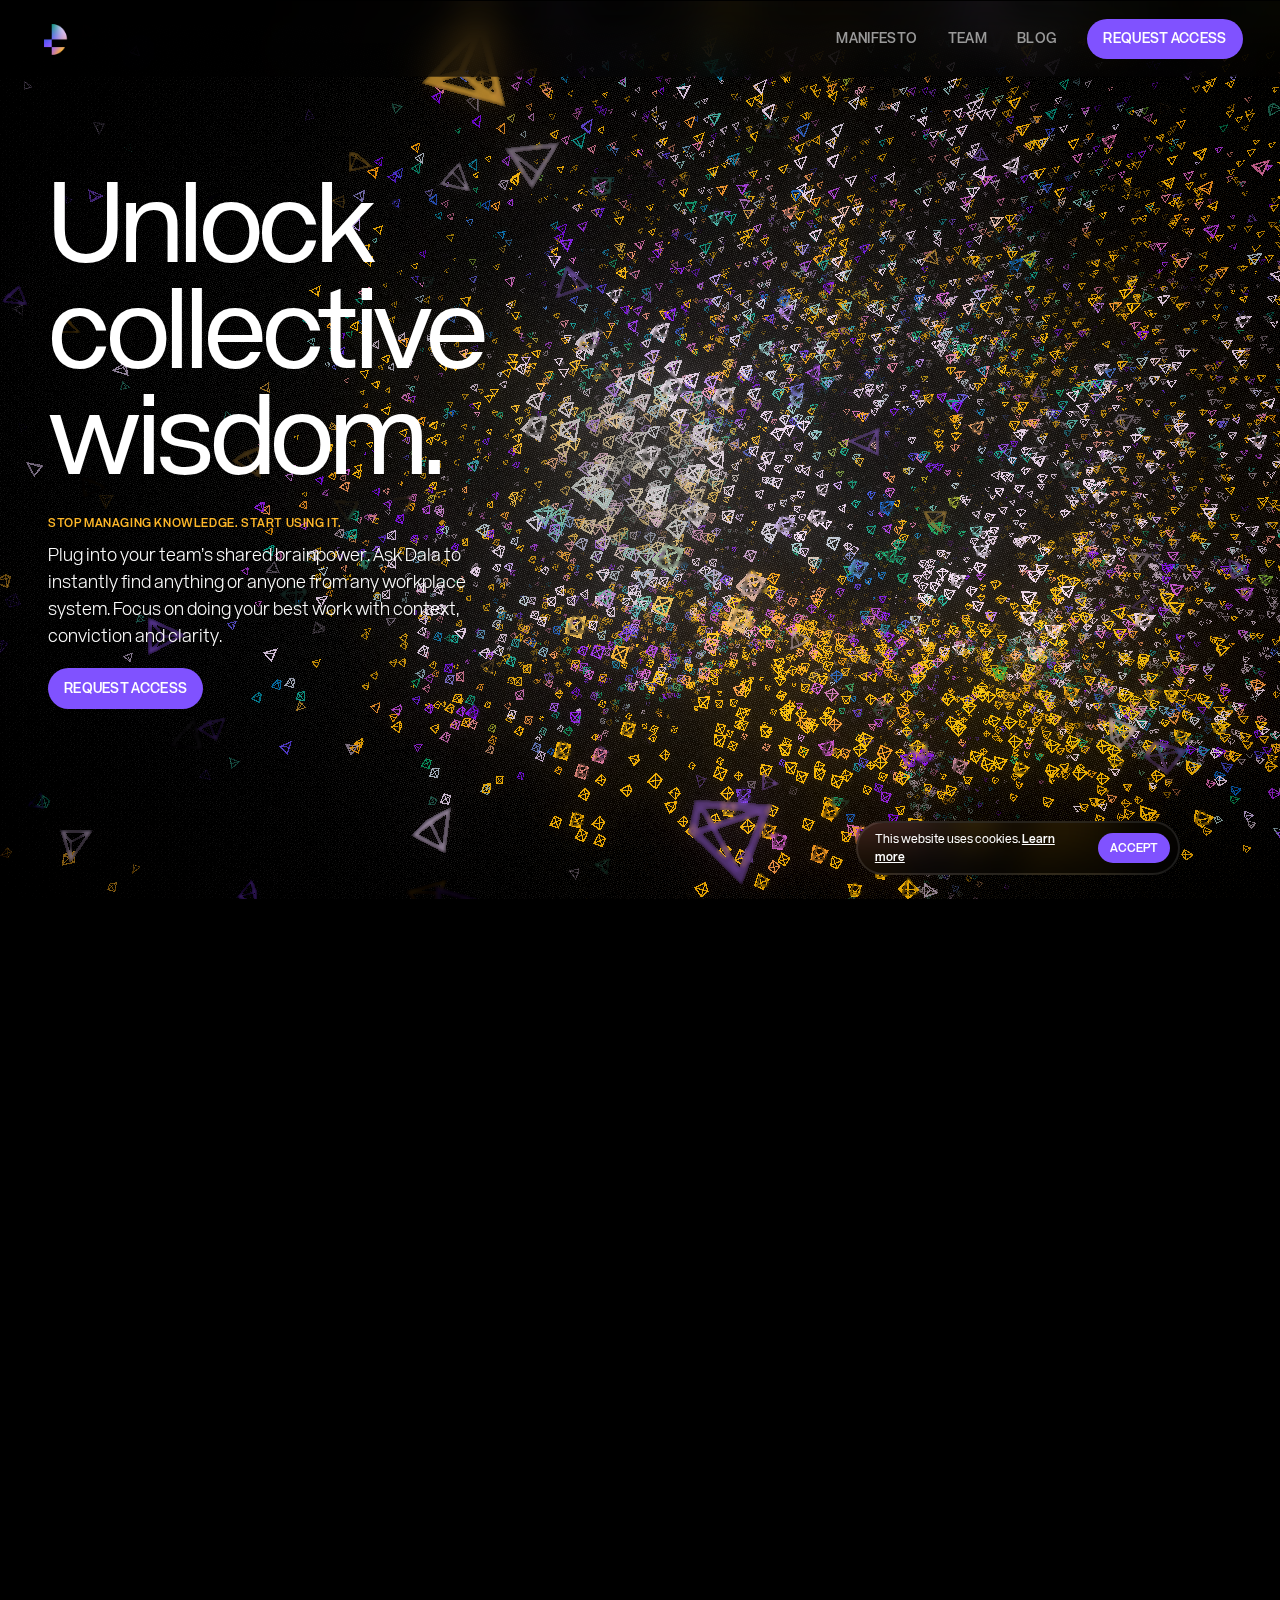
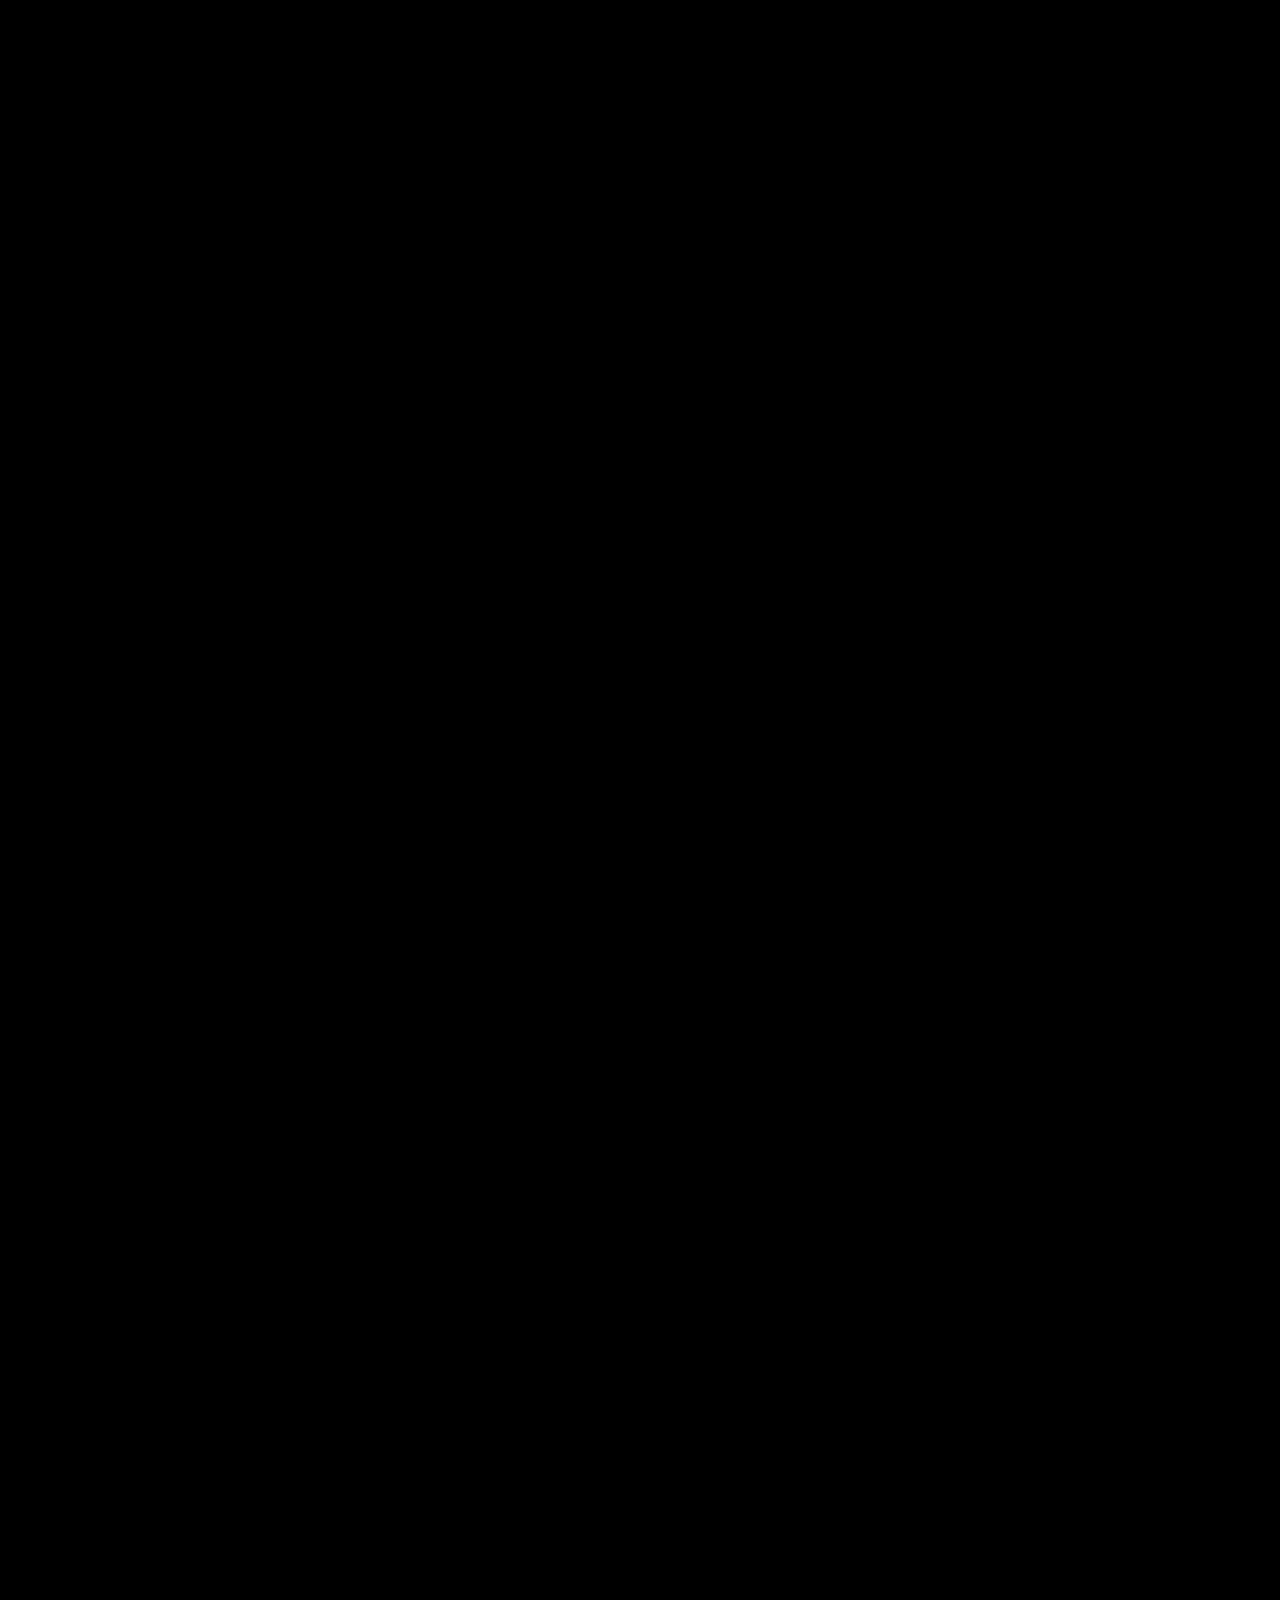
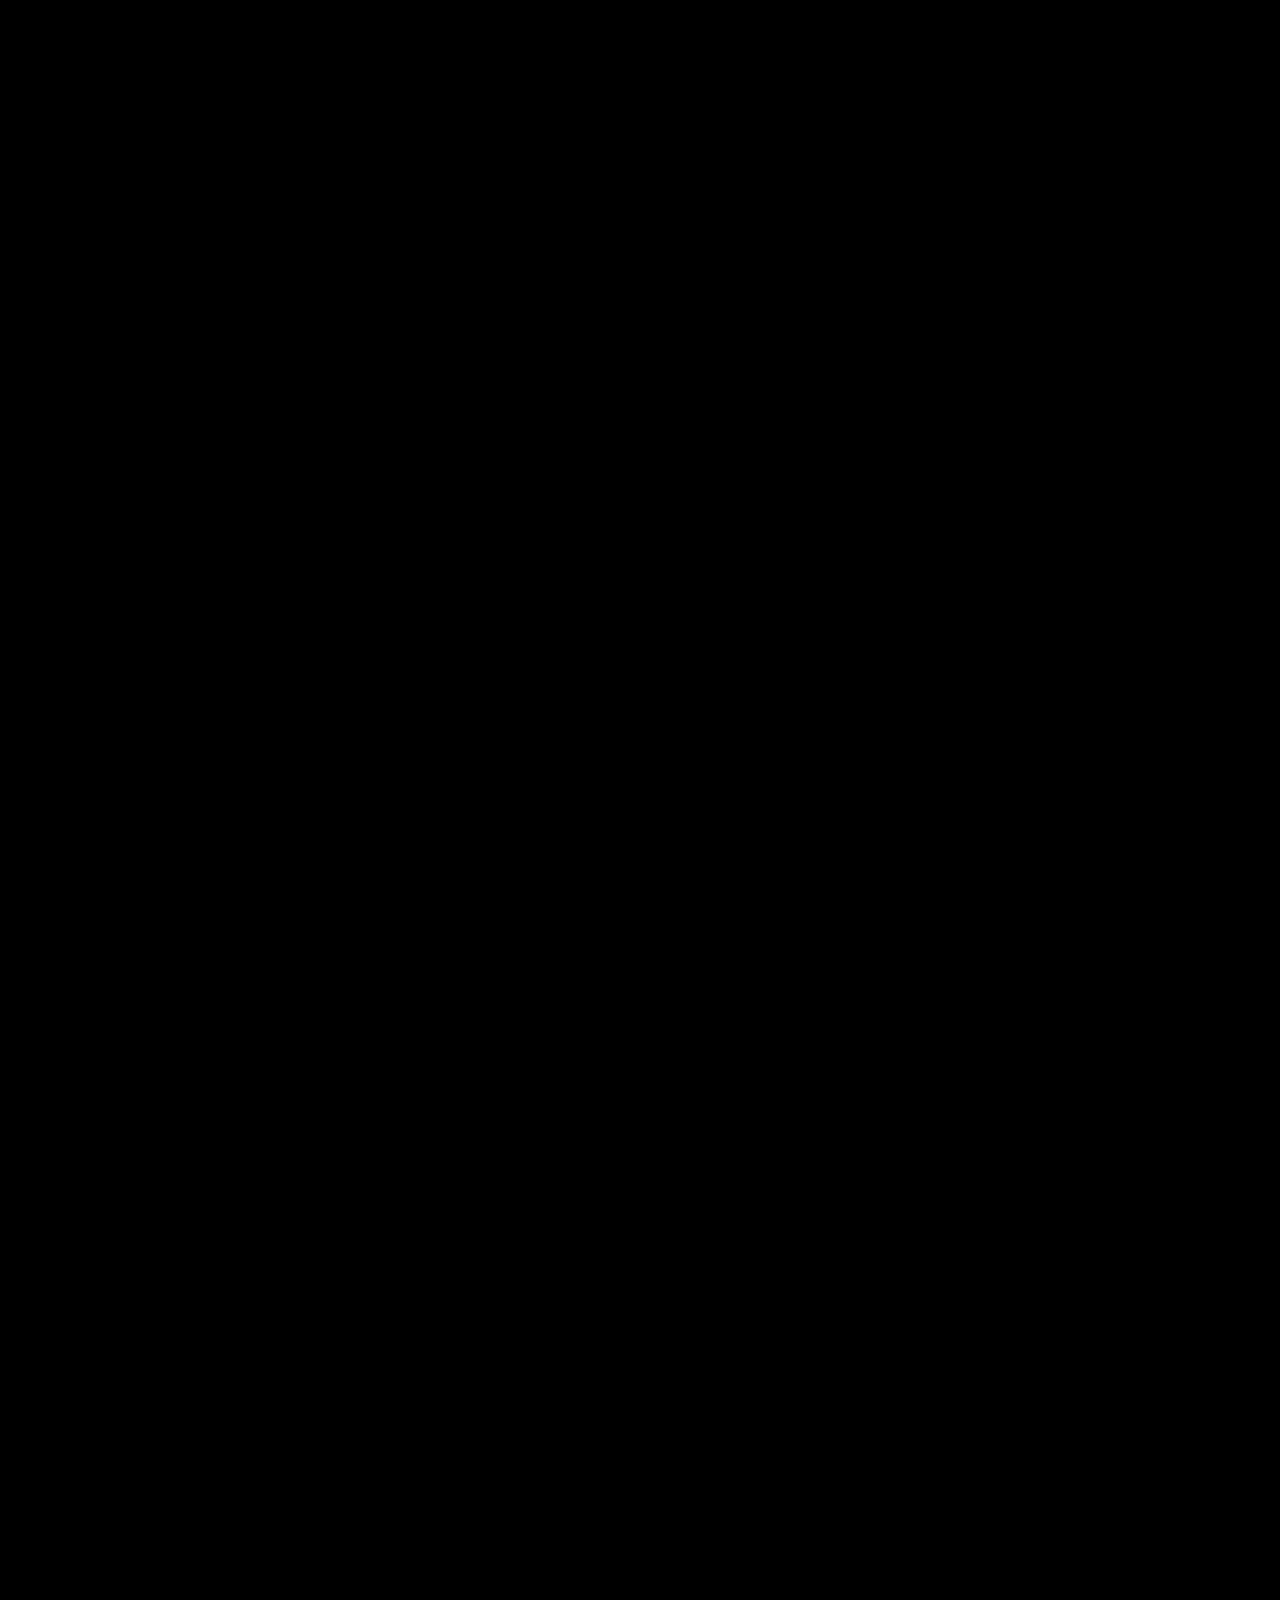
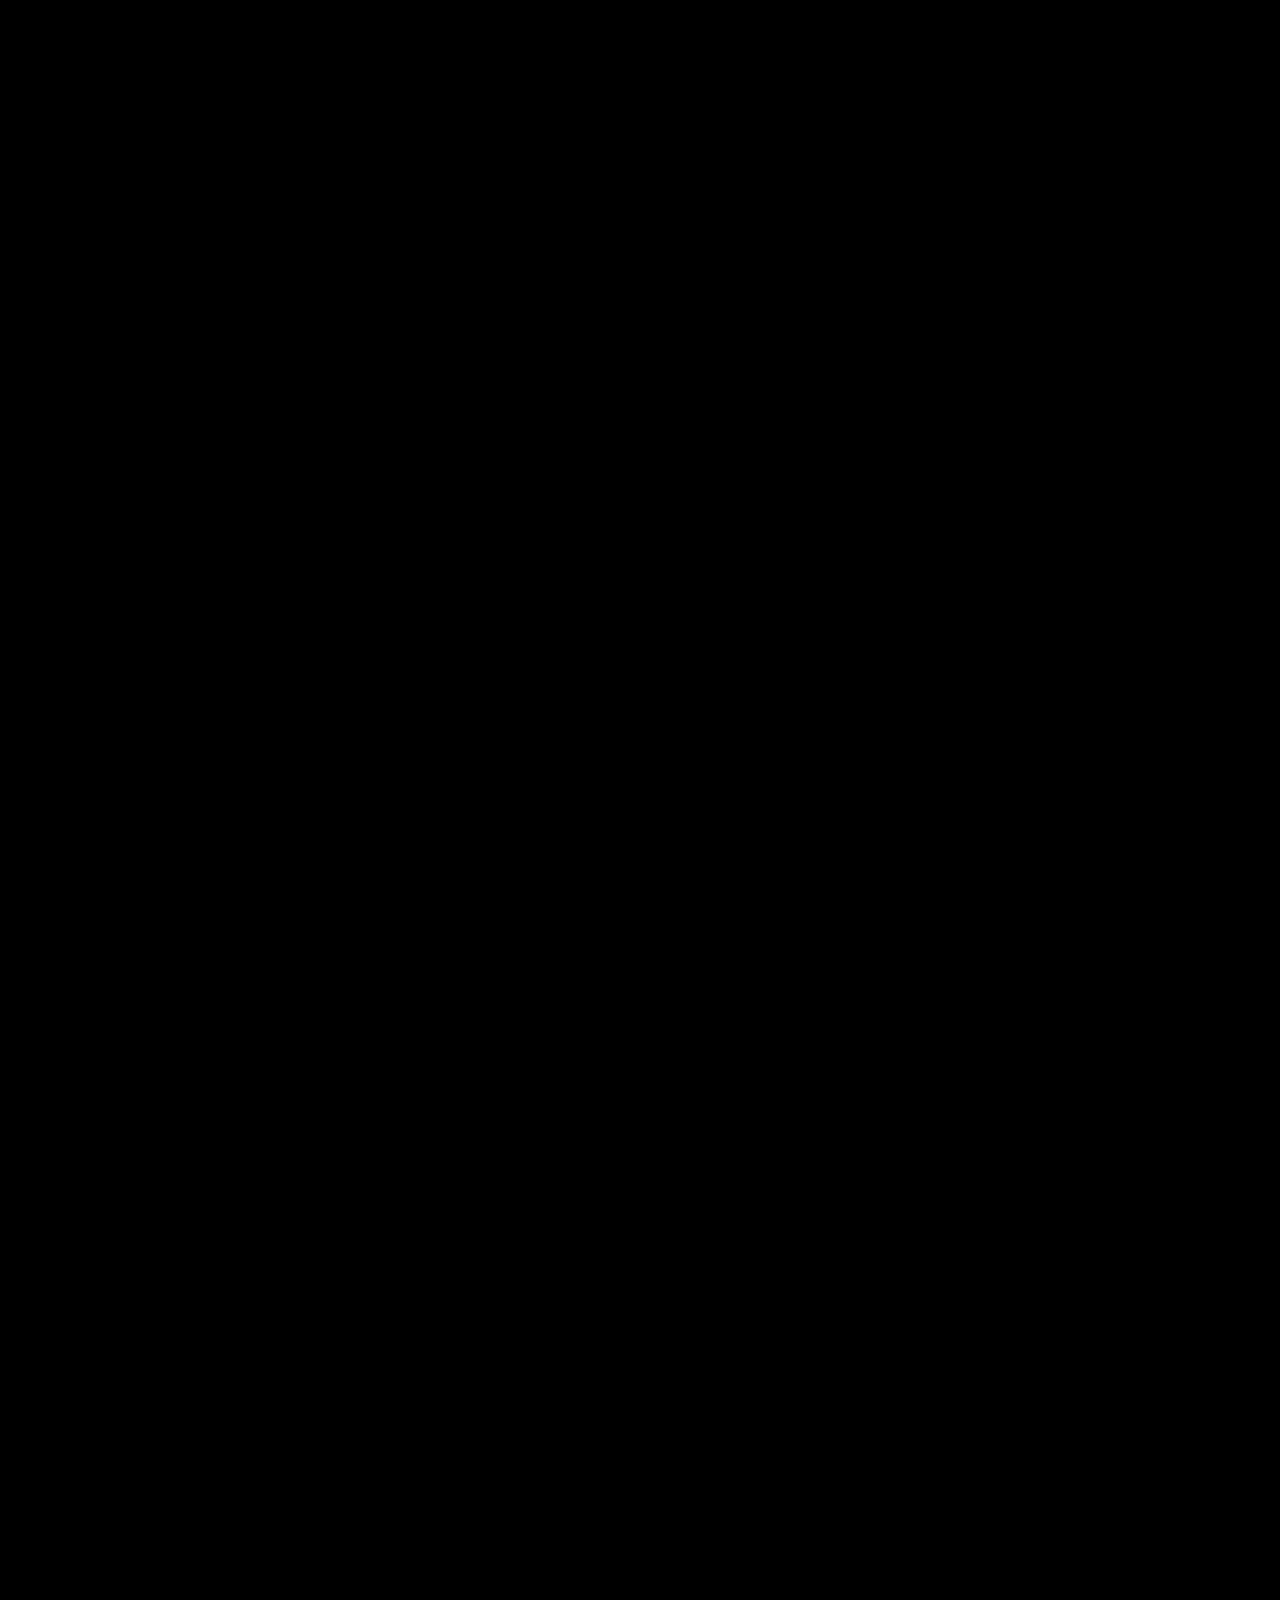
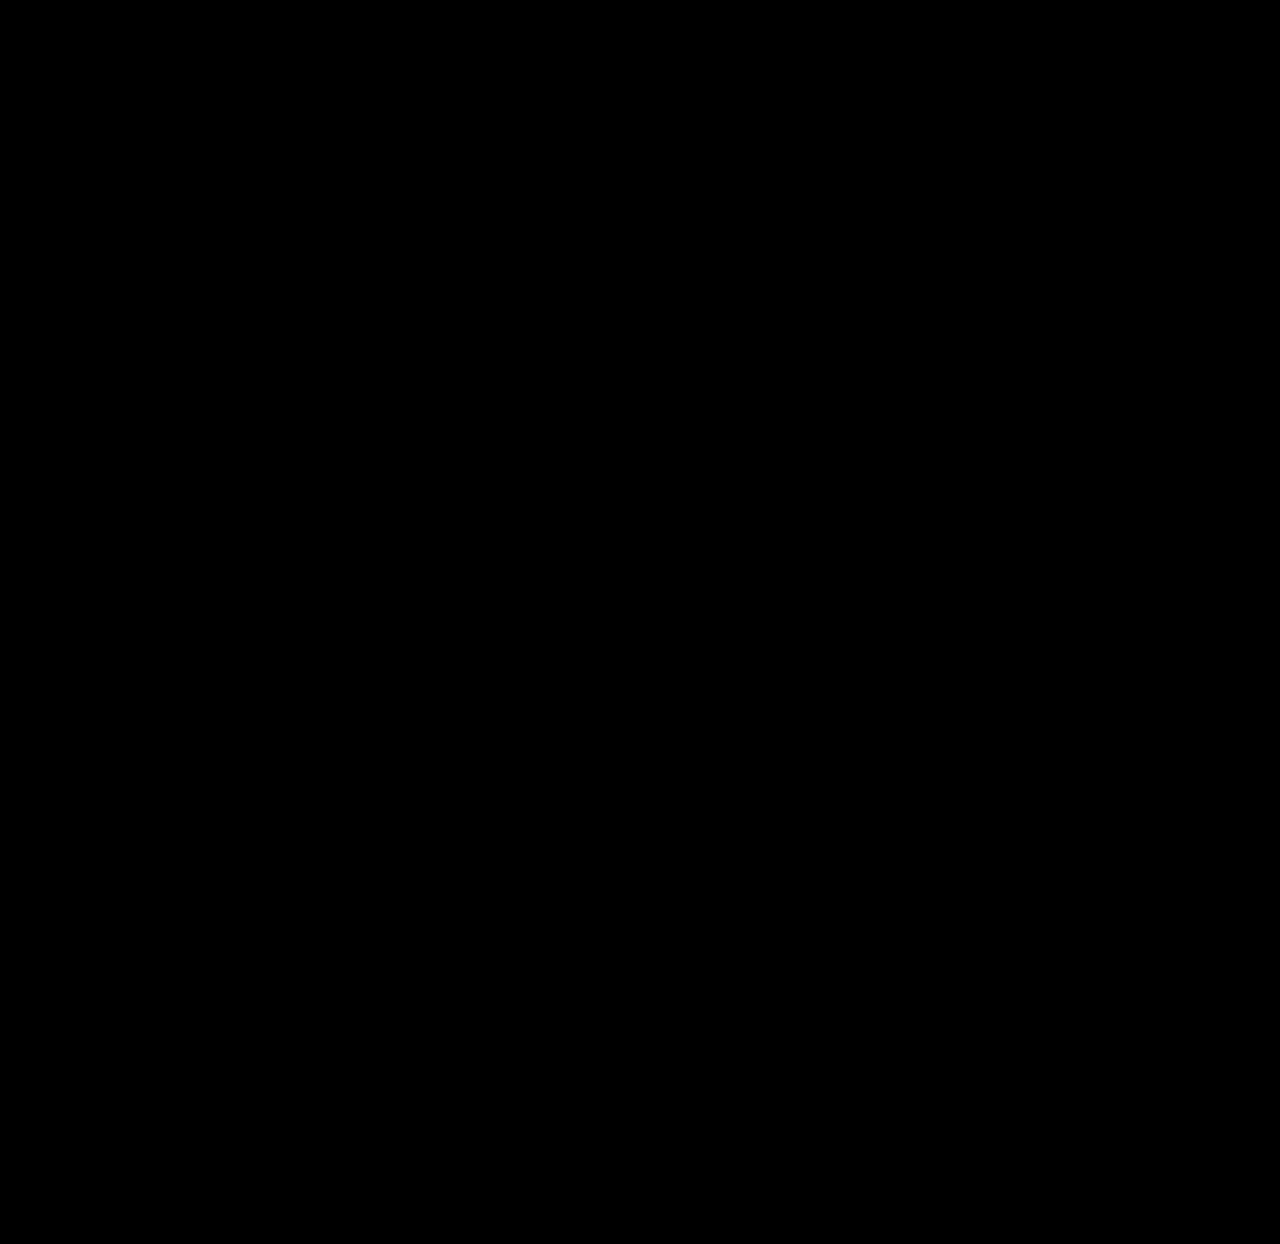
<file: index.html>
<!doctype html>
   <html lang="en">
   <head>
      <meta charset="utf-8">
      <title>Dala</title>
      <meta name="description" content="Your workplace has the answer. Just ask Dala for it.">
      <meta name="author" content="unseen.co">
      <meta name="viewport" content="width=device-width,initial-scale=1,user-scalable=1">
      <meta property="og:title" content="Dala">
      <meta property="og:site_name" content="Your workplace has the answer. Just ask Dala for it.">
      <meta property="og:url" content="https://dala.ai/">
      <meta property="og:description" content="Your workplace has the answer. Just ask Dala for it.">
      <meta property="og:type" content="website">
      <meta property="og:image" content="https://dala.ai/images/fb-og.jpg">
      <meta property="og:image:alt" content="The Dala logo above the headline &quot;Unlock collective wisdom&quot;, sitting on top of a 3D brain composed of many small pyramidal particles.">
      <meta property="og:image:width" content="1200">
      <meta property="og:image:height" content="630">
      <meta name="twitter:card" content="summary_large_image">
      <meta name="twitter:site" content="@askdala">
      <meta name="twitter:title" content="Dala">
      <meta name="twitter:description" content="Your workplace has the answer. Just ask Dala for it.">
      <meta name="twitter:image" content="https://dala.ai/images/twitter-og.jpg">
      <meta name="twitter:image:alt" content="The Dala logo above the headline &quot;Unlock collective wisdom&quot;, sitting on top of a 3D brain composed of many small pyramidal particles.">
      <link rel="apple-touch-icon" sizes="180x180" href="images/favicons/apple-touch-icon.png">
      <link rel="icon" type="image/png" sizes="32x32" href="images/favicons/favicon-32x32.png">
      <link rel="icon" type="image/png" sizes="16x16" href="images/favicons/favicon-16x16.png">
      <link rel="manifest" href="images/favicons/site.webmanifest">
      <link rel="mask-icon" href="images/favicons/safari-pinned-tab.svg" color="#5bbad5">
      <link rel="shortcut icon" href="images/favicons/favicon.ico">
      <meta name="msapplication-TileColor" content="#000">
      <meta name="msapplication-config" content="images/favicons/browserconfig.xml">
      <meta name="theme-color" content="#000000">
      <!-- <link rel="preload" as="font" href="fonts/acronymlight.woff2" crossorigin=""> -->
      <!-- <link rel="preload" as="font" href="fonts/acronymregular.woff2" crossorigin=""> -->
      <!-- <link rel="preload" as="font" href="fonts/acronymsemibold.woff2" crossorigin=""> -->
      <link rel="stylesheet" href="css/style.css">
      <!-- <script>function gtag(){dataLayer.push(arguments)}window.dataLayer=window.dataLayer||[],gtag("js",new Date),gtag("config","G-L5SSFERMSM",{cookie_expires:7776e3})</script> -->
   </head>
   <body>
      <button class="nav-toggle js-nav-toggle">
         <svg width="16" height="16" viewBox="0 0 16 16" fill="none" xmlns="http://www.w3.org/2000/svg"><g class="nav-toggle_cross js-nav-toggle-cross" style="display: none;"><path d="M2.56 2.535L13.4386 13.4136" stroke="white" stroke-miterlimit="10"></path><path d="M13.4389 2.58871L2.56034 13.4673" stroke="white" stroke-miterlimit="10"></path></g><g class="nav-toggle_burger js-nav-toggle-burger" style="display: block;"><path d="M0.31 3.35L15.6946 3.35" stroke="white" stroke-miterlimit="10"></path><path d="M0.31 7.96426L15.6946 7.96426" stroke="white" stroke-miterlimit="10"></path><path d="M0.31 12.579L15.6946 12.579" stroke="white" stroke-miterlimit="10"></path></g></svg>
         <span class="sr">Toggle Mobile Navigation</span>
      </button>
      <div class="header-blur-block"></div>
      <header class="header js-header">
         <div class="header__bg js-header-bg">
            <div class="header__bg-inner"></div>
         </div>
         <div class="header__inner js-header-inner">
            <button class="header__logo | js-header-logo" anchor-link="landing">
               <svg width="113" height="48" viewBox="0 0 113 48" fill="none" xmlns="http://www.w3.org/2000/svg" xmlns:xlink="http://www.w3.org/1999/xlink">
                  <image width="38.8085" height="48" xlink:href="images/dala-d.png?id=ef5e37d64e9743b91d7e">
                  <g class="js-header-logo-text-group" clip-path="url(#textClip)">
                     <path class="js-header-logo-text" d="M63.4826 14.253C65.7773 16.4227 66.904 19.3616 66.904 23.0766C66.904 26.7915 65.775 29.9363 63.4826 32.3526C61.1903 34.7689 58.0951 35.9928 54.1673 35.9928H46.3711V10.9951H53.9575C58.0145 10.9951 61.1895 12.0811 63.4826 14.253ZM60.944 30.5268C62.6729 28.7779 63.5533 26.2915 63.5533 23.0607C63.5533 20.0155 62.6729 17.7055 60.944 16.1309C59.215 14.5562 56.9204 13.7892 54.1331 13.7892H49.7241V33.1852H54.2859C56.9569 33.1852 59.1785 32.3028 60.944 30.5177V30.5268Z" fill="white">
                     <path class="js-header-logo-text" d="M80.1758 33.3594V32.6603H80.1393C79.8565 33.6038 79.2269 34.4703 78.2689 35.2485C77.3109 36.0268 75.9401 36.4047 74.1404 36.4047C72.0876 36.4047 70.5069 35.8798 69.4121 34.7938C68.3172 33.7078 67.7447 32.4838 67.7447 31.0495C67.7326 30.271 67.9144 29.5017 68.2739 28.8096C68.5818 28.2217 69.0016 27.6985 69.5102 27.2689C70.0785 26.8568 70.71 26.5383 71.3805 26.3255C72.0286 26.1143 72.6881 25.9391 73.3558 25.8006C73.885 25.6943 74.5556 25.5902 75.4086 25.4839L77.0053 25.2757C78.2051 25.0653 79.0581 24.7508 79.5143 24.3707C79.9705 23.9906 80.1849 23.4273 80.1849 22.692C80.1849 22.3133 80.0875 21.9408 79.9019 21.6099C79.7163 21.2789 79.4487 21.0003 79.1243 20.8006C78.3852 20.3481 77.3953 20.1015 76.1271 20.1015C74.9867 20.1015 74.0743 20.382 73.374 20.9771C73.012 21.2637 72.7171 21.6251 72.5099 22.0361C72.3028 22.4471 72.1882 22.8979 72.1743 23.3572H68.981C69.0517 21.8164 69.6858 20.4522 70.8856 19.2259C72.0853 18.0359 73.78 17.4409 76.0017 17.4409C77.1266 17.4259 78.2466 17.5917 79.3181 17.9318C80.1194 18.1812 80.8629 18.5857 81.5056 19.1219C82.0115 19.6128 82.4187 20.1948 82.7053 20.8368C82.9564 21.4318 83.1341 22.0547 83.2345 22.692C83.3078 23.3077 83.3436 23.9272 83.3417 24.5472V32.3164C83.3483 33.5469 83.449 34.7752 83.6428 35.9906H80.2442C80.2214 35.3888 80.1758 34.5155 80.1758 33.3594ZM78.6567 32.2802C79.715 31.2644 80.2533 29.6897 80.2533 27.5902V25.1694H80.1849C79.9454 25.8631 79.4758 26.4557 78.8528 26.8504C78.1457 27.3029 76.9102 27.6875 75.1463 28.0042C73.666 28.2485 72.6077 28.5992 71.9371 29.0201C71.2665 29.4409 70.9129 30.1038 70.9129 31.0563C70.9059 31.456 70.9989 31.8512 71.1836 32.2065C71.3683 32.5619 71.6389 32.8663 71.9713 33.0924C72.6761 33.6173 73.5953 33.8639 74.7244 33.8639C75.4531 33.8729 76.1763 33.7374 76.8515 33.4655C77.5268 33.1935 78.1405 32.7906 78.6567 32.2802Z" fill="white">
                     <path class="js-header-logo-text" d="M89.7004 10.9951V35.9838H86.5254V10.9951H89.7004Z" fill="white">
                     <path class="js-header-logo-text" d="M104.382 33.3599V32.6608H104.345C104.062 33.6042 103.433 34.4707 102.475 35.249C101.517 36.0273 100.146 36.4051 98.3463 36.4051C96.2934 36.4051 94.7127 35.8802 93.6179 34.7942C92.5231 33.7083 91.9597 32.4843 91.9597 31.0499C91.9464 30.2714 92.1283 29.5017 92.4888 28.8101C92.7967 28.2221 93.2166 27.6989 93.7251 27.2694C94.2934 26.8573 94.925 26.5387 95.5955 26.3259C96.2436 26.1148 96.903 25.9395 97.5707 25.801C98.0999 25.6947 98.7705 25.5906 99.6236 25.4843L101.22 25.2761C102.42 25.0657 103.273 24.7513 103.729 24.3712C104.185 23.9911 104.4 23.4277 104.4 22.6924C104.4 22.3115 104.301 21.9371 104.113 21.6048C103.926 21.2724 103.655 20.9934 103.328 20.7943C102.589 20.3418 101.599 20.0952 100.328 20.0952C99.1993 20.0952 98.2756 20.3757 97.5776 20.9707C97.2155 21.2574 96.9207 21.6187 96.7135 22.0297C96.5063 22.4407 96.3918 22.8915 96.3778 23.3508H93.1959C93.2666 21.8101 93.9007 20.4458 95.1005 19.2196C96.3003 18.0295 97.9927 17.4345 100.217 17.4345C101.342 17.4196 102.462 17.5854 103.533 17.9255C104.334 18.1749 105.078 18.5794 105.721 19.1155C106.226 19.6065 106.634 20.1885 106.92 20.8305C107.171 21.4254 107.349 22.0484 107.449 22.6857C107.523 23.3013 107.559 23.9209 107.557 24.5409V32.3101C107.557 33.5402 107.652 34.7684 107.839 35.9843H104.45C104.416 35.3893 104.382 34.516 104.382 33.3599ZM102.872 32.2807C103.93 31.2648 104.468 29.6902 104.468 27.5906V25.1698H104.4C104.158 25.8649 103.685 26.4577 103.059 26.8508C102.352 27.3033 101.116 27.6879 99.3521 28.0047C97.8718 28.249 96.8135 28.5997 96.1429 29.0205C95.4723 29.4413 95.1187 30.1042 95.1187 31.0567C95.1117 31.4564 95.2048 31.8516 95.3895 32.207C95.5741 32.5623 95.8448 32.8667 96.1771 33.0929C96.8728 33.6178 97.8011 33.8644 98.9256 33.8644C99.6566 33.8752 100.382 33.7406 101.06 33.4686C101.738 33.1966 102.354 32.7926 102.872 32.2807Z" fill="white">
                     <path class="js-header-logo-text" d="M109.939 12.5227C110.402 12.5112 110.858 12.636 111.249 12.8814C111.64 13.1268 111.949 13.4817 112.137 13.9012C112.325 14.3208 112.383 14.7861 112.304 15.2385C112.225 15.6908 112.013 16.1098 111.694 16.4425C111.375 16.7752 110.964 17.0067 110.513 17.1077C110.061 17.2086 109.59 17.1746 109.158 17.0098C108.726 16.845 108.353 16.5568 108.086 16.1818C107.819 15.8068 107.67 15.3617 107.658 14.9028V14.844C107.654 14.5429 107.71 14.244 107.822 13.9643C107.935 13.6846 108.102 13.4297 108.313 13.2141C108.525 12.9984 108.778 12.8264 109.057 12.7078C109.336 12.5891 109.636 12.5262 109.939 12.5227ZM109.939 16.7014C110.31 16.7151 110.676 16.6194 110.992 16.4264C111.308 16.2334 111.559 15.9519 111.713 15.6174C111.868 15.2829 111.919 14.9105 111.86 14.5473C111.801 14.184 111.635 13.8463 111.382 13.5768C111.13 13.3074 110.802 13.1182 110.441 13.0334C110.08 12.9485 109.702 12.9718 109.355 13.1002C109.007 13.2285 108.706 13.4563 108.489 13.7546C108.271 14.0529 108.148 14.4084 108.135 14.7761C108.135 14.7987 108.135 14.8213 108.135 14.844C108.129 15.0817 108.17 15.3183 108.256 15.5403C108.341 15.7623 108.471 15.9654 108.636 16.1379C108.801 16.3104 108.998 16.4489 109.217 16.5456C109.436 16.6423 109.672 16.6953 109.912 16.7014H109.939ZM109.561 16.0838H109.077V13.5951H109.958C110.48 13.5951 110.856 13.9209 110.856 14.4005C110.858 14.5516 110.81 14.6992 110.721 14.8214C110.631 14.9437 110.504 15.0341 110.359 15.0793L110.888 16.0883H110.373L109.939 15.1584H109.581L109.561 16.0838ZM109.561 14.0204V14.7625H109.889C110.19 14.7625 110.345 14.6494 110.345 14.3937C110.345 14.1381 110.181 14.0204 109.889 14.0204H109.561Z" fill="white">
                  </g>
                  <clipPath id="textClip">
                     <rect width="74.1915" height="28" x="38.8085" fill="white" y="10">
                  </clipPath>
               </svg>
               <span class="sr">Dala</span>
            </button>
            <div class="header__cta mr-4">
               <a class="btn t-16 t-14@xs t-16@sm t-ls-0.025 t-600 t-uppercase" aria-label="Request Access" href="https://askdala.typeform.com/to/lSujgyr8" target="_blank" rel="noopener">
                  <span class="btn__text pointer-events-none">Request Access</span>
                  <div class="btn__hover pointer-events-none" aria-hidden="true"></div>
               </a>
            </div>
            <h1 class="sr">Dala</h1>
            <nav class="nav js-nav">
               <div class="nav__bg js-nav-bg">
                  <div class="nav__bg-inner"></div>
               </div>
               <ul class="nav__list js-nav-list">
                  <li class="nav__item | js-nav-item" section-name="manifesto"><a href="#manifesto" aria-label="Manifesto" class="nav__link js-nav-link" anchor-link="manifesto">Manifesto</a></li>
                  <li class="nav__item | js-nav-item" section-name="team"><a href="#team" aria-label="Team" class="nav__link js-nav-link" anchor-link="team">Team</a></li>
                  <li class="nav__item | js-nav-item" section-name="blog"><a class="nav__link js-nav-link" aria-label="Blog" href="https://medium.com/dala-ai" target="_blank" rel="noopener">Blog</a></li>
                  <li class="nav__cta | js-nav-item">
                     <a class="btn t-16 t-14@xs t-16@sm t-ls-0.025 t-600 t-uppercase" aria-label="Request Access" href="https://askdala.typeform.com/to/lSujgyr8" target="_blank" rel="noopener">
                        <span class="btn__text pointer-events-none">Request Access</span>
                        <div class="btn__hover pointer-events-none" aria-hidden="true"></div>
                     </a>
                  </li>
               </ul>
            </nav>
         </div>
      </header>
      <div role="dialog" aria-modal="false" aria-labelledby="cookie-notice-title" aria-describedby="cookie-notice-body" class="cookie-notice fixed | js-cookie-notice">
         <div class="d-flex items-center">
            <div class="flex-grow pr-1">
               <div class="sr" id="cookie-notice-title">Cookie consent</div>
               <div id="cookie-notice-body" class="cookie-notice__body t-500">This website uses cookies. <a href="#cookies" class="cookie-notice__link t-600" target="_blank" rel="noreferrer noopener">Learn more<span class="sr"> about how we use Cookies</span></a></div>
            </div>
            <div class="flex-no-shrink d-flex"><button [type]="button" class="btn t-16 t-lh-1.2 t-14@xs t-lh-1.4@xs t-16@sm t-lh-1.2@sm -t-ls-0.025 t-600 t-uppercase | js-cookie-notice-toggle">Accept</button></div>
         </div>
      </div>
      <div class="site-loader | js-site-loader">
         <div class="site-loader__background"></div>
         <div class="site-loader__content">
            <div class="site-loader__main">
               <div class="site-loader__spinner | js-site-loader-spinner">
                  <svg class="site-loader__spinner-svg | js-site-loader-spinner-svg" width="142" height="141" viewBox="0 0 142 141" fill="none" xmlns="http://www.w3.org/2000/svg"><rect x="63.6035" width="14.7917" height="14.7917" fill="white"></rect><rect x="63.6035" y="125.729" width="14.7917" height="14.7917" fill="white"></rect><rect x="142" y="62.125" width="14.7917" height="14.7917" transform="rotate(90 142 62.125)" fill="white"></rect><rect x="16.2715" y="62.125" width="14.7917" height="16.2708" transform="rotate(90 16.2715 62.125)" fill="white"></rect></svg>
               </div>
               <div class="site-loader__heading | js-site-loader-heading">
                  <div class="site-loader__heading-text">
                     <div class="site-loader__heading-inner | js-site-loader-heading-text">Your workplace has the answer.</div>
                  </div>
                  <div class="site-loader__heading-text">
                     <div class="site-loader__heading-inner | js-site-loader-heading-text">Ask Dala to find it.</div>
                  </div>
               </div>
            </div>
            <div class="site-loader__info d-flex justify-between items-end">
               <div class="site-loader__loading">
                  <div class="d-flex overflow-hidden">
                     <div class="site-loader__loading-text | js-site-loader-loading-text">LOADING</div>
                  </div>
                  <span class="site-loader__ellipsis | js-site-loader-ellipses">
                     <div class="site-loader__ellipsis-wrapper | js-site-loader-ellipses-wrapper"><span style="display: inline;">.</span> <span style="display: inline;">.</span> <span style="display: inline;">.</span></div>
                  </span>
               </div>
               <div class="site-loader__completed | js-site-loader-completed-text"><span>Completed</span></div>
               <div class="site-loader__progress | js-site-loader-progress"><span class="js-site-loader-progress-digit"></span> <span class="js-site-loader-progress-digit"></span> <span class="js-site-loader-progress-digit">0</span></div>
            </div>
         </div>
      </div>
      <div class="nav-transition-mask-bg | js-nav-transition-mask-bg"></div>
      <div class="nav-transition-mask js-nav-transition-mask">
         <div class="nav-transition-mask__spinner | js-nav-transition-mask-spinner">
            <svg class="nav-transition-mask__spinner-svg | js-nav-transition-mask-spinner-svg" width="142" height="141" viewBox="0 0 142 141" fill="none" xmlns="http://www.w3.org/2000/svg">
               <rect x="63.6035" width="14.7917" height="14.7917" fill="white">
               <rect x="63.6035" y="125.729" width="14.7917" height="14.7917" fill="white">
               <rect x="142" y="62.125" width="14.7917" height="14.7917" transform="rotate(90 142 62.125)" fill="white">
               <rect x="16.2715" y="62.125" width="14.7917" height="16.2708" transform="rotate(90 16.2715 62.125)" fill="white">
            </svg>
         </div>
      </div>
      <div asscroll-container>
         <main>
            <div anchor-target="landing"></div>
            <div class="section landing | js-section" section-name="landing">
               <h2 class="landing__title t-56 t-80@xs t-104@sm t-150@md t-lh-0.9 -t-ls-0.03 t-400 mb-1.5 t-lh-1.1 mb-1" animate-from="preset: 'splitTextRotateIn', delay: 0, duration: 1, scrollTrigger: { children: 'span' }"><span class="d-block">Unlock</span> <span class="d-block">collective</span> <span class="d-block">wisdom.</span></h2>
               <div class="mobile-blur mt-0 mb-auto">
                  <div class="landing__body">
                     <div class="t-16 t-lh-1.2 t-ls-0.05 t-600 t-uppercase mb-1 t-yellow" animate-from="preset: 'splitTextRotateIn', rotate: 7, delay: 1, duration: 1">Stop managing knowledge. Start using it.</div>
                     <p class="t-24 t-lh-1.5 -t-ls-0.02 t-200" animate-from="preset: 'splitTextRotateIn', rotate: 7, delay: 1, duration: 1">Plug into your team’s shared brainpower. Ask Dala to instantly find anything or anyone from any workplace system. Focus on doing your best work with context, conviction and clarity.</p>
                     <div class="overflow-hidden">
                        <div class="d-flex" animate-from="yPercent: 120, rotate: 2, ease: 'expo.out', duration: 1, delay: 1.5">
                           <a class="btn t-16 t-14@xs t-16@sm t-ls-0.025 t-600 t-uppercase" aria-label="Request Access" href="https://askdala.typeform.com/to/lSujgyr8" target="_blank" rel="noopener">
                              <span class="btn__text pointer-events-none">Request Access</span>
                              <div class="btn__hover pointer-events-none" aria-hidden="true"></div>
                           </a>
                        </div>
                     </div>
                  </div>
               </div>
            </div>
            <div class="section section--tall introduction | js-section">
               <div class="mobile-blur">
                  <h2 class="introduction__title t-32 t-lh-1.3 t-56@sm t-lh-0.9@sm t-lh-1.2@sm -t-ls-0.03 t-400 mb-1 mb-2@sm" animate-from="preset: 'splitTextRotateIn', scrollTrigger: { start: 'top bottom' }">Make decisions with confidence</h2>
                  <p class="introduction__body t-24 t-lh-1.5 -t-ls-0.02 t-200" animate-from="preset: 'splitTextRotateIn', rotate: 7, delay: 0.5, duration: 0.8, scrollTrigger: { start: 'top bottom' }">Dala’s bleeding-edge AI search tool automates extracting knowledge from across your organisation so that you can take the guesswork out of your work.</p>
               </div>
            </div>
            <div class="js-section" section-name="manifesto">
               <div class="manifesto--introduction-container" animate-from="preset: 'splitTextRotateIn', rotate: 7, delay: 0.5, duration: 0.8, scrollTrigger: { start: 'top bottom' }, children: '.js-manifesto-p'" animate-mq="smMax">
                  <div class="section manifesto--introduction">
                     <div class="manifesto__body" animate-from="preset: 'splitTextRotateIn', rotate: 7, delay: 0, duration: 0.8, scrollTrigger: { start: 'top bottom' }, children: '.js-manifesto-p'" animate-mq="sm">
                        <p class="t-24 t-lh-1.3 -t-ls-0.03 t-48@sm t-lh-1.2@sm t-400 | js-manifesto-p">This is your workplace today. Countless fragments of critical knowledge scattered across hundreds of disparate systems.</p>
                        <p class="t-24 t-lh-1.3 -t-ls-0.03 t-48@sm t-lh-1.2@sm t-400 | js-manifesto-p">30% of your time is spent trying to organise and find the information and expertise you need to do your job.</p>
                     </div>
                  </div>
                  <div class="section manifesto--introduction">
                     <div class="manifesto__body" animate-from="preset: 'splitTextRotateIn', rotate: 7, delay: 0, duration: 0.8, scrollTrigger: { start: 'top bottom' }, children: '.js-manifesto-p'" animate-mq="sm">
                        <p class="t-24 t-lh-1.3 -t-ls-0.03 t-48@sm t-lh-1.2@sm t-400 | js-manifesto-p">The impossible battle to make sense of this chaos leaves your team feeling overwhelmed and unproductive.</p>
                        <p class="t-24 t-lh-1.3 -t-ls-0.03 t-48@sm t-lh-1.2@sm t-400 | js-manifesto-p">They’re confronted with the anxiety of bothering a busy coworker again, or aimlessly trying to connect the dots with incomplete context.</p>
                     </div>
                  </div>
                  <div class="section manifesto--introduction">
                     <div class="manifesto__body" animate-from="preset: 'splitTextRotateIn', rotate: 7, delay: 0, duration: 0.8, scrollTrigger: { start: 'top bottom' }, children: '.js-manifesto-p'" animate-mq="sm">
                        <p class="t-24 t-lh-1.3 -t-ls-0.03 t-48@sm t-lh-1.2@sm t-400 | js-manifesto-p">Existing solutions are cumbersome and quickly become outdated. Yet another decaying system that requires continuous maintenance.</p>
                        <p class="t-24 t-lh-1.3 -t-ls-0.03 t-48@sm t-lh-1.2@sm t-400 | js-manifesto-p">They fail to understand what you need from the vast amounts of information that your team creates every day.</p>
                     </div>
                  </div>
               </div>
            </div>
            <div class="section section--tall manifesto manifesto--section items-end@md js-section" section-name="manifesto">
               <div class="manifesto__inner mobile-blur">
                  <h2 class="manifesto__title t-32 t-lh-1.3 t-56@sm t-lh-0.9@sm t-lh-1.2@sm -t-ls-0.03 t-400 mb-1 mb-2@sm" animate-from="preset: 'splitTextRotateIn', scrollTrigger: { start: 'top bottom' }">Spark lightbulb moments</h2>
                  <div class="manifesto__body" animate-from="preset: 'splitTextRotateIn', rotate: 7, delay: 0.5, duration: 0.8, scrollTrigger: { start: 'top bottom' }, children: 'p'">
                     <p class="t-24 t-lh-1.5 -t-ls-0.02 t-200">Dala is your intelligent, real-time source of truth that eliminates the cultural, financial and operational struggles of splintered tools.</p>
                     <p class="t-24 t-lh-1.5 -t-ls-0.02 t-200">We connect your systems behind the scenes and pull together exactly the knowledge you require into an elegant contextual view.</p>
                     <p class="t-24 t-lh-1.5 -t-ls-0.02 t-200">Just ask Dala for the answer that advances your work, and helps you make better decisions with more confidence.</p>
                  </div>
               </div>
            </div>
            <div class="section section--tall manifesto manifesto--section items-start@md js-section" section-name="manifesto">
               <div class="manifesto__inner mobile-blur">
                  <h2 class="manifesto__title t-32 t-lh-1.3 t-56@sm t-lh-0.9@sm t-lh-1.2@sm -t-ls-0.03 t-400 mb-1 mb-2@sm" animate-from="preset: 'splitTextRotateIn', scrollTrigger: { start: 'top bottom' }">Build a better world of work</h2>
                  <div class="manifesto__body" animate-from="preset: 'splitTextRotateIn', rotate: 7, delay: 0.5, duration: 0.8, scrollTrigger: { start: 'top bottom' }, children: 'p'">
                     <p class="t-24 t-lh-1.5 -t-ls-0.02 t-200">Our mission is to make work more coherent and delightful—reframing productivity from <em>doing more</em> to <a href="https://medium.com/dala-ai/why-we-started-dala-a36fc6cbbdb9" target="_blank" rel="noreferrer noopener"><em>being better<span class="t-white">.</span></em></a></p>
                     <p class="t-24 t-lh-1.5 -t-ls-0.02 t-200">Your happiest and most purposeful moments at work are when you’re in flow, intellectually stimulated, and creating value for customers.</p>
                     <p class="t-24 t-lh-1.5 -t-ls-0.02 t-200">We want to recreate that every time you experience Dala. A tool that is completely integrated with how you think, feel and work.</p>
                  </div>
               </div>
            </div>
            <div class="section js-section js-team-section mb-1" section-name="team" anchor-target="team">
               <div class="team">
                  <div class="team__head js-team-head" animate-mq="sm" animate-from="y: '-5vw', scrollTrigger: { scrub: 0.5, once: false, start: 'top bottom' }">
                     <h2 class="t-56 t-lh-1 t-64@sm t-lh-1.2@sm t-104@md t-lh-1.1@md -t-ls-0.03 t-400 mb-2@xs mb-2.5@sm mb-3@md" animate-from="preset: 'splitTextRotateIn', scrollTrigger: { start: 'top bottom' }">Our team</h2>
                  </div>
                  <div class="team-slider | js-slider">
                     <div class="team-slider__slides-container">
                        <ul class="team-slider__slides | js-slides">
                           <li class="team-card | js-slide" slide-id="Haroun Hickman">
                              <div class="team-card__inner"><img class="team-card__image | js-slide-image" src="images/team/haroun.jpg" alt="Portrait of Haroun Hickman" loading="lazy"></div>
                           </li>
                           <li class="team-card | js-slide" slide-id="Poppy Reid">
                              <div class="team-card__inner"><img class="team-card__image | js-slide-image" src="images/team/poppy.jpg" alt="Portrait of Poppy Reid" loading="lazy"></div>
                           </li>
                           <li class="team-card | js-slide" slide-id="Joel Kang">
                              <div class="team-card__inner"><img class="team-card__image | js-slide-image" src="images/team/joel.jpg" alt="Portrait of Joel Kang" loading="lazy"></div>
                           </li>
                           <li class="team-card | js-slide" slide-id="Haroun Hickman">
                              <div class="team-card__inner"><img class="team-card__image | js-slide-image" src="images/team/haroun.jpg" alt="Portrait of Haroun Hickman" loading="lazy"></div>
                           </li>
                           <li class="team-card | js-slide" slide-id="Poppy Reid">
                              <div class="team-card__inner"><img class="team-card__image | js-slide-image" src="images/team/poppy.jpg" alt="Portrait of Poppy Reid" loading="lazy"></div>
                           </li>
                           <li class="team-card | js-slide" slide-id="Joel Kang">
                              <div class="team-card__inner"><img class="team-card__image | js-slide-image" src="images/team/joel.jpg" alt="Portrait of Joel Kang" loading="lazy"></div>
                           </li>
                           <li class="team-card | js-slide" slide-id="Haroun Hickman">
                              <div class="team-card__inner"><img class="team-card__image | js-slide-image" src="images/team/haroun.jpg" alt="Portrait of Haroun Hickman" loading="lazy"></div>
                           </li>
                           <li class="team-card | js-slide" slide-id="Poppy Reid">
                              <div class="team-card__inner"><img class="team-card__image | js-slide-image" src="images/team/poppy.jpg" alt="Portrait of Poppy Reid" loading="lazy"></div>
                           </li>
                           <li class="team-card | js-slide" slide-id="Joel Kang">
                              <div class="team-card__inner"><img class="team-card__image | js-slide-image" src="images/team/joel.jpg" alt="Portrait of Joel Kang" loading="lazy"></div>
                           </li>
                           <li class="team-card | js-slide" slide-id="Haroun Hickman">
                              <div class="team-card__inner"><img class="team-card__image | js-slide-image" src="images/team/haroun.jpg" alt="Portrait of Haroun Hickman" loading="lazy"></div>
                           </li>
                           <li class="team-card | js-slide" slide-id="Poppy Reid">
                              <div class="team-card__inner"><img class="team-card__image | js-slide-image" src="images/team/poppy.jpg" alt="Portrait of Poppy Reid" loading="lazy"></div>
                           </li>
                           <li class="team-card | js-slide" slide-id="Joel Kang">
                              <div class="team-card__inner"><img class="team-card__image | js-slide-image" src="images/team/joel.jpg" alt="Portrait of Joel Kang" loading="lazy"></div>
                           </li>
                           <li class="team-card | js-slide" slide-id="Haroun Hickman">
                              <div class="team-card__inner"><img class="team-card__image | js-slide-image" src="images/team/haroun.jpg" alt="Portrait of Haroun Hickman" loading="lazy"></div>
                           </li>
                           <li class="team-card | js-slide" slide-id="Poppy Reid">
                              <div class="team-card__inner"><img class="team-card__image | js-slide-image" src="images/team/poppy.jpg" alt="Portrait of Poppy Reid" loading="lazy"></div>
                           </li>
                           <li class="team-card | js-slide" slide-id="Joel Kang">
                              <div class="team-card__inner"><img class="team-card__image | js-slide-image" src="images/team/joel.jpg" alt="Portrait of Joel Kang" loading="lazy"></div>
                           </li>
                           <li class="team-card | js-slide" slide-id="Haroun Hickman">
                              <div class="team-card__inner"><img class="team-card__image | js-slide-image" src="images/team/haroun.jpg" alt="Portrait of Haroun Hickman" loading="lazy"></div>
                           </li>
                           <li class="team-card | js-slide" slide-id="Poppy Reid">
                              <div class="team-card__inner"><img class="team-card__image | js-slide-image" src="images/team/poppy.jpg" alt="Portrait of Poppy Reid" loading="lazy"></div>
                           </li>
                           <li class="team-card | js-slide" slide-id="Joel Kang">
                              <div class="team-card__inner"><img class="team-card__image | js-slide-image" src="images/team/joel.jpg" alt="Portrait of Joel Kang" loading="lazy"></div>
                           </li>
                        </ul>
                     </div>
                     <ul class="team-slider__content">
                        <li class="team-slider__content__item">
                           <div class="team-card__content | js-slide-content" slide-id="Haroun Hickman">
                              <span class="t-16 t-lh-1.2 t-ls-0.05 t-600 t-uppercase mb-1 t-purple | js-role">Co Founder &amp; CEO</span>
                              <h3 class="t-40 t-lh-1 t-56@md t-lh-0.9@md t-lh-1.2@md -t-ls-0.03 t-400 mb-1 | js-name">Haroun Hickman</h3>
                              <div class="team-card__social">
                                 <a class="team-card__social__link | js-social-icon" href="https://twitter.com/HarounHickman" target="_blank" rel="noopener">
                                    <span class="sr">Twitter</span> 
                                    <svg class="team-card__social__icon team-card__social__icon--twitter">
                                       <use xlink:href="images/svgsprite.svg#twitter"></use>
                                    </svg>
                                 </a>
                                 <a class="team-card__social__link | js-social-icon" href="https://www.linkedin.com/in/harounhickman" target="_blank" rel="noopener">
                                    <span class="sr">Linkedin</span> 
                                    <svg class="team-card__social__icon team-card__social__icon--linkedin">
                                       <use xlink:href="images/svgsprite.svg#linkedin"></use>
                                    </svg>
                                 </a>
                              </div>
                           </div>
                        </li>
                        <li class="team-slider__content__item">
                           <div class="team-card__content | js-slide-content" slide-id="Poppy Reid">
                              <span class="t-16 t-lh-1.2 t-ls-0.05 t-600 t-uppercase mb-1 t-purple | js-role">Product Design Lead</span>
                              <h3 class="t-40 t-lh-1 t-56@md t-lh-0.9@md t-lh-1.2@md -t-ls-0.03 t-400 mb-1 | js-name">Poppy Reid</h3>
                              <div class="team-card__social">
                                 <a class="team-card__social__link | js-social-icon" href="https://twitter.com/ReidPoppy" target="_blank" rel="noopener">
                                    <span class="sr">Twitter</span> 
                                    <svg class="team-card__social__icon team-card__social__icon--twitter">
                                       <use xlink:href="images/svgsprite.svg#twitter"></use>
                                    </svg>
                                 </a>
                                 <a class="team-card__social__link | js-social-icon" href="https://www.linkedin.com/in/poppy-reid-484087121" target="_blank" rel="noopener">
                                    <span class="sr">Linkedin</span> 
                                    <svg class="team-card__social__icon team-card__social__icon--linkedin">
                                       <use xlink:href="images/svgsprite.svg#linkedin"></use>
                                    </svg>
                                 </a>
                              </div>
                           </div>
                        </li>
                        <li class="team-slider__content__item">
                           <div class="team-card__content | js-slide-content" slide-id="Joel Kang">
                              <span class="t-16 t-lh-1.2 t-ls-0.05 t-600 t-uppercase mb-1 t-purple | js-role">Co Founder &amp; CTO</span>
                              <h3 class="t-40 t-lh-1 t-56@md t-lh-0.9@md t-lh-1.2@md -t-ls-0.03 t-400 mb-1 | js-name">Joel Kang</h3>
                              <div class="team-card__social">
                                 <a class="team-card__social__link | js-social-icon" href="https://twitter.com/_joel_kang_" target="_blank" rel="noopener">
                                    <span class="sr">Twitter</span> 
                                    <svg class="team-card__social__icon team-card__social__icon--twitter">
                                       <use xlink:href="images/svgsprite.svg#twitter"></use>
                                    </svg>
                                 </a>
                                 <a class="team-card__social__link | js-social-icon" href="https://www.linkedin.com/in/joelkang" target="_blank" rel="noopener">
                                    <span class="sr">Linkedin</span> 
                                    <svg class="team-card__social__icon team-card__social__icon--linkedin">
                                       <use xlink:href="images/svgsprite.svg#linkedin"></use>
                                    </svg>
                                 </a>
                              </div>
                           </div>
                        </li>
                     </ul>
                     <div class="team-slider__controls">
                        <button class="team-slider__control team-slider__previous | js-slider-prev">
                           <span class="sr">Previous</span>
                           <div class="team-slider__control-bg | js-slider-prev-bg"></div>
                           <div class="team-slider__control-hover | js-slider-prev-hover"></div>
                           <svg><use xlink:href="images/svgsprite.svg#arrow"></use></svg>
                        </button>
                        <button class="team-slider__control team-slider__next | js-slider-next">
                           <span class="sr">Next</span>
                           <div class="team-slider__control-bg | js-slider-next-bg"></div>
                           <div class="team-slider__control-hover | js-slider-next-hover"></div>
                           <svg><use xlink:href="images/svgsprite.svg#arrow"></use></svg>
                        </button>
                     </div>
                  </div>
                  <div animate-from="y: '-5vw', scrollTrigger: { trigger: '.js-team-head', scrub: 0.5, once: false, start: 'top bottom' }">
                     <h3 class="t-36 t-lh-1 -t-ls-0.03 t-400 mt-5@sm" animate-from="preset: 'splitTextRotateIn', rotate: 7, delay: 0.5, duration: 0.8, scrollTrigger: { start: 'top bottom' }">Build with us.</h3>
                     <div class="team__body" animate-from="preset: 'splitTextRotateIn', rotate: 7, delay: 1, duration: 0.8, scrollTrigger: { start: 'top bottom' }, children: 'p'">
                        <p class="t-20 t-lh-1.5 -t-ls-0.03 t-400">We are actively hiring intentional, empathetic and curious people who thrive on creating delightful experiences. If you'd like to be a part of the journey, email <a href="mailto:careers@dala.ai">careers@dala.ai</a> with your CV or portfolio, and a thoughtful note.</p>
                        <p class="t-20 t-lh-1.5 -t-ls-0.03 t-400">Read more about our values <a href="https://medium.com/dala-ai/why-we-wrote-our-values-before-we-wrote-a-single-line-of-code-99ada8a18cd5" target="_blank" rel="“noreferrer" noopener”>here</a>.</p>
                     </div>
                  </div>
               </div>
               <div class="investors">
                  <div class="investors__item">
                     <div class="investor">
                        <div class="investor__icon d-none@sm" animate-from="yPercent: 100, autoAlpha: 0, rotate: 14, ease: 'expo.out', duration: 1"><img class="investor__icon__image" src="images/investors/1.png" aria-hidden="true" loading="lazy"></div>
                        <div class="investor__icon d-none d-block@sm" dom2webgl="c:Pyramid" material-color="0xFFB829" start-x="1200" parallax-speed="1.5"></div>
                        <div class="investor__body">
                           <div class="t-32 t-lh-1.25 -t-ls-0.03 t-400">Seedcamp</div>
                        </div>
                     </div>
                  </div>
                  <div class="investors__item">
                     <div class="investor">
                        <div class="investor__icon d-none@sm" animate-from="yPercent: 100, autoAlpha: 0, rotate: 14, ease: 'expo.out', duration: 1"><img class="investor__icon__image" src="images/investors/2.png" aria-hidden="true" loading="lazy"></div>
                        <div class="investor__icon d-none d-block@sm" dom2webgl="c:Pyramid" material-color="0x189B81" start-x="-1000" parallax-speed="0.5"></div>
                        <div class="investor__body">
                           <div class="t-32 t-lh-1.25 -t-ls-0.03 t-400">James Meekings</div>
                           <div class="t-16 t-lh-1.3 -t-ls-0.02 t-400 t-grey-4">Co-founder of Funding Circle</div>
                        </div>
                     </div>
                  </div>
                  <div class="investors__item">
                     <div class="investor">
                        <div class="investor__icon d-none@sm" animate-from="yPercent: 100, autoAlpha: 0, rotate: 14, ease: 'expo.out', duration: 1"><img class="investor__icon__image" src="images/investors/3.png" aria-hidden="true" loading="lazy"></div>
                        <div class="investor__icon d-none d-block@sm" dom2webgl="c:Pyramid" material-color="0xFFB829" start-x="1000" parallax-speed="1"></div>
                        <div class="investor__body">
                           <div class="t-32 t-lh-1.25 -t-ls-0.03 t-400">Evening Fund</div>
                        </div>
                     </div>
                  </div>
                  <div class="investors__item">
                     <div class="investor">
                        <div class="investor__icon d-none@sm" animate-from="yPercent: 100, autoAlpha: 0, rotate: 14, ease: 'expo.out', duration: 1"><img class="investor__icon__image" src="images/investors/4.png" aria-hidden="true" loading="lazy"></div>
                        <div class="investor__icon d-none d-block@sm" dom2webgl="c:Pyramid" material-color="0x926AFF" start-x="-1000" parallax-speed="-0.5"></div>
                        <div class="investor__body">
                           <div class="t-32 t-lh-1.25 -t-ls-0.03 t-400">Valia Ventures</div>
                        </div>
                     </div>
                  </div>
                  <div class="investors__item">
                     <div class="investor">
                        <div class="investor__icon d-none@sm" animate-from="yPercent: 100, autoAlpha: 0, rotate: 14, ease: 'expo.out', duration: 1"><img class="investor__icon__image" src="images/investors/5.png" aria-hidden="true" loading="lazy"></div>
                        <div class="investor__icon d-none d-block@sm" dom2webgl="c:Pyramid" material-color="0x926AFF" start-x="1000" parallax-speed="-1"></div>
                        <div class="investor__body">
                           <div class="t-32 t-lh-1.25 -t-ls-0.03 t-400">Roman Schumacher</div>
                           <div class="t-16 t-lh-1.3 -t-ls-0.02 t-400 t-grey-4">Co-founder &amp; CPO at Personio</div>
                        </div>
                     </div>
                  </div>
                  <div class="investors__text" animate-from="y: '2vw', scrollTrigger: { trigger: '.js-team-head', scrub: 0.5, once: false, start: 'top bottom' }">
                     <h2 class="t-56 t-lh-1 t-64@sm t-lh-0.9@sm t-104@md -t-ls-0.03 t-400 mb-2@xs mb-1@sm mb-1.5@md" animate-from="preset: 'splitTextRotateIn', rotate: 7, duration: 0.8, scrollTrigger: { start: 'top bottom' }">Our investors</h2>
                     <div class="investors__body" animate-from="preset: 'splitTextRotateIn', rotate: 7, delay: 0.5, duration: 0.8, scrollTrigger: { start: 'top bottom' }, children: 'p'">
                        <p class="t-20 t-lh-1.5 -t-ls-0.03 t-400">We are supported by some of the world&#39;s most pioneering operators and progressive funds to fuel our growth.</p>
                     </div>
                  </div>
               </div>
            </div>
            <div class="section footer | js-section">
               <div class="footer__head">
                  <h2 class="t-40 t-lh-1 t-48@sm t-lh-1.2@sm t-64@md t-lh-1.1@md -t-ls-0.03 t-400 mb-2" animate-from="preset: 'splitTextRotateIn', scrollTrigger: { start: 'top bottom' }">Your workplace has the answer. Ask Dala to find it.</h2>
                  <div class="d-flex justify-center">
                     <a class="btn t-16 t-14@xs t-16@sm t-ls-0.025 t-600 t-uppercase" aria-label="Request access" href="https://askdala.typeform.com/to/lSujgyr8" target="_blank" rel="noopener">
                        <span class="btn__text pointer-events-none">Request access</span>
                        <div class="btn__hover pointer-events-none" aria-hidden="true"></div>
                     </a>
                  </div>
               </div>
               <div class="footer__bar">
                  <div class="footer__logo">
                     <svg width="113" height="48" viewBox="0 0 113 48" fill="none" xmlns="http://www.w3.org/2000/svg" xmlns:xlink="http://www.w3.org/1999/xlink">
                        <image width="38.8085" height="48" xlink:href="images/dala-d.png?id=ef5e37d64e9743b91d7e">
                        <g class="js-header-logo-text-group" clip-path="url(#textClip)">
                           <path class="js-header-logo-text" d="M63.4826 14.253C65.7773 16.4227 66.904 19.3616 66.904 23.0766C66.904 26.7915 65.775 29.9363 63.4826 32.3526C61.1903 34.7689 58.0951 35.9928 54.1673 35.9928H46.3711V10.9951H53.9575C58.0145 10.9951 61.1895 12.0811 63.4826 14.253ZM60.944 30.5268C62.6729 28.7779 63.5533 26.2915 63.5533 23.0607C63.5533 20.0155 62.6729 17.7055 60.944 16.1309C59.215 14.5562 56.9204 13.7892 54.1331 13.7892H49.7241V33.1852H54.2859C56.9569 33.1852 59.1785 32.3028 60.944 30.5177V30.5268Z" fill="white">
                           <path class="js-header-logo-text" d="M80.1758 33.3594V32.6603H80.1393C79.8565 33.6038 79.2269 34.4703 78.2689 35.2485C77.3109 36.0268 75.9401 36.4047 74.1404 36.4047C72.0876 36.4047 70.5069 35.8798 69.4121 34.7938C68.3172 33.7078 67.7447 32.4838 67.7447 31.0495C67.7326 30.271 67.9144 29.5017 68.2739 28.8096C68.5818 28.2217 69.0016 27.6985 69.5102 27.2689C70.0785 26.8568 70.71 26.5383 71.3805 26.3255C72.0286 26.1143 72.6881 25.9391 73.3558 25.8006C73.885 25.6943 74.5556 25.5902 75.4086 25.4839L77.0053 25.2757C78.2051 25.0653 79.0581 24.7508 79.5143 24.3707C79.9705 23.9906 80.1849 23.4273 80.1849 22.692C80.1849 22.3133 80.0875 21.9408 79.9019 21.6099C79.7163 21.2789 79.4487 21.0003 79.1243 20.8006C78.3852 20.3481 77.3953 20.1015 76.1271 20.1015C74.9867 20.1015 74.0743 20.382 73.374 20.9771C73.012 21.2637 72.7171 21.6251 72.5099 22.0361C72.3028 22.4471 72.1882 22.8979 72.1743 23.3572H68.981C69.0517 21.8164 69.6858 20.4522 70.8856 19.2259C72.0853 18.0359 73.78 17.4409 76.0017 17.4409C77.1266 17.4259 78.2466 17.5917 79.3181 17.9318C80.1194 18.1812 80.8629 18.5857 81.5056 19.1219C82.0115 19.6128 82.4187 20.1948 82.7053 20.8368C82.9564 21.4318 83.1341 22.0547 83.2345 22.692C83.3078 23.3077 83.3436 23.9272 83.3417 24.5472V32.3164C83.3483 33.5469 83.449 34.7752 83.6428 35.9906H80.2442C80.2214 35.3888 80.1758 34.5155 80.1758 33.3594ZM78.6567 32.2802C79.715 31.2644 80.2533 29.6897 80.2533 27.5902V25.1694H80.1849C79.9454 25.8631 79.4758 26.4557 78.8528 26.8504C78.1457 27.3029 76.9102 27.6875 75.1463 28.0042C73.666 28.2485 72.6077 28.5992 71.9371 29.0201C71.2665 29.4409 70.9129 30.1038 70.9129 31.0563C70.9059 31.456 70.9989 31.8512 71.1836 32.2065C71.3683 32.5619 71.6389 32.8663 71.9713 33.0924C72.6761 33.6173 73.5953 33.8639 74.7244 33.8639C75.4531 33.8729 76.1763 33.7374 76.8515 33.4655C77.5268 33.1935 78.1405 32.7906 78.6567 32.2802Z" fill="white">
                           <path class="js-header-logo-text" d="M89.7004 10.9951V35.9838H86.5254V10.9951H89.7004Z" fill="white">
                           <path class="js-header-logo-text" d="M104.382 33.3599V32.6608H104.345C104.062 33.6042 103.433 34.4707 102.475 35.249C101.517 36.0273 100.146 36.4051 98.3463 36.4051C96.2934 36.4051 94.7127 35.8802 93.6179 34.7942C92.5231 33.7083 91.9597 32.4843 91.9597 31.0499C91.9464 30.2714 92.1283 29.5017 92.4888 28.8101C92.7967 28.2221 93.2166 27.6989 93.7251 27.2694C94.2934 26.8573 94.925 26.5387 95.5955 26.3259C96.2436 26.1148 96.903 25.9395 97.5707 25.801C98.0999 25.6947 98.7705 25.5906 99.6236 25.4843L101.22 25.2761C102.42 25.0657 103.273 24.7513 103.729 24.3712C104.185 23.9911 104.4 23.4277 104.4 22.6924C104.4 22.3115 104.301 21.9371 104.113 21.6048C103.926 21.2724 103.655 20.9934 103.328 20.7943C102.589 20.3418 101.599 20.0952 100.328 20.0952C99.1993 20.0952 98.2756 20.3757 97.5776 20.9707C97.2155 21.2574 96.9207 21.6187 96.7135 22.0297C96.5063 22.4407 96.3918 22.8915 96.3778 23.3508H93.1959C93.2666 21.8101 93.9007 20.4458 95.1005 19.2196C96.3003 18.0295 97.9927 17.4345 100.217 17.4345C101.342 17.4196 102.462 17.5854 103.533 17.9255C104.334 18.1749 105.078 18.5794 105.721 19.1155C106.226 19.6065 106.634 20.1885 106.92 20.8305C107.171 21.4254 107.349 22.0484 107.449 22.6857C107.523 23.3013 107.559 23.9209 107.557 24.5409V32.3101C107.557 33.5402 107.652 34.7684 107.839 35.9843H104.45C104.416 35.3893 104.382 34.516 104.382 33.3599ZM102.872 32.2807C103.93 31.2648 104.468 29.6902 104.468 27.5906V25.1698H104.4C104.158 25.8649 103.685 26.4577 103.059 26.8508C102.352 27.3033 101.116 27.6879 99.3521 28.0047C97.8718 28.249 96.8135 28.5997 96.1429 29.0205C95.4723 29.4413 95.1187 30.1042 95.1187 31.0567C95.1117 31.4564 95.2048 31.8516 95.3895 32.207C95.5741 32.5623 95.8448 32.8667 96.1771 33.0929C96.8728 33.6178 97.8011 33.8644 98.9256 33.8644C99.6566 33.8752 100.382 33.7406 101.06 33.4686C101.738 33.1966 102.354 32.7926 102.872 32.2807Z" fill="white">
                           <path class="js-header-logo-text" d="M109.939 12.5227C110.402 12.5112 110.858 12.636 111.249 12.8814C111.64 13.1268 111.949 13.4817 112.137 13.9012C112.325 14.3208 112.383 14.7861 112.304 15.2385C112.225 15.6908 112.013 16.1098 111.694 16.4425C111.375 16.7752 110.964 17.0067 110.513 17.1077C110.061 17.2086 109.59 17.1746 109.158 17.0098C108.726 16.845 108.353 16.5568 108.086 16.1818C107.819 15.8068 107.67 15.3617 107.658 14.9028V14.844C107.654 14.5429 107.71 14.244 107.822 13.9643C107.935 13.6846 108.102 13.4297 108.313 13.2141C108.525 12.9984 108.778 12.8264 109.057 12.7078C109.336 12.5891 109.636 12.5262 109.939 12.5227ZM109.939 16.7014C110.31 16.7151 110.676 16.6194 110.992 16.4264C111.308 16.2334 111.559 15.9519 111.713 15.6174C111.868 15.2829 111.919 14.9105 111.86 14.5473C111.801 14.184 111.635 13.8463 111.382 13.5768C111.13 13.3074 110.802 13.1182 110.441 13.0334C110.08 12.9485 109.702 12.9718 109.355 13.1002C109.007 13.2285 108.706 13.4563 108.489 13.7546C108.271 14.0529 108.148 14.4084 108.135 14.7761C108.135 14.7987 108.135 14.8213 108.135 14.844C108.129 15.0817 108.17 15.3183 108.256 15.5403C108.341 15.7623 108.471 15.9654 108.636 16.1379C108.801 16.3104 108.998 16.4489 109.217 16.5456C109.436 16.6423 109.672 16.6953 109.912 16.7014H109.939ZM109.561 16.0838H109.077V13.5951H109.958C110.48 13.5951 110.856 13.9209 110.856 14.4005C110.858 14.5516 110.81 14.6992 110.721 14.8214C110.631 14.9437 110.504 15.0341 110.359 15.0793L110.888 16.0883H110.373L109.939 15.1584H109.581L109.561 16.0838ZM109.561 14.0204V14.7625H109.889C110.19 14.7625 110.345 14.6494 110.345 14.3937C110.345 14.1381 110.181 14.0204 109.889 14.0204H109.561Z" fill="white">
                        </g>
                        <clipPath id="textClip">
                           <rect width="74.1915" height="28" x="38.8085" fill="white" y="10">
                        </clipPath>
                     </svg>
                     <span class="sr">Dala</span>
                  </div>
                  <div class="footer__copyright"><span class="footer__copyright__item">© 2021 Dala Technologies Limited.</span> <span class="footer__copyright__item">All rights reserved.</span></div>
                  <ul class="footer__nav">
                     <li class="footer__nav__item | js-nav-item" section-name="manifesto"><button class="footer__nav__link t-16 t-lh-1.2 t-14@xs t-lh-1.4@xs t-16@sm t-lh-1.2@sm -t-ls-0.025 t-600 t-uppercase | js-nav-link" anchor-link="manifesto">Manifesto</button></li>
                     <li class="footer__nav__item | js-nav-item" section-name="team"><button class="footer__nav__link t-16 t-lh-1.2 t-14@xs t-lh-1.4@xs t-16@sm t-lh-1.2@sm -t-ls-0.025 t-600 t-uppercase | js-nav-link" anchor-link="team">Team</button></li>
                     <li class="footer__nav__item | js-nav-item" section-name="blog"><a class="footer__nav__link t-16 t-lh-1.2 t-14@xs t-lh-1.4@xs t-16@sm t-lh-1.2@sm -t-ls-0.025 t-600 t-uppercase | js-nav-link" href="https://medium.com/dala-ai" target="_blank" rel="noopener">Blog</a></li>
                     <li class="footer__nav__item | js-nav-item" section-name="privacy"><a class="footer__nav__link t-16 t-lh-1.2 t-14@xs t-lh-1.4@xs t-16@sm t-lh-1.2@sm -t-ls-0.025 t-600 t-uppercase | js-nav-link" href="privacy" target="_blank" rel="noopener">Privacy</a></li>
                     <li class="footer__nav__item | js-nav-item" section-name="terms"><a class="footer__nav__link t-16 t-lh-1.2 t-14@xs t-lh-1.4@xs t-16@sm t-lh-1.2@sm -t-ls-0.025 t-600 t-uppercase | js-nav-link" href="terms" target="_blank" rel="noopener">Terms</a></li>
                  </ul>
                  <div class="footer__social">
                     <a class="footer__social__link" href="https://www.linkedin.com/company/askdala/" rel="noopener" target="_blank">
                        <span class="sr">LinkedIn</span> 
                        <svg class="footer__social__icon footer__social__icon--linkedin">
                           <use xlink:href="images/svgsprite.svg#linkedin"></use>
                        </svg>
                     </a>
                     <a class="footer__social__link" href="https://twitter.com/askdala" rel="noopener" target="_blank">
                        <span class="sr">Twitter</span> 
                        <svg class="footer__social__icon footer__social__icon--twitter">
                           <use xlink:href="images/svgsprite.svg#twitter"></use>
                        </svg>
                     </a>
                     <a class="footer__social__link" href="mailto:hello@dala.ai" rel="noopener" target="_blank">
                        <span class="sr">Email</span> 
                        <svg class="footer__social__icon footer__social__icon--email">
                           <use xlink:href="images/svgsprite.svg#email"></use>
                        </svg>
                     </a>
                  </div>
               </div>
            </div>
            <div style="position: absolute; left: 0; bottom: -1px; width: 2px; height: 2px;"></div>
         </main>
      </div>
      <div class="fixed fill w-1/1 h-1/1 z-negative user-select-none pointer-events-none">
         <canvas id="canvas"></canvas>
      </div>
      <script src="scripts/manifest.js"></script>
      <script src="scripts/vendor.js"></script>
      <script src="scripts/theme.js"></script>
      <!-- <script async src="https://www.googletagmanager.com/gtag/js?id=G-L5SSFERMSM"></script> -->
      <!-- <script>
         !function(i,n){var r,s,a,c;n.__SV||((window.posthog=n)._i=[],n.init=function(t,e,o){(a=i.createElement("script")).type="text/javascript",a.async=!0,a.src=e.api_host+"static/array.js",(c=i.getElementsByTagName("script")[0]).parentNode.insertBefore(a,c);var p=n;for(void 0!==o?p=n[o]=[]:o="posthog",p.people=p.people||[],p.toString=function(t){var e="posthog";return"posthog"!==o&&(e+="."+o),t||(e+=" (stub)"),e},p.people.toString=function(){return p.toString(1)+".people (stub)"},r="capture identify alias people.set people.set_once set_config register register_once unregister opt_out_capturing has_opted_out_capturing opt_in_capturing reset isFeatureEnabled onFeatureFlags".split(" "),s=0;s<r.length;s++)!function(t,e){var o=e.split(".");2==o.length&&(t=t[o[0]],e=o[1]),t[e]=function(){t.push([e].concat(Array.prototype.slice.call(arguments,0)))}}(p,r[s]);n._i.push([t,e,o])},n.__SV=1)}(document,window.posthog||[]),posthog.init("phc_om6EEoimCZ0rbsNAVj3JKXJKUxRoMzW4ilWG7j2YRZw",{api_host:"https://app.posthog.com"
      })
   </script> -->
</body>
</html>
</file>
<file: css/style.css>
html {
	-webkit-text-size-adjust: 100%;
	line-height: 1.15
}

body {
	margin: 0
}

main {
	display: block
}

h1 {
	font-size: 2em;
	margin: .67em 0
}

pre {
	font-family: monospace, monospace;
	font-size: 1em
}

a {
	background-color: transparent
}

abbr[title] {
	border-bottom: 0;
	text-decoration: underline;
	-webkit-text-decoration: underline dotted;
	text-decoration: underline dotted
}

b,
strong {
	font-weight: bolder
}

code,
kbd,
samp {
	font-family: monospace, monospace;
	font-size: 1em
}

small {
	font-size: 80%
}

sub,
sup {
	font-size: 75%;
	line-height: 0;
	position: relative;
	vertical-align: baseline
}

sub {
	bottom: -.25em
}

sup {
	top: -.5em
}

img {
	border-style: none
}

button,
input,
optgroup,
select,
textarea {
	font-family: inherit;
	font-size: 100%;
	line-height: inherit;
	margin: 0
}

button,
input {
	overflow: visible
}

button,
select {
	text-transform: none
}

[type=button],
[type=reset],
[type=submit],
button {
	-webkit-appearance: button
}

[type=button]::-moz-focus-inner,
[type=reset]::-moz-focus-inner,
[type=submit]::-moz-focus-inner,
button::-moz-focus-inner {
	border-style: none;
	padding: 0
}

[type=button]:-moz-focusring,
[type=reset]:-moz-focusring,
[type=submit]:-moz-focusring,
button:-moz-focusring {
	outline: 1px dotted ButtonText
}

fieldset {
	padding: .35em .75em .625em
}

progress {
	vertical-align: baseline
}

textarea {
	overflow: auto
}

[type=checkbox],
[type=radio] {
	-webkit-box-sizing: border-box;
	box-sizing: border-box;
	padding: 0
}

[type=number]::-webkit-inner-spin-button,
[type=number]::-webkit-outer-spin-button {
	height: auto
}

[type=search] {
	-webkit-appearance: textfield;
	outline-offset: -2px
}

[type=search]::-webkit-search-decoration {
	-webkit-appearance: none
}

::-webkit-file-upload-button {
	-webkit-appearance: button;
	font: inherit
}

details {
	display: block
}

[hidden],
template {
	display: none
}

html {
	-webkit-box-sizing: border-box;
	box-sizing: border-box;
	line-height: 1.5
}

*,
:after,
:before {
	-webkit-box-sizing: inherit;
	box-sizing: inherit
}

embed,
iframe,
image,
video {
	vertical-align: baseline
}

figure {
	margin: 0
}

h1,
h2,
h3,
h4,
h5,
h6,
ol,
p,
pre,
ul {
	margin-top: 0
}

img,
svg {
	height: auto;
	max-width: 100%
}

a,
button {
	-webkit-tap-highlight-color: transparent
}

@font-face {
	font-display: swap;
	font-family: Acronym;
	font-style: normal;
	font-weight: 200;
	src: url(../fonts/acronymlight.woff2?a782fa32a3bfe5049e69aeb5c9a63733) format("woff2"), url(../fonts/acronymlight.woff?b29e57809fc3fc0ac699deb3728a7865) format("woff")
}

@font-face {
	font-display: swap;
	font-family: Acronym;
	font-style: normal;
	font-weight: 400;
	src: url(../fonts/acronymregular.woff2?16625e424883b6e93e7a060d00fd2295) format("woff2"), url(../fonts/acronymregular.woff?64c9ac62be080d9e0d95361c96524c40) format("woff")
}

@font-face {
	font-display: swap;
	font-family: Acronym;
	font-style: normal;
	font-weight: 600;
	src: url(../fonts/acronymsemibold.woff2?ae0fc41cc463e97a5e06a63d5995467f) format("woff2"), url(../fonts/acronymsemibold.woff?63b203095a5d55b0442a949743feb792) format("woff")
}

html {
	-webkit-font-smoothing: antialiased;
	font-size: clamp(12px, 375px, .8333333vw);
	-webkit-font-variant-ligatures: none;
	font-variant-ligatures: none
}

body {
	color: #fff;
	font-family: Acronym, system-ui, -apple-system, BlinkMacSystemFont, Segoe UI, Roboto, Helvetica Neue, Arial, Noto Sans, sans-serif
}

p {
	text-shadow: 0 0 8px rgba(0, 0, 0, .8)
}

[asscroll-container] {
	z-index: 0
}

html:not(.is-touch) [asscroll-container] {
	overflow: hidden
}

html:not(.is-touch) [asscroll-container] [asscroll] {
	-ms-overflow-style: none;
	overflow-x: hidden;
	overflow-y: visible !important;
	scrollbar-width: none !important
}

html:not(.is-touch) [asscroll-container] [asscroll]::-webkit-scrollbar {
	height: 0 !important;
	width: 0 !important
}

.asscrollbar {
	height: 100%;
	position: fixed;
	right: 0;
	top: 0;
	width: 20px;
	z-index: 9999
}

.asscrollbar__handle {
	height: 0;
	margin: 0 auto;
	padding: 6px 0;
	visibility: hidden;
	width: 10px
}

.asscrollbar__handle>div {
	background-color: #fff;
	border-radius: 10px;
	height: 100%;
	opacity: .3;
	width: 100%
}

.asscrollbar.show .asscrollbar__handle {
	visibility: visible
}

body {
	background-color: #000
}

.section {
	-webkit-box-orient: vertical;
	-webkit-box-direction: normal;
	-webkit-box-pack: center;
	display: -webkit-box;
	display: flex;
	flex-direction: column;
	justify-content: center;
	min-height: calc(var(--vh)*50);
	overflow: hidden;
	padding: 3.125rem 2.5rem
}

@media (min-width:768px) {
	.section {
		padding: 3.125rem 3rem
	}
}

@media (min-width:1024px) {
	.section {
		padding: 4rem
	}
}

@media (min-width:1366px) {
	.section {
		min-height: calc(var(--vh)*100);
		padding: 5rem 10rem
	}
}

.section--tall {
	min-height: calc(var(--vh)*100)
}

@media (min-width:1366px) {
	.section--tall {
		min-height: calc(var(--vh)*150)
	}
}

.header {
	overflow: visible;
	top: 0;
	top: 1px
}

.header,
.header-blur-block {
	left: 0;
	position: fixed;
	width: 100%;
	z-index: 1000
}

.header-blur-block {
	background-color: #000;
	display: block;
	height: 1px;
	top: 0
}

.header__inner {
	-webkit-box-orient: horizontal;
	-webkit-box-direction: normal;
	-webkit-box-align: center;
	-webkit-box-pack: justify;
	align-items: center;
	display: -webkit-box;
	display: flex;
	flex-direction: row;
	height: 100%;
	justify-content: space-between;
	padding: 1.25rem;
	pointer-events: none;
	position: relative;
	width: 100%;
	z-index: 1
}

@media (min-width:768px) {
	.header__inner {
		padding: 1.5rem 3.125rem;
		-webkit-transform: translateY(1rem);
		transform: translateY(1rem)
	}
}

.header__bg {
	height: 100%;
	left: 0;
	overflow: hidden;
	pointer-events: none;
	position: absolute;
	top: 0;
	-webkit-transform: scaleY(0);
	transform: scaleY(0);
	-webkit-transform-origin: center top;
	transform-origin: center top;
	width: 100%;
	z-index: 0
}

.header__bg-inner {
	-webkit-box-flex: 1;
	flex: 1 1 100%;
	height: 100%;
	-webkit-transform: scaleY(1.1);
	transform: scaleY(1.1);
	-webkit-transform-origin: bottom;
	transform-origin: bottom
}

@supports ((-webkit-backdrop-filter:blur(20px)) or (backdrop-filter:blur(20px))) {
	.header__bg-inner {
		-webkit-backdrop-filter: blur(20px);
		backdrop-filter: blur(20px);
		background: -webkit-gradient(linear, left bottom, left top, from(rgba(0, 0, 0, .5)), to(rgba(0, 0, 0, .1)));
		background: linear-gradient(1turn, rgba(0, 0, 0, .5), rgba(0, 0, 0, .1))
	}
}

@supports not ((-webkit-backdrop-filter:blur(20px)) or (backdrop-filter:blur(20px))) {
	.header__bg-inner {
		background: -webkit-gradient(linear, left bottom, left top, from(rgba(0, 0, 0, .8)), to(rgba(0, 0, 0, .9)));
		background: linear-gradient(1turn, rgba(0, 0, 0, .8), rgba(0, 0, 0, .9))
	}
}

.header__logo {
	-webkit-appearance: none;
	-moz-appearance: none;
	appearance: none;
	background-color: transparent;
	border: none;
	cursor: pointer;
	font-size: 0;
	height: 3rem;
	margin-bottom: 0;
	pointer-events: auto;
	text-decoration: none;
	width: 7.063rem;
	z-index: 2
}

.header__logo svg {
	width: 100%
}

.header__cta {
	pointer-events: auto;
	z-index: 2
}

@media (min-width:768px) {
	.header__cta {
		display: none
	}
}

.nav {
	left: 0;
	pointer-events: none;
	position: absolute;
	top: 0;
	width: 100%;
	z-index: 1
}

@media (min-width:768px) {
	.nav {
		pointer-events: auto;
		position: relative;
		width: auto
	}
}

.nav__list {
	-webkit-box-align: center;
	-webkit-box-pack: center;
	align-items: center;
	justify-content: center;
	list-style: none;
	margin: 0;
	padding: 6.813rem 0 4.313rem;
	pointer-events: none
}

@media (min-width:768px) {
	.nav__list {
		-webkit-box-align: center;
		-webkit-box-pack: center;
		align-items: center;
		display: -webkit-box;
		display: flex;
		justify-content: center;
		padding: 0;
		pointer-events: auto
	}
}

.nav__item {
	-webkit-box-pack: center;
	display: -webkit-box;
	display: flex;
	justify-content: center;
	margin-bottom: 1.5rem;
	overflow: hidden;
	padding: 0 0 .5rem;
	visibility: hidden
}

@media (min-width:768px) {
	.nav__item {
		margin-bottom: 0;
		margin-right: 2.5rem;
		visibility: visible
	}
}

.nav__link {
	-webkit-appearance: none;
	-moz-appearance: none;
	appearance: none;
	background-color: transparent;
	border: none;
	color: #fff;
	cursor: pointer;
	font-size: 14px;
	font-weight: 600;
	letter-spacing: .025em;
	line-height: 1.2;
	overflow: hidden;
	text-decoration: none;
	text-transform: uppercase;
	-webkit-transition: color .5s cubic-bezier(.5, 1, .89, 1);
	transition: color .5s cubic-bezier(.5, 1, .89, 1)
}

@media (min-width:768px) {
	.nav__link {
		color: #9a9a9a
	}

	.nav__item.isActive .nav__link,
	.nav__link:hover {
		color: #fff
	}
}

@media (min-width:1919px) {
	.nav__link {
		font-size: 16px
	}
}

@media (min-width:1921px) {
	.nav__link {
		font-size: inherit
	}
}

.nav__link__chars {
	padding-top: .5rem
}

.nav__cta {
	-webkit-box-pack: center;
	display: -webkit-box;
	display: flex;
	justify-content: center;
	visibility: hidden
}

@media (min-width:768px) {
	.nav__cta {
		visibility: visible
	}
}

.nav-toggle {
	-webkit-box-align: center;
	-webkit-box-pack: center;
	align-items: center;
	-webkit-appearance: none;
	-moz-appearance: none;
	appearance: none;
	background-color: #8052ff;
	border: none;
	border-radius: 50%;
	display: -webkit-box;
	display: flex;
	height: 3.25rem;
	justify-content: center;
	padding: 1rem;
	position: fixed;
	right: 1.25rem;
	top: 1.35rem;
	width: 3.25rem;
	z-index: 1001
}

@media (min-width:768px) {
	.nav-toggle {
		display: none
	}
}

.nav-toggle svg {
	height: 100%;
	pointer-events: none;
	width: 100%
}

.nav-toggle__cross {
	display: none
}

.nav__bg {
	border-bottom: 1px solid hsla(0, 0%, 100%, .1);
	height: 100%;
	left: 0;
	overflow: hidden;
	pointer-events: none;
	position: absolute;
	top: 0;
	-webkit-transform: scaleY(0);
	transform: scaleY(0);
	-webkit-transform-origin: center top;
	transform-origin: center top;
	width: 100%;
	z-index: -1
}

.nav__bg-inner {
	-webkit-box-flex: 1;
	flex: 1 1 100%;
	height: 100%;
	-webkit-transform: scaleY(1.1);
	transform: scaleY(1.1);
	-webkit-transform-origin: bottom;
	transform-origin: bottom
}

@supports ((-webkit-backdrop-filter:blur(20px)) or (backdrop-filter:blur(20px))) {
	.nav__bg-inner {
		-webkit-backdrop-filter: blur(20px);
		backdrop-filter: blur(20px);
		background: -webkit-gradient(linear, left bottom, left top, from(rgba(0, 0, 0, .5)), to(rgba(0, 0, 0, .1)));
		background: linear-gradient(1turn, rgba(0, 0, 0, .5), rgba(0, 0, 0, .1))
	}
}

@supports not ((-webkit-backdrop-filter:blur(20px)) or (backdrop-filter:blur(20px))) {
	.nav__bg-inner {
		background: -webkit-gradient(linear, left bottom, left top, from(rgba(0, 0, 0, .8)), to(rgba(0, 0, 0, .9)));
		background: linear-gradient(1turn, rgba(0, 0, 0, .8), rgba(0, 0, 0, .9))
	}
}

.nav-transition-mask {
	-webkit-box-align: center;
	-webkit-box-pack: center;
	align-items: center;
	justify-content: center;
	pointer-events: none;
	z-index: 9999
}

.nav-transition-mask,
.nav-transition-mask-bg {
	height: 100%;
	left: 0;
	position: fixed;
	top: 0;
	width: 100%
}

.nav-transition-mask-bg {
	background-color: #000;
	visibility: hidden;
	z-index: 9998
}

.nav-transition-mask__spinner {
	-webkit-box-pack: center;
	-webkit-box-align: center;
	align-items: center;
	display: -webkit-box;
	display: flex;
	height: 100%;
	justify-content: center;
	-webkit-transform-origin: center;
	transform-origin: center
}

.nav-transition-mask__spinner-svg {
	height: 60px;
	-webkit-transform-origin: center;
	transform-origin: center;
	visibility: hidden;
	width: 60px
}

@media (min-width:768px) {
	.nav-transition-mask__spinner-svg {
		height: 100px;
		width: 100px
	}
}

.btn {
	-webkit-box-pack: center;
	-webkit-box-align: center;
	align-items: center;
	-webkit-appearance: none;
	-moz-appearance: none;
	appearance: none;
	background-color: #8052ff;
	border: none;
	color: #fff;
	cursor: pointer;
	display: -webkit-box;
	display: flex;
	justify-content: center;
	line-height: 1rem;
	overflow: hidden;
	padding: 14.4px 15.96px;
	position: relative;
	text-decoration: none
}

.btn,
.btn .btn__text--hover {
	border-radius: 1.875rem
}

@media (min-width:1919px) {
	.btn {
		padding: 16.48px 20px
	}
}

@media (min-width:1921px) {
	.btn {
		padding: 1.03rem 1.25rem
	}
}

.btn__text {
	display: -webkit-box;
	display: flex;
	font-size: 14px;
	line-height: .95rem;
	-webkit-transform: translateZ(0);
	transform: translateZ(0);
	z-index: 2
}

@media (min-width:1919px) {
	.btn__text {
		font-size: 16px
	}
}

@media (min-width:1921px) {
	.btn__text {
		font-size: inherit
	}
}

.btn__hover {
	-webkit-box-pack: center;
	-webkit-box-align: center;
	align-items: center;
	background: #15846e;
	-webkit-clip-path: ellipse(120% 180% at 50% 310%);
	clip-path: ellipse(120% 180% at 50% 310%);
	height: 100%;
	justify-content: center;
	left: 0;
	position: absolute;
	top: 0;
	-webkit-transition: -webkit-clip-path 1.1s cubic-bezier(.215, .61, .355, 1);
	transition: -webkit-clip-path 1.1s cubic-bezier(.215, .61, .355, 1);
	transition: clip-path 1.1s cubic-bezier(.215, .61, .355, 1);
	transition: clip-path 1.1s cubic-bezier(.215, .61, .355, 1), -webkit-clip-path 1.1s cubic-bezier(.215, .61, .355, 1);
	width: 100%;
	z-index: 1
}

.btn:focus .btn__hover,
.btn:hover .btn__hover {
	-webkit-clip-path: ellipse(120% 180% at 50% 60%);
	clip-path: ellipse(120% 180% at 50% 60%)
}

.landing {
	-webkit-box-pack: start;
	justify-content: flex-start;
	margin-top: calc(var(--vh)*20)
}

@media (min-width:1024px) {
	.landing {
		margin-top: 0;
		padding-top: calc(var(--vh)*20)
	}
}

@media (min-width:1366px) {
	.landing {
		-webkit-box-pack: center;
		height: 100vh;
		justify-content: center;
		padding-top: 10rem
	}
}

.landing__title {
	letter-spacing: -.04em
}

@media (min-width:1366px) {
	.landing__title {
		margin-top: auto
	}
}

.landing__title span:before {
	content: "";
	display: block;
	height: 0;
	margin-bottom: -1.5%;
	width: 0
}

@media (min-width:360px) {
	.landing__body {
		max-width: 31.5rem
	}
}

@media (min-width:768px) {
	.landing__body {
		max-width: 35rem
	}
}

.introduction {
	-webkit-box-orient: vertical;
	-webkit-box-direction: normal;
	-webkit-box-align: start;
	-webkit-box-pack: center;
	align-items: flex-start;
	display: -webkit-box;
	display: flex;
	flex-direction: column;
	justify-content: center
}

@media (min-width:768px) {
	.introduction {
		-webkit-box-align: end;
		align-items: flex-end
	}

	.introduction__title {
		width: 50vw
	}
}

@media (min-width:1024px) {
	.introduction__title {
		width: 30rem
	}
}

@media (min-width:768px) {
	.introduction__body {
		width: 50vw
	}
}

@media (min-width:1024px) {
	.introduction__body {
		width: 30rem
	}
}

.manifesto--introduction {
	-webkit-box-align: start;
	-webkit-box-pack: center;
	align-items: flex-start;
	display: -webkit-box;
	display: flex;
	justify-content: center;
	min-height: 0;
	overflow: hidden;
	padding: 0 2.5rem
}

@media (min-width:768px) {
	.manifesto--introduction {
		-webkit-box-align: center;
		-webkit-box-pack: center;
		align-items: center;
		justify-content: center;
		padding: 3.125rem 3rem
	}
}

@media (min-width:1024px) {
	.manifesto--introduction {
		min-height: calc(var(--vh)*50);
		padding: 4rem
	}
}

@media (min-width:1366px) {
	.manifesto--introduction {
		min-height: calc(var(--vh)*100);
		padding: 5rem 10rem
	}
}

.manifesto--introduction .manifesto__body {
	margin: 0
}

.manifesto--introduction .manifesto__body p {
	color: #fff
}

@media (min-width:768px) {
	.manifesto--introduction .manifesto__body {
		-webkit-box-orient: vertical;
		-webkit-box-direction: normal;
		-webkit-box-pack: center;
		-webkit-box-align: center;
		align-items: center;
		display: -webkit-box;
		display: flex;
		flex-direction: column;
		justify-content: center;
		margin: auto;
		text-align: center;
		width: 80vw
	}
}

@media (min-width:1024px) {
	.manifesto--introduction .manifesto__body {
		margin: auto;
		max-width: 90vw;
		width: 95rem
	}
}

.manifesto--section {
	margin-top: 50vh
}

.manifesto--section+.manifesto--section {
	margin-top: 0
}

.manifesto__inner {
	display: inline-block
}

@media (min-width:1024px) {
	.manifesto__title {
		width: 30rem
	}
}

.manifesto__body a {
	color: #ffb829;
	font-weight: 400;
	position: relative;
	text-decoration: none
}

.manifesto__body a:hover:after {
	left: 0;
	right: auto;
	width: 100%
}

.manifesto__body a:after {
	background-color: #ffb829;
	bottom: 0;
	content: "";
	height: 1px;
	left: auto;
	position: absolute;
	right: 0;
	-webkit-transition: width .6s cubic-bezier(.19, 1, .22, 1);
	transition: width .6s cubic-bezier(.19, 1, .22, 1);
	width: 0
}

@media (min-width:1024px) {
	.manifesto__body {
		width: 30rem
	}

	.manifesto--end {
		-webkit-box-align: end;
		align-items: flex-end
	}
}

@media (max-width:767px) {
	[anchor-target=manifesto] {
		margin-top: -42vh;
		padding-top: 42vh
	}
}

.search {
	-webkit-box-align: center;
	align-items: center;
	min-height: 100vh
}

.search__bar {
	border-radius: .625rem;
	height: 3.375rem;
	margin: 0 auto;
	width: 20rem
}

@media (min-width:768px) {
	.search__bar {
		height: 3.375rem;
		width: 24.813rem
	}
}

@media (min-width:1024px) {
	.search__bar {
		height: 4.25rem;
		width: 42.5rem
	}
}

.feature {
	display: -webkit-box;
	display: flex
}

.feature,
.feature__text {
	width: 100%
}

@media (min-width:768px) {
	.feature__text {
		max-width: 29rem;
		width: 50%
	}
}

.feature__image {
	width: 100%
}

@media (min-width:768px) {
	.feature__image {
		width: 50%
	}
}

.feature__body {
	margin-bottom: 2.25rem
}

@media (min-width:768px) {
	.feature--end .feature__text {
		-webkit-box-ordinal-group: 3;
		margin-left: 2rem;
		order: 2
	}

	.feature--end .feature__image {
		-webkit-box-ordinal-group: 2;
		order: 1
	}
}

@media (min-width:1024px) {
	.feature--end .feature__text {
		margin-left: 7rem
	}
}

.team {
	margin: 5rem 0;
	pointer-events: none;
	position: relative;
	z-index: 2
}

@media (min-width:768px) {
	.team {
		margin: 5rem 0
	}
}

@media (min-width:1024px) {
	.team {
		margin: 8vw 0 25rem
	}
}

.team h2 {
	text-align: center
}

@media (min-width:1024px) {
	.team h2 {
		text-align: left
	}
}

.team__head {
	margin: 0 auto 15vw;
	text-align: left
}

@media (min-width:768px) {
	.team__head {
		margin: 0 auto 8vw;
		text-align: center
	}
}

@media (min-width:1024px) {
	.team__head {
		margin-bottom: 0;
		text-align: left
	}
}

.team__body {
	margin: 0 0 5rem;
	max-width: 600px;
	pointer-events: auto;
	text-align: left;
	z-index: 1
}

.team__body a {
	color: #ffb829;
	font-weight: 600;
	position: relative;
	text-decoration: none
}

.team__body a:hover:after {
	left: 0;
	right: auto;
	width: 100%
}

.team__body a:after {
	background-color: #ffb829;
	bottom: 0;
	content: "";
	height: 1px;
	left: auto;
	position: absolute;
	right: 0;
	-webkit-transition: width .6s cubic-bezier(.19, 1, .22, 1);
	transition: width .6s cubic-bezier(.19, 1, .22, 1);
	width: 0
}

@media (min-width:768px) {
	.team__body {
		margin: 0 auto 15rem;
		max-width: noe;
		text-align: center;
		width: 30vh
	}
}

@media (min-width:1024px) {
	.team__body {
		margin: 0;
		text-align: left;
		width: 27rem
	}
}

@media (min-width:1366px) {
	.team__body {
		width: 30rem
	}
}

.investor {
	-webkit-box-orient: horizontal;
	-webkit-box-direction: normal;
	-webkit-box-align: center;
	align-items: center;
	display: -webkit-box;
	display: flex;
	flex-direction: row
}

.investor__icon {
	height: 6rem;
	position: relative;
	width: 6rem
}

@media (min-width:768px) {
	.investor__icon {
		height: 8rem;
		width: 8rem
	}
}

.investors {
	-webkit-box-align: start;
	-webkit-box-orient: vertical;
	-webkit-box-direction: normal;
	align-items: flex-start;
	display: -webkit-box;
	display: flex;
	flex-direction: column;
	margin-bottom: 15rem;
	position: relative
}

@media (min-width:768px) {
	.investors {
		display: grid;
		gap: 0 0;
		grid-template-areas: "body body body""a a a""b b b""c c c""d d d""e e e";
		grid-template-areas: "body body a a""body body b b""body body c c""e e d d";
		grid-template-columns: 1fr 1fr 1fr;
		grid-template-columns: 1fr 1fr 1fr 1fr;
		grid-template-rows: 1fr 1fr 1fr 1fr 1fr 1fr;
		grid-template-rows: 1fr 1fr 1fr 1fr
	}
}

@media (min-width:1366px) {
	.investors {
		gap: 0 0;
		grid-template-areas: "a a body body body""b b body body body""c c body body body""d d e e .";
		grid-template-columns: 1fr 1fr 1fr 1fr 1fr;
		grid-template-rows: 1fr 1fr 1fr 1fr
	}
}

.investors__item {
	-webkit-box-ordinal-group: 3;
	-webkit-box-flex: 1;
	-webkit-box-pack: center;
	-webkit-box-pack: start;
	display: -webkit-box;
	display: flex;
	flex: 1 1 100%;
	justify-content: center;
	justify-content: flex-start;
	margin-bottom: 1rem;
	order: 2
}

.investors__item:first-of-type {
	grid-area: a
}

.investors__item:nth-of-type(2) {
	grid-area: b
}

.investors__item:nth-of-type(3) {
	grid-area: c
}

.investors__item:nth-of-type(4) {
	grid-area: d
}

.investors__item:nth-of-type(5) {
	grid-area: e
}

@media (min-width:768px) {
	.investors__item {
		margin-bottom: 1rem
	}

	.investors__item:first-of-type {
		-webkit-box-pack: end;
		justify-content: flex-end
	}

	.investors__item:nth-of-type(2) {
		-webkit-box-pack: start;
		justify-content: flex-start
	}

	.investors__item:nth-of-type(3) {
		-webkit-box-pack: end;
		justify-content: flex-end
	}

	.investors__item:nth-of-type(4) {
		-webkit-box-pack: start;
		justify-content: flex-start;
		-webkit-transform: translateY(50%);
		transform: translateY(50%)
	}

	.investors__item:nth-of-type(5) {
		-webkit-box-pack: center;
		justify-content: center
	}
}

@media (min-width:1024px) {
	.investors__item:first-of-type {
		-webkit-box-pack: start;
		justify-content: flex-start
	}

	.investors__item:nth-of-type(2) {
		-webkit-box-pack: end;
		justify-content: flex-end
	}

	.investors__item:nth-of-type(3) {
		-webkit-box-pack: start;
		justify-content: flex-start
	}

	.investors__item:nth-of-type(4) {
		-webkit-box-pack: center;
		justify-content: center;
		-webkit-transform: translateY(50%);
		transform: translateY(50%)
	}

	.investors__item:nth-of-type(5) {
		-webkit-box-pack: start;
		justify-content: flex-start
	}
}

.investors__text {
	-webkit-box-ordinal-group: 2;
	grid-area: body;
	margin-bottom: 1rem;
	order: 1;
	position: relative;
	width: 100%
}

@media (min-width:768px) {
	.investors__text {
		margin-bottom: 2rem;
		margin-left: auto;
		max-width: 39rem
	}
}

.investors__body {
	width: 30rem
}

.team-slider {
	margin-bottom: 6rem;
	margin-left: -2.5rem;
	pointer-events: auto;
	position: relative;
	width: calc(100% + 5rem);
	z-index: -1
}

@media (min-width:768px) {
	.team-slider {
		margin-left: -3rem;
		width: calc(100% + 6rem)
	}
}

@media (min-width:1024px) {
	.team-slider {
		height: 25vw;
		left: 0;
		margin-left: -4rem;
		position: absolute;
		top: 50%;
		-webkit-transform: translateY(-50%);
		transform: translateY(-50%);
		width: calc(100% + 8rem)
	}
}

@media (min-width:1366px) {
	.team-slider {
		margin-left: -10rem;
		width: calc(100% + 20rem)
	}
}

.team-slider__slides {
	-webkit-box-orient: horizontal;
	-webkit-box-direction: normal;
	display: -webkit-box;
	display: flex;
	flex-direction: row;
	flex-wrap: nowrap;
	list-style: none;
	margin: 0;
	padding: 0;
	width: 100%
}

.team-slider__slides-container {
	-webkit-box-align: center;
	align-items: center;
	display: -webkit-box;
	display: flex;
	height: 71vw;
	overflow: hidden;
	padding-top: 0
}

@media (min-width:1024px) {
	.team-slider__slides-container {
		height: 30vw
	}
}

.team-slider__content {
	height: 12rem;
	list-style: none;
	margin: 0;
	padding: 4rem 0 0;
	z-index: 2
}

@media (min-width:1024px) {
	.team-slider__content {
		height: auto;
		left: 60vw;
		padding: 2rem 0 0 2vw;
		position: absolute;
		top: 0;
		width: 20vw
	}
}

.team-slider__content__item {
	margin-top: 0;
	pointer-events: none;
	position: absolute;
	width: 100%
}

@media (min-width:768px) {
	.team-slider__content__item {
		margin-top: 2rem
	}
}

@media (min-width:1024px) {
	.team-slider__content__item {
		margin-top: 0;
		top: 6rem;
		width: auto
	}
}

.team-slider__controls {
	-webkit-box-align: center;
	-webkit-box-pack: center;
	-webkit-box-orient: horizontal;
	-webkit-box-direction: normal;
	align-items: center;
	display: -webkit-box;
	display: flex;
	flex-direction: row;
	justify-content: center;
	margin-top: 1rem
}

@media (min-width:768px) {
	.team-slider__controls {
		margin-top: 3rem
	}
}

@media (min-width:1024px) {
	.team-slider__controls {
		-webkit-box-align: end;
		align-items: flex-end;
		height: 100%;
		left: 50%;
		margin-top: 3rem;
		position: absolute;
		top: 0;
		-webkit-transform: translate(-50%, 10rem);
		transform: translate(-50%, 10rem)
	}
}

.team-slider__control {
	-webkit-box-align: center;
	-webkit-box-pack: center;
	align-items: center;
	-webkit-appearance: none;
	-moz-appearance: none;
	appearance: none;
	background: transparent;
	border: none;
	cursor: pointer;
	display: -webkit-box;
	display: flex;
	height: 3.438rem;
	justify-content: center;
	margin: 0 .5rem;
	padding: 1.25rem;
	position: relative;
	text-decoration: none;
	-webkit-transform-origin: center;
	transform-origin: center;
	width: 3.438rem
}

.team-slider__control.hover-enabled:hover .team-slider__control-bg,
.team-slider__control.hover-enabled:hover .team-slider__control-hover {
	-webkit-transform: scale(1.1) translateZ(0);
	transform: scale(1.1) translateZ(0)
}

.team-slider__control.hover-enabled .team-slider__control-bg,
.team-slider__control.hover-enabled .team-slider__control-hover {
	-webkit-transition: -webkit-transform .3s cubic-bezier(.25, 1, .5, 1);
	transition: -webkit-transform .3s cubic-bezier(.25, 1, .5, 1);
	transition: transform .3s cubic-bezier(.25, 1, .5, 1);
	transition: transform .3s cubic-bezier(.25, 1, .5, 1), -webkit-transform .3s cubic-bezier(.25, 1, .5, 1)
}

.team-slider__control-bg {
	background-color: #8052ff;
	-webkit-transform: translateZ(0);
	transform: translateZ(0)
}

.team-slider__control-bg,
.team-slider__control-hover {
	border-radius: 100%;
	height: 3.438rem;
	left: 0;
	position: absolute;
	top: 0;
	width: 3.438rem;
	z-index: 0
}

.team-slider__control-hover {
	background-color: #15846e;
	-webkit-transform: scale(0) translateZ(0);
	transform: scale(0) translateZ(0)
}

.team-slider__control svg {
	fill: #fff;
	height: 3.438rem;
	-webkit-transform: translateZ(0);
	transform: translateZ(0);
	width: 3.438rem
}

.team-slider__control.team-slider__previous svg {
	-webkit-transform: rotate(180deg) translateZ(0);
	transform: rotate(180deg) translateZ(0)
}

.footer {
	-webkit-box-align: center;
	-webkit-box-pack: center;
	align-items: center;
	justify-content: center;
	margin-bottom: 0;
	min-height: calc(var(--vh)*100);
	padding: 0
}

.footer__head {
	margin: 0 1rem 25vh;
	max-width: 36rem;
	text-align: center
}

@media (min-width:768px) {
	.footer__head {
		max-width: none;
		width: 46rem
	}
}

@media (min-width:1024px) {
	.footer__head {
		margin: auto;
		width: 60rem
	}
}

.footer__logo {
	-webkit-box-ordinal-group: 2;
	order: 1
}

@media (min-width:1024px) {
	.footer__logo {
		display: none
	}
}

.footer__bar {
	-webkit-box-align: center;
	-webkit-box-orient: vertical;
	-webkit-box-direction: normal;
	align-items: center;
	border-top: 1px solid hsla(0, 0%, 100%, .1);
	display: -webkit-box;
	display: flex;
	flex-direction: column;
	margin: 0;
	padding: 2.5rem 3.125rem;
	width: 100%
}

@media (min-width:1024px) {
	.footer__bar {
		-webkit-box-orient: horizontal;
		-webkit-box-direction: normal;
		flex-direction: row;
		margin: 0
	}
}

@supports ((-webkit-backdrop-filter:blur(20px)) or (backdrop-filter:blur(20px))) {
	.footer__bar {
		-webkit-backdrop-filter: blur(20px);
		backdrop-filter: blur(20px);
		background: -webkit-gradient(linear, left bottom, left top, from(rgba(0, 0, 0, .5)), to(rgba(0, 0, 0, .1)));
		background: linear-gradient(1turn, rgba(0, 0, 0, .5), rgba(0, 0, 0, .1))
	}
}

@supports not ((-webkit-backdrop-filter:blur(20px)) or (backdrop-filter:blur(20px))) {
	.footer__bar {
		background: -webkit-gradient(linear, left bottom, left top, from(rgba(0, 0, 0, .8)), to(rgba(0, 0, 0, .9)));
		background: linear-gradient(1turn, rgba(0, 0, 0, .8), rgba(0, 0, 0, .9))
	}
}

.footer__nav {
	-webkit-box-orient: horizontal;
	-webkit-box-direction: normal;
	-webkit-box-align: center;
	-webkit-box-pack: start;
	-webkit-box-ordinal-group: 3;
	align-items: center;
	display: -webkit-box;
	display: flex;
	flex-direction: row;
	flex-wrap: wrap;
	justify-content: flex-start;
	list-style: none;
	margin: 2rem 0 0;
	order: 2;
	padding: 0;
	width: 60%
}

@media (min-width:768px) {
	.footer__nav {
		-webkit-box-pack: center;
		flex-wrap: no-wrap;
		justify-content: center;
		margin: 2rem auto;
		width: auto
	}
}

@media (min-width:1024px) {
	.footer__nav {
		-webkit-box-flex: 1;
		flex: 1 1 40%;
		margin: 0
	}
}

.footer__nav__item {
	margin-bottom: 1.5rem;
	overflow: hidden;
	padding: 0 0 .1rem;
	text-align: center;
	width: 100%
}

@media (min-width:768px) {
	.footer__nav__item {
		margin-bottom: 0;
		width: auto
	}

	.footer__nav__item+.footer__nav__item {
		margin-left: 1rem;
		margin-top: 0
	}
}

@media (min-width:1366px) {
	.footer__nav__item+.footer__nav__item {
		margin-left: 2.5rem;
		margin-top: 0
	}
}

.footer__nav__item__chars {
	padding-top: .1rem
}

.footer__nav__link {
	-webkit-appearance: none;
	-moz-appearance: none;
	appearance: none;
	background-color: transparent;
	border: none;
	color: #fff;
	cursor: pointer;
	padding: 0;
	text-decoration: none;
	-webkit-transition: color .5s cubic-bezier(.5, 1, .89, 1);
	transition: color .5s cubic-bezier(.5, 1, .89, 1)
}

@media (min-width:768px) {
	.footer__nav__link {
		color: #9a9a9a
	}

	.footer__nav__link:hover {
		color: #fff
	}
}

.footer__copyright {
	-webkit-box-align: center;
	-webkit-box-pack: center;
	-webkit-box-orient: vertical;
	-webkit-box-direction: normal;
	-webkit-box-ordinal-group: 4;
	align-items: center;
	color: #bdbdbd;
	display: -webkit-box;
	display: flex;
	flex-direction: column;
	justify-content: center;
	order: 3
}

@media (min-width:768px) {
	.footer__copyright {
		-webkit-box-orient: horizontal;
		-webkit-box-direction: normal;
		flex-direction: row;
		font-size: .8rem
	}
}

@media (min-width:1024px) {
	.footer__copyright {
		-webkit-box-pack: start;
		-webkit-box-orient: vertical;
		-webkit-box-direction: normal;
		-webkit-box-ordinal-group: 2;
		-webkit-box-flex: 1;
		flex: 1 1 30%;
		flex-direction: 1;
		justify-content: flex-start;
		order: 1
	}
}

@media (min-width:1366px) {
	.footer__copyright {
		font-size: 1rem
	}
}

.footer__copyright__item {
	margin-left: 0;
	white-space: nowrap
}

@media (min-width:768px) {
	.footer__copyright__item+.footer__copyright__item {
		margin-left: 2.5rem
	}
}

@media (min-width:1024px) {
	.footer__copyright__item+.footer__copyright__item {
		margin-left: .5rem
	}
}

.footer__social {
	display: none
}

@media (min-width:1024px) {
	.footer__social {
		-webkit-box-align: center;
		-webkit-box-pack: end;
		-webkit-box-ordinal-group: 4;
		-webkit-box-flex: 1;
		align-items: center;
		display: -webkit-box;
		display: flex;
		flex: 1 1 30%;
		font-size: 0;
		justify-content: flex-end;
		order: 3;
		padding-right: 4.5rem
	}
}

.footer__social__link {
	color: #fff;
	text-decoration: none
}

.footer__social__link+.footer__social__link {
	margin-left: 1.3rem
}

.footer__social__icon {
	fill: #fff;
	height: 1.5rem;
	-webkit-transition: fill .5s cubic-bezier(.5, 1, .89, 1);
	transition: fill .5s cubic-bezier(.5, 1, .89, 1);
	width: 1.5rem
}

.footer__social__link:hover .footer__social__icon.footer__social__icon--email {
	fill: #ffb829
}

.footer__social__link:hover .footer__social__icon.footer__social__icon--linkedin {
	fill: #2867b2
}

.footer__social__link:hover .footer__social__icon.footer__social__icon--twitter {
	fill: #1da1f2
}

.standard-page~.footer {
	min-height: 0
}

.contact-card__body {
	font-size: .875rem;
	width: 20rem
}

@media (min-width:1366px) {
	.contact-card__body {
		font-size: 1rem
	}
}

.contact-card__icon {
	fill: #fff;
	height: 1.5rem;
	margin-bottom: 1.625rem;
	-webkit-transition: fill .5s cubic-bezier(.5, 1, .89, 1);
	transition: fill .5s cubic-bezier(.5, 1, .89, 1);
	width: 1.5rem
}

.contact-card__link:hover .contact-card__icon.contact-card__icon--email {
	fill: #ffb829
}

.contact-card__link:hover .contact-card__icon.contact-card__icon--linkedin {
	fill: #2867b2
}

.contact-card__link:hover .contact-card__icon.contact-card__icon--twitter {
	fill: #1da1f2
}

.contact-card__link {
	color: #fff;
	text-decoration: none
}

.value-card {
	-webkit-box-orient: vertical;
	-webkit-box-direction: normal;
	-webkit-box-align: center;
	-webkit-box-pack: start;
	align-items: center;
	background-color: #000;
	border: 1px solid hsla(0, 0%, 100%, .1);
	border-radius: 1.25rem;
	display: -webkit-box;
	display: flex;
	flex-direction: column;
	justify-content: flex-start;
	padding: 3.5rem 2.5rem;
	text-align: center;
	width: 100%
}

@media (min-width:768px) {
	.value-card {
		-webkit-box-orient: horizontal;
		-webkit-box-direction: normal;
		flex-direction: row
	}
}

@media (min-width:1366px) {
	.value-card {
		-webkit-box-orient: vertical;
		-webkit-box-direction: normal;
		flex-direction: column
	}
}

@supports ((-webkit-backdrop-filter:blur(20px)) or (backdrop-filter:blur(20px))) {
	.value-card {
		-webkit-backdrop-filter: blur(20px);
		backdrop-filter: blur(20px);
		background: -webkit-gradient(linear, left bottom, left top, from(rgba(0, 0, 0, .5)), to(rgba(0, 0, 0, .1)));
		background: linear-gradient(1turn, rgba(0, 0, 0, .5), rgba(0, 0, 0, .1))
	}
}

@supports not ((-webkit-backdrop-filter:blur(20px)) or (backdrop-filter:blur(20px))) {
	.value-card {
		background: -webkit-gradient(linear, left bottom, left top, from(rgba(0, 0, 0, .8)), to(rgba(0, 0, 0, .9)));
		background: linear-gradient(1turn, rgba(0, 0, 0, .8), rgba(0, 0, 0, .9))
	}
}

.value-card__text {
	-webkit-box-orient: vertical;
	-webkit-box-direction: normal;
	display: -webkit-box;
	display: flex;
	flex-direction: column;
	text-align: center
}

@media (min-width:768px) {
	.value-card__text {
		text-align: left
	}
}

@media (min-width:1366px) {
	.value-card__text {
		text-align: center
	}
}

.value-card__image {
	margin: 0 auto 2rem
}

@media (min-width:768px) {
	.value-card__image {
		margin: 0 2rem 0 0
	}
}

@media (min-width:1366px) {
	.value-card__image {
		margin: 0 auto 2rem
	}
}

.value-card__head {
	margin-bottom: 1rem
}

.value-card-list {
	-webkit-box-orient: vertical;
	-webkit-box-direction: normal;
	display: -webkit-box;
	display: flex;
	flex-direction: column;
	gap: 1.875rem;
	margin: 0 auto;
	max-width: 50rem
}

@media (min-width:1366px) {
	.value-card-list {
		-webkit-box-orient: horizontal;
		-webkit-box-direction: normal;
		flex-direction: row;
		max-width: 82.5rem
	}
}

.cookie-notice {
	border: 2px solid hsla(0, 0%, 100%, .1);
	border-radius: 50px;
	bottom: 25px;
	left: 20px;
	max-width: 27rem;
	padding: .6rem .7rem .6rem 1.4rem;
	width: calc(100% - 10.2rem);
	z-index: 100
}

@media (min-width:1024px) {
	.cookie-notice {
		bottom: 25px;
		left: auto;
		right: 100px;
		-webkit-transform: translateX(0);
		transform: translateX(0);
		width: auto
	}
}

@supports ((-webkit-backdrop-filter:blur(2px)) or (backdrop-filter:blur(2px))) {
	.cookie-notice {
		-webkit-backdrop-filter: blur(20px);
		backdrop-filter: blur(20px);
		background: -webkit-gradient(linear, left bottom, left top, from(rgba(0, 0, 0, .5)), to(rgba(0, 0, 0, .1)));
		background: linear-gradient(1turn, rgba(0, 0, 0, .5), rgba(0, 0, 0, .1))
	}
}

@supports not ((-webkit-backdrop-filter:blur(2px)) or (backdrop-filter:blur(2px))) {
	.cookie-notice {
		background: -webkit-gradient(linear, left bottom, left top, from(rgba(0, 0, 0, .8)), to(rgba(0, 0, 0, .9)));
		background: linear-gradient(1turn, rgba(0, 0, 0, .8), rgba(0, 0, 0, .9))
	}
}

.cookie-notice a {
	color: #fff
}

.cookie-notice button {
	cursor: pointer;
	padding: .625rem 1rem
}

.team-card {
	opacity: .9;
	position: relative
}

.team-card__inner {
	display: -webkit-box;
	display: flex;
	margin-right: 8vw;
	width: 40vw
}

@media (min-width:1024px) {
	.team-card__inner {
		margin-right: 8vw;
		width: 17vw
	}
}

.team-card__image {
	border-radius: 2rem;
	-webkit-filter: grayscale(1) brightness(.1);
	filter: grayscale(1) brightness(.1);
	-o-object-fit: cover;
	object-fit: cover;
	overflow: hidden;
	width: 100%
}

.team-card__content {
	-webkit-box-orient: vertical;
	-webkit-box-direction: normal;
	display: -webkit-box;
	display: flex;
	flex-direction: column;
	margin-bottom: 2rem;
	text-align: center;
	white-space: nowrap;
	z-index: 2
}

@media (min-width:1024px) {
	.team-card__content {
		margin-left: 0;
		margin-top: 0;
		text-align: left
	}

	.team-card__content h3 {
		white-space: pre-line;
		word-spacing: 1000px
	}
}

.team-card__social {
	-webkit-box-orient: horizontal;
	-webkit-box-direction: normal;
	display: -webkit-box;
	display: flex;
	flex-direction: row;
	margin: auto;
	-webkit-transform-origin: center;
	transform-origin: center
}

@media (min-width:1024px) {
	.team-card__social {
		margin: 0
	}
}

.team-card__social__link {
	color: #fff;
	cursor: pointer;
	text-decoration: none;
	-webkit-transform: scale(0);
	transform: scale(0)
}

.team-card__social__link+.team-card__social__link {
	margin-left: 1.3rem
}

.team-card__social__icon {
	fill: #fff;
	height: 1.5rem;
	-webkit-transition: fill .5s cubic-bezier(.5, 1, .89, 1);
	transition: fill .5s cubic-bezier(.5, 1, .89, 1);
	width: 1.5rem
}

.team-card__social__link:hover .team-card__social__icon.team-card__social__icon--email {
	fill: #ffb829
}

.team-card__social__link:hover .team-card__social__icon.team-card__social__icon--linkedin {
	fill: #2867b2
}

.team-card__social__link:hover .team-card__social__icon.team-card__social__icon--twitter {
	fill: #1da1f2
}

.site-loader {
	height: 100%;
	left: 0;
	position: fixed;
	top: 0;
	width: 100%;
	z-index: 10100
}

.site-loader__content {
	-webkit-box-align: center;
	-webkit-box-pack: center;
	align-items: center;
	display: -webkit-box;
	display: flex;
	justify-content: center;
	padding: 1.25rem;
	z-index: 2
}

.site-loader__background,
.site-loader__content {
	height: 100%;
	left: 0;
	position: absolute;
	top: 0;
	width: 100%
}

.site-loader__background {
	background-color: #000;
	z-index: 1
}

.site-loader__spinner {
	-webkit-box-pack: center;
	-webkit-animation-direction: normal;
	animation-direction: normal;
	-webkit-animation-duration: 3s;
	animation-duration: 3s;
	-webkit-animation-iteration-count: infinite;
	animation-iteration-count: infinite;
	-webkit-animation-name: spinner;
	animation-name: spinner;
	-webkit-animation-timing-function: ease-in-out;
	animation-timing-function: ease-in-out;
	display: -webkit-box;
	display: flex;
	justify-content: center;
	-webkit-transform-origin: center;
	transform-origin: center
}

.site-loader__spinner-svg {
	-webkit-animation-delay: 0s;
	animation-delay: 0s;
	-webkit-animation-direction: normal;
	animation-direction: normal;
	-webkit-animation-duration: .6s;
	animation-duration: .6s;
	-webkit-animation-fill-mode: forwards;
	animation-fill-mode: forwards;
	-webkit-animation-iteration-count: 1;
	animation-iteration-count: 1;
	-webkit-animation-name: scaleUp;
	animation-name: scaleUp;
	-webkit-animation-timing-function: cubic-bezier(.14, -.14, .78, .52);
	animation-timing-function: cubic-bezier(.14, -.14, .78, .52);
	height: 60px;
	-webkit-transform: scale(0);
	transform: scale(0);
	-webkit-transform-origin: center;
	transform-origin: center;
	width: 60px
}

@media (min-width:768px) {
	.site-loader__spinner-svg {
		height: 100px;
		width: 100px
	}
}

.site-loader__info {
	bottom: 1.125rem;
	height: 60px;
	left: 1.125rem;
	position: absolute;
	right: 1.125rem
}

@media (min-width:768px) {
	.site-loader__info {
		bottom: 2.125rem;
		left: 3.125rem;
		right: 3.12rem
	}
}

.site-loader__progress {
	-webkit-box-pack: center;
	bottom: 0;
	display: -webkit-box;
	display: flex;
	font-size: 2rem;
	justify-content: center;
	opacity: 0;
	position: absolute;
	right: 0;
	visibility: hidden
}

.site-loader__progress span {
	text-align: right;
	width: 1.3rem
}

.site-loader__text {
	font-size: .8rem
}

@media (min-width:768px) {
	.site-loader__text {
		font-size: 1rem
	}
}

.site-loader__text div {
	overflow: hidden
}

.site-loader__text div span {
	-webkit-animation-direction: normal;
	animation-direction: normal;
	-webkit-animation-duration: 1.5s;
	animation-duration: 1.5s;
	-webkit-animation-fill-mode: forwards;
	animation-fill-mode: forwards;
	-webkit-animation-name: reverseRotateWipeUp;
	animation-name: reverseRotateWipeUp;
	-webkit-animation-timing-function: cubic-bezier(.76, 0, .24, 1);
	animation-timing-function: cubic-bezier(.76, 0, .24, 1);
	display: block;
	-webkit-transform: translateY(105%) rotate(-3deg);
	transform: translateY(105%) rotate(-3deg)
}

.site-loader__loading {
	display: -webkit-box;
	display: flex;
	font-size: 1.25rem;
	font-weight: 600;
	margin-bottom: .2rem;
	text-transform: uppercase
}

.site-loader__loading-text {
	-webkit-transform: translate(0) rotate(0);
	transform: translate(0) rotate(0)
}

.site-loader:not(.loaded) .site-loader__loading-text {
	-webkit-animation-delay: 0s;
	animation-delay: 0s;
	-webkit-animation-direction: normal;
	animation-direction: normal;
	-webkit-animation-duration: 2s;
	animation-duration: 2s;
	-webkit-animation-fill-mode: forwards;
	animation-fill-mode: forwards;
	-webkit-animation-name: rotateWipeUpIn;
	animation-name: rotateWipeUpIn;
	-webkit-animation-timing-function: cubic-bezier(.76, 0, .24, 1);
	animation-timing-function: cubic-bezier(.76, 0, .24, 1);
	display: block;
	-webkit-transform: translateY(110%) rotate(10deg);
	transform: translateY(110%) rotate(10deg)
}

.site-loader__completed {
	bottom: 0;
	font-size: 1.25rem;
	font-weight: 600;
	left: 0;
	margin-bottom: .2rem;
	overflow: hidden;
	position: absolute;
	text-transform: uppercase
}

.site-loader__completed span {
	display: block;
	overflow: hidden;
	-webkit-transform: translateY(105%) rotate(-3deg);
	transform: translateY(105%) rotate(-3deg)
}

.site-loader__heading-text {
	-webkit-box-pack: center;
	display: -webkit-box;
	display: flex;
	font-size: 1.5rem;
	font-weight: 400;
	justify-content: center;
	letter-spacing: -.05rem;
	line-height: 3.5rem;
	margin-bottom: 0;
	margin-top: 4rem;
	overflow: hidden;
	text-align: center
}

@media (min-width:768px) {
	.site-loader__heading-text {
		font-size: 3.5rem;
		letter-spacing: -.14rem;
		line-height: 6.5rem
	}
}

.site-loader__heading-text .site-loader__heading-inner {
	display: block
}

.site-loader:not(.loaded) .site-loader__heading-text .site-loader__heading-inner {
	-webkit-animation-direction: normal;
	animation-direction: normal;
	-webkit-animation-fill-mode: forwards;
	animation-fill-mode: forwards;
	-webkit-animation-name: rotateWipeUpIn;
	animation-name: rotateWipeUpIn;
	-webkit-animation-timing-function: cubic-bezier(.76, 0, .24, 1);
	animation-timing-function: cubic-bezier(.76, 0, .24, 1);
	-webkit-transform: translateY(110%) rotate(4deg);
	transform: translateY(110%) rotate(4deg)
}

.site-loader:not(.loaded) .site-loader__heading-text .site-loader__heading-inner:first-child {
	-webkit-animation-duration: 1s;
	animation-duration: 1s
}

.site-loader:not(.loaded) .site-loader__heading-text .site-loader__heading-inner:nth-child(2) {
	-webkit-animation-duration: 1.5s;
	animation-duration: 1.5s
}

.site-loader__heading-text:nth-child(2) {
	margin-top: -1.5rem
}

@media (min-width:768px) {
	.site-loader__heading-text:nth-child(2) {
		margin-top: -2rem
	}
}

.site-loader__ellipsis {
	-webkit-animation-delay: 1.5s;
	animation-delay: 1.5s;
	-webkit-animation-duration: 1s;
	animation-duration: 1s;
	-webkit-animation-fill-mode: forwards;
	animation-fill-mode: forwards;
	-webkit-animation-iteration-count: 1;
	animation-iteration-count: 1;
	-webkit-animation-name: fadeIn;
	animation-name: fadeIn;
	display: -webkit-box;
	display: flex;
	opacity: 0;
	overflow: hidden
}

.site-loader__ellipsis-wrapper {
	display: -webkit-box;
	display: flex;
	overflow: hidden;
	width: 10px
}

.site-loader__ellipsis-wrapper span {
	-webkit-animation: fadeIn 1s steps(2, jump-none) infinite normal forwards;
	animation: fadeIn 1s steps(2, jump-none) infinite normal forwards;
	-webkit-animation-delay: 0s;
	animation-delay: 0s;
	width: 3px
}

.site-loader__ellipsis-wrapper span:nth-of-type(2) {
	-webkit-animation-delay: .2s;
	animation-delay: .2s
}

.site-loader__ellipsis-wrapper span:nth-of-type(3) {
	-webkit-animation-delay: .4s;
	animation-delay: .4s
}

@-webkit-keyframes opacity {
	to {
		opacity: 1
	}
}

@keyframes opacity {
	to {
		opacity: 1
	}
}

@-webkit-keyframes spinner {
	0% {
		-webkit-transform: rotate(0deg);
		transform: rotate(0deg)
	}

	25% {
		-webkit-transform: rotate(90deg);
		transform: rotate(90deg)
	}

	50% {
		-webkit-transform: rotate(180deg);
		transform: rotate(180deg)
	}

	75% {
		-webkit-transform: rotate(270deg);
		transform: rotate(270deg)
	}

	to {
		-webkit-transform: rotate(1turn);
		transform: rotate(1turn)
	}
}

@keyframes spinner {
	0% {
		-webkit-transform: rotate(0deg);
		transform: rotate(0deg)
	}

	25% {
		-webkit-transform: rotate(90deg);
		transform: rotate(90deg)
	}

	50% {
		-webkit-transform: rotate(180deg);
		transform: rotate(180deg)
	}

	75% {
		-webkit-transform: rotate(270deg);
		transform: rotate(270deg)
	}

	to {
		-webkit-transform: rotate(1turn);
		transform: rotate(1turn)
	}
}

@-webkit-keyframes scaleUp {
	0% {
		-webkit-transform: scale(0);
		transform: scale(0)
	}

	to {
		-webkit-transform: scale(1);
		transform: scale(1)
	}
}

@keyframes scaleUp {
	0% {
		-webkit-transform: scale(0);
		transform: scale(0)
	}

	to {
		-webkit-transform: scale(1);
		transform: scale(1)
	}
}

@-webkit-keyframes scaleDown {
	0% {
		-webkit-transform: scale(1);
		transform: scale(1)
	}

	to {
		-webkit-transform: scale(0);
		transform: scale(0)
	}
}

@keyframes scaleDown {
	0% {
		-webkit-transform: scale(1);
		transform: scale(1)
	}

	to {
		-webkit-transform: scale(0);
		transform: scale(0)
	}
}

@-webkit-keyframes fadeIn {
	0% {
		opacity: 0
	}

	to {
		opacity: 1
	}
}

@keyframes fadeIn {
	0% {
		opacity: 0
	}

	to {
		opacity: 1
	}
}

@-webkit-keyframes charWipeUpIn {
	to {
		-webkit-transform: translateY(0);
		transform: translateY(0)
	}
}

@keyframes charWipeUpIn {
	to {
		-webkit-transform: translateY(0);
		transform: translateY(0)
	}
}

@-webkit-keyframes charWipeUpOut {
	0% {
		-webkit-transform: translateY(0);
		transform: translateY(0)
	}

	to {
		-webkit-transform: translateY(-100%);
		transform: translateY(-100%)
	}
}

@keyframes charWipeUpOut {
	0% {
		-webkit-transform: translateY(0);
		transform: translateY(0)
	}

	to {
		-webkit-transform: translateY(-100%);
		transform: translateY(-100%)
	}
}

@-webkit-keyframes rotateWipeUpIn {
	to {
		-webkit-transform: translateY(0) rotate(0);
		transform: translateY(0) rotate(0)
	}
}

@keyframes rotateWipeUpIn {
	to {
		-webkit-transform: translateY(0) rotate(0);
		transform: translateY(0) rotate(0)
	}
}

@-webkit-keyframes rotateWipeUpOut {
	to {
		-webkit-transform: translateY(-110%) rotate(2deg);
		transform: translateY(-110%) rotate(2deg)
	}
}

@keyframes rotateWipeUpOut {
	to {
		-webkit-transform: translateY(-110%) rotate(2deg);
		transform: translateY(-110%) rotate(2deg)
	}
}

@-webkit-keyframes rotateWipeUpOutReverse {
	to {
		-webkit-transform: translateY(-110%) rotate(10deg);
		transform: translateY(-110%) rotate(10deg)
	}
}

@keyframes rotateWipeUpOutReverse {
	to {
		-webkit-transform: translateY(-110%) rotate(10deg);
		transform: translateY(-110%) rotate(10deg)
	}
}

@-webkit-keyframes reverseRotateWipeUp {
	to {
		-webkit-transform: translateY(0) rotate(0);
		transform: translateY(0) rotate(0)
	}
}

@keyframes reverseRotateWipeUp {
	to {
		-webkit-transform: translateY(0) rotate(0);
		transform: translateY(0) rotate(0)
	}
}

.standard-page {
	padding: 7.5rem 2.5rem 1.25rem 4rem;
	width: 100%
}

@media (min-width:360px) {
	.standard-page {
		padding: 9.5rem 4.25rem 8.25rem
	}
}

@media (min-width:768px) {
	.standard-page {
		margin: auto;
		max-width: 47.5rem;
		padding: 9.5rem 4.25rem 8.25rem
	}
}

@media (min-width:1024px) {
	.standard-page {
		margin: auto;
		max-width: 47.5rem;
		padding: 12.5rem 0 11.25rem
	}
}

.standard-page ol {
	list-style: none;
	margin: 0;
	padding: 0
}

.standard-page ol li {
	margin-bottom: 1rem;
	padding: 0;
	position: relative
}

.standard-page section {
	counter-reset: section
}

.standard-page section>ol>li {
	margin-bottom: 5rem
}

.standard-page section>ol>li:before {
	color: #bdbdbd;
	content: counter(section);
	counter-increment: section;
	display: inline-block;
	left: -3rem;
	margin-top: .78rem;
	position: absolute
}

@media (min-width:1024px) {
	.standard-page section>ol>li:before {
		left: -5rem
	}
}

.standard-page section>ol>li>ol {
	counter-reset: sub
}

.standard-page section>ol>li>ol>li:before {
	color: #bdbdbd;
	content: counter(section) "." counter(sub);
	counter-increment: sub;
	display: inline-block;
	left: -3rem;
	position: absolute
}

@media (min-width:1024px) {
	.standard-page section>ol>li>ol>li:before {
		left: -5rem
	}
}

.standard-page section>ol>li>ol>li>ol {
	counter-reset: grandchild
}

.standard-page section>ol>li>ol>li>ol>li {
	padding-left: 2rem
}

.standard-page section>ol>li>ol>li>ol>li:before {
	color: #bdbdbd;
	content: counter(section) "." counter(sub) "." counter(grandchild);
	counter-increment: grandchild;
	display: inline-block;
	left: -3rem;
	position: absolute
}

.standard-page section>ol>li>ol>li>ol>li:after {
	background-image: url(../images/dala-bullet.svg);
	background-repeat: no-repeat;
	background-size: 100% 95%;
	content: "";
	height: .68rem;
	left: 0;
	position: absolute;
	top: 0;
	-webkit-transform: translateY(70%);
	transform: translateY(70%);
	width: .68rem
}

.standard-page ul {
	padding-left: 1.56rem
}

.standard-page ul li {
	font-weight: 400;
	list-style-type: none;
	position: relative
}

.standard-page ul li:before {
	background-image: url(../images/dala-bullet.svg);
	background-repeat: no-repeat;
	background-size: 100% 95%;
	content: "";
	height: .68rem;
	left: -1.6rem;
	position: absolute;
	-webkit-transform: translateY(70%);
	transform: translateY(70%);
	width: .68rem
}

.standard-page a {
	color: #ffb829;
	font-size: inherit;
	font-weight: 600
}

.standard-page .h1,
.standard-page h1 {
	font-size: 3rem;
	font-weight: 400;
	letter-spacing: -.03em;
	line-height: 1.25
}

.standard-page h2 {
	font-size: 2rem
}

.standard-page h2,
.standard-page h3 {
	font-weight: 400;
	letter-spacing: -.03em;
	line-height: 1.25
}

.standard-page h3 {
	font-size: 1.5rem;
	margin-top: 4rem
}

.standard-page h4 {
	font-size: 1rem;
	font-weight: 600;
	letter-spacing: -.05em;
	line-height: 1.2;
	margin-bottom: 1rem;
	text-transform: uppercase
}

.standard-page p {
	font-size: 1rem;
	font-weight: 400;
	letter-spacing: -.02em;
	line-height: 1.6
}

.mobile-blur {
	margin: 30vh 0;
	padding: 2rem 0;
	position: relative
}

.mobile-blur:after {
	content: "";
	height: 100%;
	left: -3.125rem;
	position: absolute;
	top: 0;
	width: calc(100% + 6.25rem);
	z-index: -1
}

@supports ((-webkit-backdrop-filter:blur(20px)) or (backdrop-filter:blur(20px))) {
	.mobile-blur:after {
		-webkit-backdrop-filter: blur(20px);
		backdrop-filter: blur(20px);
		background: -webkit-gradient(linear, left bottom, left top, from(rgba(0, 0, 0, .5)), to(rgba(0, 0, 0, .1)));
		background: linear-gradient(1turn, rgba(0, 0, 0, .5), rgba(0, 0, 0, .1))
	}
}

@media (min-width:1024px) {
	.mobile-blur {
		margin: 0;
		padding: 0
	}

	.mobile-blur:after {
		display: none
	}
}

.list-unstyled {
	list-style: none;
	margin: 0;
	padding: 0
}

.sr {
	clip: rect(1px, 1px, 1px, 1px);
	border: 0;
	-webkit-clip-path: inset(50%);
	clip-path: inset(50%);
	height: 1px;
	margin: -1px;
	overflow: hidden;
	padding: 0;
	position: absolute;
	width: 1px
}

.sr--focusable:focus {
	clip: auto !important;
	-webkit-clip-path: none;
	clip-path: none;
	height: auto;
	position: static;
	width: auto
}

@media (min-width:360px) {
	.sr--focusable\@xs:focus {
		clip: auto !important;
		-webkit-clip-path: none;
		clip-path: none;
		height: auto;
		position: static;
		width: auto
	}
}

@media (min-width:768px) {
	.sr--focusable\@sm:focus {
		clip: auto !important;
		-webkit-clip-path: none;
		clip-path: none;
		height: auto;
		position: static;
		width: auto
	}
}

@media (min-width:1024px) {
	.sr--focusable\@md:focus {
		clip: auto !important;
		-webkit-clip-path: none;
		clip-path: none;
		height: auto;
		position: static;
		width: auto
	}
}

@media (min-width:1366px) {
	.sr--focusable\@lg:focus {
		clip: auto !important;
		-webkit-clip-path: none;
		clip-path: none;
		height: auto;
		position: static;
		width: auto
	}
}

@media (min-width:1921px) {
	.sr--focusable\@xlg:focus {
		clip: auto !important;
		-webkit-clip-path: none;
		clip-path: none;
		height: auto;
		position: static;
		width: auto
	}
}

.aspect {
	overflow: hidden;
	position: relative;
	width: 100%
}

.aspect__child {
	bottom: 0;
	height: 100%;
	left: 0;
	position: absolute;
	right: 0;
	top: 0;
	width: 100%
}

.aspect--16\/9 {
	padding-top: 56.25%
}

@media (min-width:360px) {
	.aspect--16\/9\@xs {
		padding-top: 56.25%
	}
}

@media (min-width:768px) {
	.aspect--16\/9\@sm {
		padding-top: 56.25%
	}
}

@media (min-width:1024px) {
	.aspect--16\/9\@md {
		padding-top: 56.25%
	}
}

@media (min-width:1366px) {
	.aspect--16\/9\@lg {
		padding-top: 56.25%
	}
}

@media (min-width:1921px) {
	.aspect--16\/9\@xlg {
		padding-top: 56.25%
	}
}

.container {
	margin: 0 auto;
	padding: 0 1rem;
	width: 100%
}

@media (min-width:360px) {
	.container {
		max-width: 360px
	}
}

@media (min-width:768px) {
	.container {
		max-width: 768px;
		padding: 0 2rem
	}
}

@media (min-width:1024px) {
	.container {
		max-width: 1024px
	}
}

@media (min-width:1366px) {
	.container {
		max-width: 1366px
	}
}

@media (min-width:1921px) {
	.container {
		max-width: 1921px
	}
}

.w-1\/1 {
	max-width: 100%;
	width: 100%
}

.grid {
	display: -webkit-box;
	display: flex;
	flex-wrap: wrap;
	margin-left: -2rem
}

.grid>* {
	padding-left: 2rem
}

.gap-0 {
	margin-left: 0;
	margin-top: 0
}

.gap-0>* {
	padding-left: 0;
	padding-top: 0
}

.gap-x-0 {
	margin-left: 0
}

.gap-x-0>* {
	padding-left: 0
}

.gap-y-0 {
	margin-top: 0
}

.gap-y-0>* {
	padding-top: 0
}

.gap-1 {
	margin-left: -1rem;
	margin-top: -1rem
}

.gap-1>* {
	padding-left: 1rem;
	padding-top: 1rem
}

.gap-x-1 {
	margin-left: -1rem
}

.gap-x-1>* {
	padding-left: 1rem
}

.gap-y-1 {
	margin-top: -1rem
}

.gap-y-1>* {
	padding-top: 1rem
}

.gap-2 {
	margin-left: -2rem;
	margin-top: -2rem
}

.gap-2>* {
	padding-left: 2rem;
	padding-top: 2rem
}

.gap-x-2 {
	margin-left: -2rem
}

.gap-x-2>* {
	padding-left: 2rem
}

.gap-y-2 {
	margin-top: -2rem
}

.gap-y-2>* {
	padding-top: 2rem
}

@media (min-width:360px) {
	.gap-0\@xs {
		margin-left: 0;
		margin-top: 0
	}

	.gap-0\@xs>* {
		padding-left: 0;
		padding-top: 0
	}

	.gap-x-0\@xs {
		margin-left: 0
	}

	.gap-x-0\@xs>* {
		padding-left: 0
	}

	.gap-y-0\@xs {
		margin-top: 0
	}

	.gap-y-0\@xs>* {
		padding-top: 0
	}

	.gap-1\@xs {
		margin-left: -1rem;
		margin-top: -1rem
	}

	.gap-1\@xs>* {
		padding-left: 1rem;
		padding-top: 1rem
	}

	.gap-x-1\@xs {
		margin-left: -1rem
	}

	.gap-x-1\@xs>* {
		padding-left: 1rem
	}

	.gap-y-1\@xs {
		margin-top: -1rem
	}

	.gap-y-1\@xs>* {
		padding-top: 1rem
	}

	.gap-2\@xs {
		margin-left: -2rem;
		margin-top: -2rem
	}

	.gap-2\@xs>* {
		padding-left: 2rem;
		padding-top: 2rem
	}

	.gap-x-2\@xs {
		margin-left: -2rem
	}

	.gap-x-2\@xs>* {
		padding-left: 2rem
	}

	.gap-y-2\@xs {
		margin-top: -2rem
	}

	.gap-y-2\@xs>* {
		padding-top: 2rem
	}
}

@media (min-width:768px) {
	.gap-0\@sm {
		margin-left: 0;
		margin-top: 0
	}

	.gap-0\@sm>* {
		padding-left: 0;
		padding-top: 0
	}

	.gap-x-0\@sm {
		margin-left: 0
	}

	.gap-x-0\@sm>* {
		padding-left: 0
	}

	.gap-y-0\@sm {
		margin-top: 0
	}

	.gap-y-0\@sm>* {
		padding-top: 0
	}

	.gap-1\@sm {
		margin-left: -1rem;
		margin-top: -1rem
	}

	.gap-1\@sm>* {
		padding-left: 1rem;
		padding-top: 1rem
	}

	.gap-x-1\@sm {
		margin-left: -1rem
	}

	.gap-x-1\@sm>* {
		padding-left: 1rem
	}

	.gap-y-1\@sm {
		margin-top: -1rem
	}

	.gap-y-1\@sm>* {
		padding-top: 1rem
	}

	.gap-2\@sm {
		margin-left: -2rem;
		margin-top: -2rem
	}

	.gap-2\@sm>* {
		padding-left: 2rem;
		padding-top: 2rem
	}

	.gap-x-2\@sm {
		margin-left: -2rem
	}

	.gap-x-2\@sm>* {
		padding-left: 2rem
	}

	.gap-y-2\@sm {
		margin-top: -2rem
	}

	.gap-y-2\@sm>* {
		padding-top: 2rem
	}
}

@media (min-width:1024px) {
	.gap-0\@md {
		margin-left: 0;
		margin-top: 0
	}

	.gap-0\@md>* {
		padding-left: 0;
		padding-top: 0
	}

	.gap-x-0\@md {
		margin-left: 0
	}

	.gap-x-0\@md>* {
		padding-left: 0
	}

	.gap-y-0\@md {
		margin-top: 0
	}

	.gap-y-0\@md>* {
		padding-top: 0
	}

	.gap-1\@md {
		margin-left: -1rem;
		margin-top: -1rem
	}

	.gap-1\@md>* {
		padding-left: 1rem;
		padding-top: 1rem
	}

	.gap-x-1\@md {
		margin-left: -1rem
	}

	.gap-x-1\@md>* {
		padding-left: 1rem
	}

	.gap-y-1\@md {
		margin-top: -1rem
	}

	.gap-y-1\@md>* {
		padding-top: 1rem
	}

	.gap-2\@md {
		margin-left: -2rem;
		margin-top: -2rem
	}

	.gap-2\@md>* {
		padding-left: 2rem;
		padding-top: 2rem
	}

	.gap-x-2\@md {
		margin-left: -2rem
	}

	.gap-x-2\@md>* {
		padding-left: 2rem
	}

	.gap-y-2\@md {
		margin-top: -2rem
	}

	.gap-y-2\@md>* {
		padding-top: 2rem
	}
}

@media (min-width:1366px) {
	.gap-0\@lg {
		margin-left: 0;
		margin-top: 0
	}

	.gap-0\@lg>* {
		padding-left: 0;
		padding-top: 0
	}

	.gap-x-0\@lg {
		margin-left: 0
	}

	.gap-x-0\@lg>* {
		padding-left: 0
	}

	.gap-y-0\@lg {
		margin-top: 0
	}

	.gap-y-0\@lg>* {
		padding-top: 0
	}

	.gap-1\@lg {
		margin-left: -1rem;
		margin-top: -1rem
	}

	.gap-1\@lg>* {
		padding-left: 1rem;
		padding-top: 1rem
	}

	.gap-x-1\@lg {
		margin-left: -1rem
	}

	.gap-x-1\@lg>* {
		padding-left: 1rem
	}

	.gap-y-1\@lg {
		margin-top: -1rem
	}

	.gap-y-1\@lg>* {
		padding-top: 1rem
	}

	.gap-2\@lg {
		margin-left: -2rem;
		margin-top: -2rem
	}

	.gap-2\@lg>* {
		padding-left: 2rem;
		padding-top: 2rem
	}

	.gap-x-2\@lg {
		margin-left: -2rem
	}

	.gap-x-2\@lg>* {
		padding-left: 2rem
	}

	.gap-y-2\@lg {
		margin-top: -2rem
	}

	.gap-y-2\@lg>* {
		padding-top: 2rem
	}
}

@media (min-width:1921px) {
	.gap-0\@xlg {
		margin-left: 0;
		margin-top: 0
	}

	.gap-0\@xlg>* {
		padding-left: 0;
		padding-top: 0
	}

	.gap-x-0\@xlg {
		margin-left: 0
	}

	.gap-x-0\@xlg>* {
		padding-left: 0
	}

	.gap-y-0\@xlg {
		margin-top: 0
	}

	.gap-y-0\@xlg>* {
		padding-top: 0
	}

	.gap-1\@xlg {
		margin-left: -1rem;
		margin-top: -1rem
	}

	.gap-1\@xlg>* {
		padding-left: 1rem;
		padding-top: 1rem
	}

	.gap-x-1\@xlg {
		margin-left: -1rem
	}

	.gap-x-1\@xlg>* {
		padding-left: 1rem
	}

	.gap-y-1\@xlg {
		margin-top: -1rem
	}

	.gap-y-1\@xlg>* {
		padding-top: 1rem
	}

	.gap-2\@xlg {
		margin-left: -2rem;
		margin-top: -2rem
	}

	.gap-2\@xlg>* {
		padding-left: 2rem;
		padding-top: 2rem
	}

	.gap-x-2\@xlg {
		margin-left: -2rem
	}

	.gap-x-2\@xlg>* {
		padding-left: 2rem
	}

	.gap-y-2\@xlg {
		margin-top: -2rem
	}

	.gap-y-2\@xlg>* {
		padding-top: 2rem
	}
}

.h-1\/1 {
	height: 100%
}

.h-17 {
	height: 17rem
}

.d-none {
	display: none
}

.d-inline-block {
	display: inline-block
}

.d-block {
	display: block
}

.d-flex {
	display: -webkit-box;
	display: flex
}

.d-inline-flex {
	display: -webkit-inline-box;
	display: inline-flex
}

@media (min-width:360px) {
	.d-inline-block\@xs {
		display: inline-block
	}

	.d-block\@xs {
		display: block
	}

	.d-inline-flex\@xs {
		display: -webkit-inline-box;
		display: inline-flex
	}
}

@media (min-width:768px) {
	.d-none\@sm {
		display: none
	}

	.d-inline-block\@sm {
		display: inline-block
	}

	.d-block\@sm {
		display: block
	}

	.d-inline-flex\@sm {
		display: -webkit-inline-box;
		display: inline-flex
	}
}

@media (min-width:1024px) {
	.d-inline-block\@md {
		display: inline-block
	}

	.d-block\@md {
		display: block
	}

	.d-inline-flex\@md {
		display: -webkit-inline-box;
		display: inline-flex
	}
}

@media (min-width:1366px) {
	.d-inline-block\@lg {
		display: inline-block
	}

	.d-block\@lg {
		display: block
	}

	.d-inline-flex\@lg {
		display: -webkit-inline-box;
		display: inline-flex
	}
}

@media (min-width:1921px) {
	.d-inline-block\@xlg {
		display: inline-block
	}

	.d-block\@xlg {
		display: block
	}

	.d-inline-flex\@xlg {
		display: -webkit-inline-box;
		display: inline-flex
	}
}

.mb-auto {
	margin-bottom: auto !important
}

.mt-0 {
	margin-top: 0 !important
}

.mb-0 {
	margin-bottom: 0 !important
}

.mx-0\.5 {
	margin-left: .5rem !important
}

.mr-0\.5,
.mx-0\.5 {
	margin-right: .5rem !important
}

.mb-0\.5 {
	margin-bottom: .5rem !important
}

.ml-0\.5 {
	margin-left: .5rem !important
}

.-mr-0\.5 {
	margin-right: -.5rem !important
}

.-mb-0\.5 {
	margin-bottom: -.5rem !important
}

.mb-1 {
	margin-bottom: 1rem !important
}

.-mb-1 {
	margin-bottom: -1rem !important
}

.mb-1\.5 {
	margin-bottom: 1.5rem !important
}

.-mb-1\.5 {
	margin-bottom: -1.5rem !important
}

.mb-2 {
	margin-bottom: 2rem !important
}

.-mb-2 {
	margin-bottom: -2rem !important
}

.mb-3 {
	margin-bottom: 3rem !important
}

.-mb-3 {
	margin-bottom: -3rem !important
}

.mr-4 {
	margin-right: 4rem !important
}

.mb-4 {
	margin-bottom: 4rem !important
}

.-mb-4 {
	margin-bottom: -4rem !important
}

.mb-5 {
	margin-bottom: 5rem !important
}

.-mb-5 {
	margin-bottom: -5rem !important
}

.mb-6 {
	margin-bottom: 6rem !important
}

.-mb-6 {
	margin-bottom: -6rem !important
}

.mb-8 {
	margin-bottom: 8rem !important
}

.-mb-8 {
	margin-bottom: -8rem !important
}

.mb-10 {
	margin-bottom: 10rem !important
}

.-mb-10 {
	margin-bottom: -10rem !important
}

.mb-15 {
	margin-bottom: 15rem !important
}

.-mb-15 {
	margin-bottom: -15rem !important
}

.p-auto {
	padding: auto !important
}

.px-auto {
	padding-left: auto !important;
	padding-right: auto !important
}

.py-auto {
	padding-bottom: auto !important
}

.pt-auto,
.py-auto {
	padding-top: auto !important
}

.pr-auto {
	padding-right: auto !important
}

.pb-auto {
	padding-bottom: auto !important
}

.pl-auto {
	padding-left: auto !important
}

.p-0 {
	padding: 0 !important
}

.px-0 {
	padding-left: 0 !important;
	padding-right: 0 !important
}

.py-0 {
	padding-bottom: 0 !important
}

.pt-0,
.py-0 {
	padding-top: 0 !important
}

.pr-0 {
	padding-right: 0 !important
}

.pb-0 {
	padding-bottom: 0 !important
}

.pl-0 {
	padding-left: 0 !important
}

.p-0\.5 {
	padding: .5rem !important
}

.px-0\.5 {
	padding-left: .5rem !important;
	padding-right: .5rem !important
}

.py-0\.5 {
	padding-bottom: .5rem !important
}

.pt-0\.5,
.py-0\.5 {
	padding-top: .5rem !important
}

.pr-0\.5 {
	padding-right: .5rem !important
}

.pb-0\.5 {
	padding-bottom: .5rem !important
}

.pl-0\.5 {
	padding-left: .5rem !important
}

.p-1 {
	padding: 1rem !important
}

.px-1 {
	padding-left: 1rem !important;
	padding-right: 1rem !important
}

.py-1 {
	padding-bottom: 1rem !important
}

.pt-1,
.py-1 {
	padding-top: 1rem !important
}

.pr-1 {
	padding-right: 1rem !important
}

.pb-1 {
	padding-bottom: 1rem !important
}

.pl-1 {
	padding-left: 1rem !important
}

.p-1\.5 {
	padding: 1.5rem !important
}

.px-1\.5 {
	padding-left: 1.5rem !important;
	padding-right: 1.5rem !important
}

.py-1\.5 {
	padding-bottom: 1.5rem !important
}

.pt-1\.5,
.py-1\.5 {
	padding-top: 1.5rem !important
}

.pr-1\.5 {
	padding-right: 1.5rem !important
}

.pb-1\.5 {
	padding-bottom: 1.5rem !important
}

.pl-1\.5 {
	padding-left: 1.5rem !important
}

.p-2 {
	padding: 2rem !important
}

.px-2 {
	padding-left: 2rem !important;
	padding-right: 2rem !important
}

.py-2 {
	padding-bottom: 2rem !important
}

.pt-2,
.py-2 {
	padding-top: 2rem !important
}

.pr-2 {
	padding-right: 2rem !important
}

.pb-2 {
	padding-bottom: 2rem !important
}

.pl-2 {
	padding-left: 2rem !important
}

.p-3 {
	padding: 3rem !important
}

.px-3 {
	padding-left: 3rem !important;
	padding-right: 3rem !important
}

.py-3 {
	padding-bottom: 3rem !important
}

.pt-3,
.py-3 {
	padding-top: 3rem !important
}

.pr-3 {
	padding-right: 3rem !important
}

.pb-3 {
	padding-bottom: 3rem !important
}

.pl-3 {
	padding-left: 3rem !important
}

.p-4 {
	padding: 4rem !important
}

.px-4 {
	padding-left: 4rem !important;
	padding-right: 4rem !important
}

.py-4 {
	padding-bottom: 4rem !important
}

.pt-4,
.py-4 {
	padding-top: 4rem !important
}

.pr-4 {
	padding-right: 4rem !important
}

.pb-4 {
	padding-bottom: 4rem !important
}

.pl-4 {
	padding-left: 4rem !important
}

.p-5 {
	padding: 5rem !important
}

.px-5 {
	padding-left: 5rem !important;
	padding-right: 5rem !important
}

.py-5 {
	padding-bottom: 5rem !important
}

.pt-5,
.py-5 {
	padding-top: 5rem !important
}

.pr-5 {
	padding-right: 5rem !important
}

.pb-5 {
	padding-bottom: 5rem !important
}

.pl-5 {
	padding-left: 5rem !important
}

.p-6 {
	padding: 6rem !important
}

.px-6 {
	padding-left: 6rem !important;
	padding-right: 6rem !important
}

.py-6 {
	padding-bottom: 6rem !important
}

.pt-6,
.py-6 {
	padding-top: 6rem !important
}

.pr-6 {
	padding-right: 6rem !important
}

.pb-6 {
	padding-bottom: 6rem !important
}

.pl-6 {
	padding-left: 6rem !important
}

.p-8 {
	padding: 8rem !important
}

.px-8 {
	padding-left: 8rem !important;
	padding-right: 8rem !important
}

.py-8 {
	padding-bottom: 8rem !important
}

.pt-8,
.py-8 {
	padding-top: 8rem !important
}

.pr-8 {
	padding-right: 8rem !important
}

.pb-8 {
	padding-bottom: 8rem !important
}

.pl-8 {
	padding-left: 8rem !important
}

.p-10 {
	padding: 10rem !important
}

.px-10 {
	padding-left: 10rem !important;
	padding-right: 10rem !important
}

.py-10 {
	padding-bottom: 10rem !important
}

.pt-10,
.py-10 {
	padding-top: 10rem !important
}

.pr-10 {
	padding-right: 10rem !important
}

.pb-10 {
	padding-bottom: 10rem !important
}

.pl-10 {
	padding-left: 10rem !important
}

.p-15 {
	padding: 15rem !important
}

.px-15 {
	padding-left: 15rem !important;
	padding-right: 15rem !important
}

.py-15 {
	padding-bottom: 15rem !important
}

.pt-15,
.py-15 {
	padding-top: 15rem !important
}

.pr-15 {
	padding-right: 15rem !important
}

.pb-15 {
	padding-bottom: 15rem !important
}

.pl-15 {
	padding-left: 15rem !important
}

.trim-vertical>:first-child {
	margin-top: 0 !important
}

.trim-vertical>:last-child {
	margin-bottom: 0 !important
}

.trim-horizontal>:first-child {
	margin-left: 0 !important
}

.trim-horizontal>:last-child {
	margin-right: 0 !important
}

@media (min-width:360px) {
	.mb-auto\@xs {
		margin-bottom: auto !important
	}

	.mb-0\@xs {
		margin-bottom: 0 !important
	}

	.mb-0\.5\@xs {
		margin-bottom: .5rem !important
	}

	.-mb-0\.5\@xs {
		margin-bottom: -.5rem !important
	}

	.mb-1\@xs {
		margin-bottom: 1rem !important
	}

	.-mb-1\@xs {
		margin-bottom: -1rem !important
	}

	.mb-1\.5\@xs {
		margin-bottom: 1.5rem !important
	}

	.-mb-1\.5\@xs {
		margin-bottom: -1.5rem !important
	}

	.mb-2\@xs {
		margin-bottom: 2rem !important
	}

	.-mb-2\@xs {
		margin-bottom: -2rem !important
	}

	.mb-3\@xs {
		margin-bottom: 3rem !important
	}

	.-mb-3\@xs {
		margin-bottom: -3rem !important
	}

	.mb-4\@xs {
		margin-bottom: 4rem !important
	}

	.-mb-4\@xs {
		margin-bottom: -4rem !important
	}

	.mb-5\@xs {
		margin-bottom: 5rem !important
	}

	.-mb-5\@xs {
		margin-bottom: -5rem !important
	}

	.mb-6\@xs {
		margin-bottom: 6rem !important
	}

	.-mb-6\@xs {
		margin-bottom: -6rem !important
	}

	.mb-8\@xs {
		margin-bottom: 8rem !important
	}

	.-mb-8\@xs {
		margin-bottom: -8rem !important
	}

	.mb-10\@xs {
		margin-bottom: 10rem !important
	}

	.-mb-10\@xs {
		margin-bottom: -10rem !important
	}

	.mb-15\@xs {
		margin-bottom: 15rem !important
	}

	.-mb-15\@xs {
		margin-bottom: -15rem !important
	}

	.p-auto\@xs {
		padding: auto !important
	}

	.px-auto\@xs {
		padding-left: auto !important;
		padding-right: auto !important
	}

	.py-auto\@xs {
		padding-bottom: auto !important
	}

	.pt-auto\@xs,
	.py-auto\@xs {
		padding-top: auto !important
	}

	.pr-auto\@xs {
		padding-right: auto !important
	}

	.pb-auto\@xs {
		padding-bottom: auto !important
	}

	.pl-auto\@xs {
		padding-left: auto !important
	}

	.p-0\@xs {
		padding: 0 !important
	}

	.px-0\@xs {
		padding-left: 0 !important;
		padding-right: 0 !important
	}

	.py-0\@xs {
		padding-bottom: 0 !important
	}

	.pt-0\@xs,
	.py-0\@xs {
		padding-top: 0 !important
	}

	.pr-0\@xs {
		padding-right: 0 !important
	}

	.pb-0\@xs {
		padding-bottom: 0 !important
	}

	.pl-0\@xs {
		padding-left: 0 !important
	}

	.p-0\.5\@xs {
		padding: .5rem !important
	}

	.px-0\.5\@xs {
		padding-left: .5rem !important;
		padding-right: .5rem !important
	}

	.py-0\.5\@xs {
		padding-bottom: .5rem !important
	}

	.pt-0\.5\@xs,
	.py-0\.5\@xs {
		padding-top: .5rem !important
	}

	.pr-0\.5\@xs {
		padding-right: .5rem !important
	}

	.pb-0\.5\@xs {
		padding-bottom: .5rem !important
	}

	.pl-0\.5\@xs {
		padding-left: .5rem !important
	}

	.p-1\@xs {
		padding: 1rem !important
	}

	.px-1\@xs {
		padding-left: 1rem !important;
		padding-right: 1rem !important
	}

	.py-1\@xs {
		padding-bottom: 1rem !important
	}

	.pt-1\@xs,
	.py-1\@xs {
		padding-top: 1rem !important
	}

	.pr-1\@xs {
		padding-right: 1rem !important
	}

	.pb-1\@xs {
		padding-bottom: 1rem !important
	}

	.pl-1\@xs {
		padding-left: 1rem !important
	}

	.p-1\.5\@xs {
		padding: 1.5rem !important
	}

	.px-1\.5\@xs {
		padding-left: 1.5rem !important;
		padding-right: 1.5rem !important
	}

	.py-1\.5\@xs {
		padding-bottom: 1.5rem !important
	}

	.pt-1\.5\@xs,
	.py-1\.5\@xs {
		padding-top: 1.5rem !important
	}

	.pr-1\.5\@xs {
		padding-right: 1.5rem !important
	}

	.pb-1\.5\@xs {
		padding-bottom: 1.5rem !important
	}

	.pl-1\.5\@xs {
		padding-left: 1.5rem !important
	}

	.p-2\@xs {
		padding: 2rem !important
	}

	.px-2\@xs {
		padding-left: 2rem !important;
		padding-right: 2rem !important
	}

	.py-2\@xs {
		padding-bottom: 2rem !important
	}

	.pt-2\@xs,
	.py-2\@xs {
		padding-top: 2rem !important
	}

	.pr-2\@xs {
		padding-right: 2rem !important
	}

	.pb-2\@xs {
		padding-bottom: 2rem !important
	}

	.pl-2\@xs {
		padding-left: 2rem !important
	}

	.p-3\@xs {
		padding: 3rem !important
	}

	.px-3\@xs {
		padding-left: 3rem !important;
		padding-right: 3rem !important
	}

	.py-3\@xs {
		padding-bottom: 3rem !important
	}

	.pt-3\@xs,
	.py-3\@xs {
		padding-top: 3rem !important
	}

	.pr-3\@xs {
		padding-right: 3rem !important
	}

	.pb-3\@xs {
		padding-bottom: 3rem !important
	}

	.pl-3\@xs {
		padding-left: 3rem !important
	}

	.p-4\@xs {
		padding: 4rem !important
	}

	.px-4\@xs {
		padding-left: 4rem !important;
		padding-right: 4rem !important
	}

	.py-4\@xs {
		padding-bottom: 4rem !important
	}

	.pt-4\@xs,
	.py-4\@xs {
		padding-top: 4rem !important
	}

	.pr-4\@xs {
		padding-right: 4rem !important
	}

	.pb-4\@xs {
		padding-bottom: 4rem !important
	}

	.pl-4\@xs {
		padding-left: 4rem !important
	}

	.p-5\@xs {
		padding: 5rem !important
	}

	.px-5\@xs {
		padding-left: 5rem !important;
		padding-right: 5rem !important
	}

	.py-5\@xs {
		padding-bottom: 5rem !important
	}

	.pt-5\@xs,
	.py-5\@xs {
		padding-top: 5rem !important
	}

	.pr-5\@xs {
		padding-right: 5rem !important
	}

	.pb-5\@xs {
		padding-bottom: 5rem !important
	}

	.pl-5\@xs {
		padding-left: 5rem !important
	}

	.p-6\@xs {
		padding: 6rem !important
	}

	.px-6\@xs {
		padding-left: 6rem !important;
		padding-right: 6rem !important
	}

	.py-6\@xs {
		padding-bottom: 6rem !important
	}

	.pt-6\@xs,
	.py-6\@xs {
		padding-top: 6rem !important
	}

	.pr-6\@xs {
		padding-right: 6rem !important
	}

	.pb-6\@xs {
		padding-bottom: 6rem !important
	}

	.pl-6\@xs {
		padding-left: 6rem !important
	}

	.p-8\@xs {
		padding: 8rem !important
	}

	.px-8\@xs {
		padding-left: 8rem !important;
		padding-right: 8rem !important
	}

	.py-8\@xs {
		padding-bottom: 8rem !important
	}

	.pt-8\@xs,
	.py-8\@xs {
		padding-top: 8rem !important
	}

	.pr-8\@xs {
		padding-right: 8rem !important
	}

	.pb-8\@xs {
		padding-bottom: 8rem !important
	}

	.pl-8\@xs {
		padding-left: 8rem !important
	}

	.p-10\@xs {
		padding: 10rem !important
	}

	.px-10\@xs {
		padding-left: 10rem !important;
		padding-right: 10rem !important
	}

	.py-10\@xs {
		padding-bottom: 10rem !important
	}

	.pt-10\@xs,
	.py-10\@xs {
		padding-top: 10rem !important
	}

	.pr-10\@xs {
		padding-right: 10rem !important
	}

	.pb-10\@xs {
		padding-bottom: 10rem !important
	}

	.pl-10\@xs {
		padding-left: 10rem !important
	}

	.p-15\@xs {
		padding: 15rem !important
	}

	.px-15\@xs {
		padding-left: 15rem !important;
		padding-right: 15rem !important
	}

	.py-15\@xs {
		padding-bottom: 15rem !important
	}

	.pt-15\@xs,
	.py-15\@xs {
		padding-top: 15rem !important
	}

	.pr-15\@xs {
		padding-right: 15rem !important
	}

	.pb-15\@xs {
		padding-bottom: 15rem !important
	}

	.pl-15\@xs {
		padding-left: 15rem !important
	}

	.trim-vertical>:first-child {
		margin-top: 0 !important
	}

	.trim-vertical>:last-child {
		margin-bottom: 0 !important
	}

	.trim-horizontal>:first-child {
		margin-left: 0 !important
	}

	.trim-horizontal>:last-child {
		margin-right: 0 !important
	}
}

@media (min-width:768px) {
	.mb-auto\@sm {
		margin-bottom: auto !important
	}

	.mb-0\@sm {
		margin-bottom: 0 !important
	}

	.mb-0\.5\@sm {
		margin-bottom: .5rem !important
	}

	.-mb-0\.5\@sm {
		margin-bottom: -.5rem !important
	}

	.mb-1\@sm {
		margin-bottom: 1rem !important
	}

	.-mb-1\@sm {
		margin-bottom: -1rem !important
	}

	.mb-1\.5\@sm {
		margin-bottom: 1.5rem !important
	}

	.-mb-1\.5\@sm {
		margin-bottom: -1.5rem !important
	}

	.mb-2\@sm {
		margin-bottom: 2rem !important
	}

	.-mb-2\@sm {
		margin-bottom: -2rem !important
	}

	.mb-3\@sm {
		margin-bottom: 3rem !important
	}

	.-mb-3\@sm {
		margin-bottom: -3rem !important
	}

	.mb-4\@sm {
		margin-bottom: 4rem !important
	}

	.-mb-4\@sm {
		margin-bottom: -4rem !important
	}

	.mt-5\@sm {
		margin-top: 5rem !important
	}

	.mb-5\@sm {
		margin-bottom: 5rem !important
	}

	.-mb-5\@sm {
		margin-bottom: -5rem !important
	}

	.mb-6\@sm {
		margin-bottom: 6rem !important
	}

	.-mb-6\@sm {
		margin-bottom: -6rem !important
	}

	.mb-8\@sm {
		margin-bottom: 8rem !important
	}

	.-mb-8\@sm {
		margin-bottom: -8rem !important
	}

	.mb-10\@sm {
		margin-bottom: 10rem !important
	}

	.-mb-10\@sm {
		margin-bottom: -10rem !important
	}

	.mb-15\@sm {
		margin-bottom: 15rem !important
	}

	.-mb-15\@sm {
		margin-bottom: -15rem !important
	}

	.p-auto\@sm {
		padding: auto !important
	}

	.px-auto\@sm {
		padding-left: auto !important;
		padding-right: auto !important
	}

	.py-auto\@sm {
		padding-bottom: auto !important
	}

	.pt-auto\@sm,
	.py-auto\@sm {
		padding-top: auto !important
	}

	.pr-auto\@sm {
		padding-right: auto !important
	}

	.pb-auto\@sm {
		padding-bottom: auto !important
	}

	.pl-auto\@sm {
		padding-left: auto !important
	}

	.p-0\@sm {
		padding: 0 !important
	}

	.px-0\@sm {
		padding-left: 0 !important;
		padding-right: 0 !important
	}

	.py-0\@sm {
		padding-bottom: 0 !important
	}

	.pt-0\@sm,
	.py-0\@sm {
		padding-top: 0 !important
	}

	.pr-0\@sm {
		padding-right: 0 !important
	}

	.pb-0\@sm {
		padding-bottom: 0 !important
	}

	.pl-0\@sm {
		padding-left: 0 !important
	}

	.p-0\.5\@sm {
		padding: .5rem !important
	}

	.px-0\.5\@sm {
		padding-left: .5rem !important;
		padding-right: .5rem !important
	}

	.py-0\.5\@sm {
		padding-bottom: .5rem !important
	}

	.pt-0\.5\@sm,
	.py-0\.5\@sm {
		padding-top: .5rem !important
	}

	.pr-0\.5\@sm {
		padding-right: .5rem !important
	}

	.pb-0\.5\@sm {
		padding-bottom: .5rem !important
	}

	.pl-0\.5\@sm {
		padding-left: .5rem !important
	}

	.p-1\@sm {
		padding: 1rem !important
	}

	.px-1\@sm {
		padding-left: 1rem !important;
		padding-right: 1rem !important
	}

	.py-1\@sm {
		padding-bottom: 1rem !important
	}

	.pt-1\@sm,
	.py-1\@sm {
		padding-top: 1rem !important
	}

	.pr-1\@sm {
		padding-right: 1rem !important
	}

	.pb-1\@sm {
		padding-bottom: 1rem !important
	}

	.pl-1\@sm {
		padding-left: 1rem !important
	}

	.p-1\.5\@sm {
		padding: 1.5rem !important
	}

	.px-1\.5\@sm {
		padding-left: 1.5rem !important;
		padding-right: 1.5rem !important
	}

	.py-1\.5\@sm {
		padding-bottom: 1.5rem !important
	}

	.pt-1\.5\@sm,
	.py-1\.5\@sm {
		padding-top: 1.5rem !important
	}

	.pr-1\.5\@sm {
		padding-right: 1.5rem !important
	}

	.pb-1\.5\@sm {
		padding-bottom: 1.5rem !important
	}

	.pl-1\.5\@sm {
		padding-left: 1.5rem !important
	}

	.p-2\@sm {
		padding: 2rem !important
	}

	.px-2\@sm {
		padding-left: 2rem !important;
		padding-right: 2rem !important
	}

	.py-2\@sm {
		padding-bottom: 2rem !important
	}

	.pt-2\@sm,
	.py-2\@sm {
		padding-top: 2rem !important
	}

	.pr-2\@sm {
		padding-right: 2rem !important
	}

	.pb-2\@sm {
		padding-bottom: 2rem !important
	}

	.pl-2\@sm {
		padding-left: 2rem !important
	}

	.p-3\@sm {
		padding: 3rem !important
	}

	.px-3\@sm {
		padding-left: 3rem !important;
		padding-right: 3rem !important
	}

	.py-3\@sm {
		padding-bottom: 3rem !important
	}

	.pt-3\@sm,
	.py-3\@sm {
		padding-top: 3rem !important
	}

	.pr-3\@sm {
		padding-right: 3rem !important
	}

	.pb-3\@sm {
		padding-bottom: 3rem !important
	}

	.pl-3\@sm {
		padding-left: 3rem !important
	}

	.p-4\@sm {
		padding: 4rem !important
	}

	.px-4\@sm {
		padding-left: 4rem !important;
		padding-right: 4rem !important
	}

	.py-4\@sm {
		padding-bottom: 4rem !important
	}

	.pt-4\@sm,
	.py-4\@sm {
		padding-top: 4rem !important
	}

	.pr-4\@sm {
		padding-right: 4rem !important
	}

	.pb-4\@sm {
		padding-bottom: 4rem !important
	}

	.pl-4\@sm {
		padding-left: 4rem !important
	}

	.p-5\@sm {
		padding: 5rem !important
	}

	.px-5\@sm {
		padding-left: 5rem !important;
		padding-right: 5rem !important
	}

	.py-5\@sm {
		padding-bottom: 5rem !important
	}

	.pt-5\@sm,
	.py-5\@sm {
		padding-top: 5rem !important
	}

	.pr-5\@sm {
		padding-right: 5rem !important
	}

	.pb-5\@sm {
		padding-bottom: 5rem !important
	}

	.pl-5\@sm {
		padding-left: 5rem !important
	}

	.p-6\@sm {
		padding: 6rem !important
	}

	.px-6\@sm {
		padding-left: 6rem !important;
		padding-right: 6rem !important
	}

	.py-6\@sm {
		padding-bottom: 6rem !important
	}

	.pt-6\@sm,
	.py-6\@sm {
		padding-top: 6rem !important
	}

	.pr-6\@sm {
		padding-right: 6rem !important
	}

	.pb-6\@sm {
		padding-bottom: 6rem !important
	}

	.pl-6\@sm {
		padding-left: 6rem !important
	}

	.p-8\@sm {
		padding: 8rem !important
	}

	.px-8\@sm {
		padding-left: 8rem !important;
		padding-right: 8rem !important
	}

	.py-8\@sm {
		padding-bottom: 8rem !important
	}

	.pt-8\@sm,
	.py-8\@sm {
		padding-top: 8rem !important
	}

	.pr-8\@sm {
		padding-right: 8rem !important
	}

	.pb-8\@sm {
		padding-bottom: 8rem !important
	}

	.pl-8\@sm {
		padding-left: 8rem !important
	}

	.p-10\@sm {
		padding: 10rem !important
	}

	.px-10\@sm {
		padding-left: 10rem !important;
		padding-right: 10rem !important
	}

	.py-10\@sm {
		padding-bottom: 10rem !important
	}

	.pt-10\@sm,
	.py-10\@sm {
		padding-top: 10rem !important
	}

	.pr-10\@sm {
		padding-right: 10rem !important
	}

	.pb-10\@sm {
		padding-bottom: 10rem !important
	}

	.pl-10\@sm {
		padding-left: 10rem !important
	}

	.p-15\@sm {
		padding: 15rem !important
	}

	.px-15\@sm {
		padding-left: 15rem !important;
		padding-right: 15rem !important
	}

	.py-15\@sm {
		padding-bottom: 15rem !important
	}

	.pt-15\@sm,
	.py-15\@sm {
		padding-top: 15rem !important
	}

	.pr-15\@sm {
		padding-right: 15rem !important
	}

	.pb-15\@sm {
		padding-bottom: 15rem !important
	}

	.pl-15\@sm {
		padding-left: 15rem !important
	}

	.trim-vertical>:first-child {
		margin-top: 0 !important
	}

	.trim-vertical>:last-child {
		margin-bottom: 0 !important
	}

	.trim-horizontal>:first-child {
		margin-left: 0 !important
	}

	.trim-horizontal>:last-child {
		margin-right: 0 !important
	}
}

@media (min-width:1024px) {
	.mb-auto\@md {
		margin-bottom: auto !important
	}

	.mb-0\@md {
		margin-bottom: 0 !important
	}

	.mb-0\.5\@md {
		margin-bottom: .5rem !important
	}

	.-mb-0\.5\@md {
		margin-bottom: -.5rem !important
	}

	.mb-1\@md {
		margin-bottom: 1rem !important
	}

	.-mb-1\@md {
		margin-bottom: -1rem !important
	}

	.mb-1\.5\@md {
		margin-bottom: 1.5rem !important
	}

	.-mb-1\.5\@md {
		margin-bottom: -1.5rem !important
	}

	.mb-2\@md {
		margin-bottom: 2rem !important
	}

	.-mb-2\@md {
		margin-bottom: -2rem !important
	}

	.mb-3\@md {
		margin-bottom: 3rem !important
	}

	.-mb-3\@md {
		margin-bottom: -3rem !important
	}

	.mb-4\@md {
		margin-bottom: 4rem !important
	}

	.-mb-4\@md {
		margin-bottom: -4rem !important
	}

	.mb-5\@md {
		margin-bottom: 5rem !important
	}

	.-mb-5\@md {
		margin-bottom: -5rem !important
	}

	.mb-6\@md {
		margin-bottom: 6rem !important
	}

	.-mb-6\@md {
		margin-bottom: -6rem !important
	}

	.mb-8\@md {
		margin-bottom: 8rem !important
	}

	.-mb-8\@md {
		margin-bottom: -8rem !important
	}

	.mb-10\@md {
		margin-bottom: 10rem !important
	}

	.-mb-10\@md {
		margin-bottom: -10rem !important
	}

	.mb-15\@md {
		margin-bottom: 15rem !important
	}

	.-mb-15\@md {
		margin-bottom: -15rem !important
	}

	.p-auto\@md {
		padding: auto !important
	}

	.px-auto\@md {
		padding-left: auto !important;
		padding-right: auto !important
	}

	.py-auto\@md {
		padding-bottom: auto !important
	}

	.pt-auto\@md,
	.py-auto\@md {
		padding-top: auto !important
	}

	.pr-auto\@md {
		padding-right: auto !important
	}

	.pb-auto\@md {
		padding-bottom: auto !important
	}

	.pl-auto\@md {
		padding-left: auto !important
	}

	.p-0\@md {
		padding: 0 !important
	}

	.px-0\@md {
		padding-left: 0 !important;
		padding-right: 0 !important
	}

	.py-0\@md {
		padding-bottom: 0 !important
	}

	.pt-0\@md,
	.py-0\@md {
		padding-top: 0 !important
	}

	.pr-0\@md {
		padding-right: 0 !important
	}

	.pb-0\@md {
		padding-bottom: 0 !important
	}

	.pl-0\@md {
		padding-left: 0 !important
	}

	.p-0\.5\@md {
		padding: .5rem !important
	}

	.px-0\.5\@md {
		padding-left: .5rem !important;
		padding-right: .5rem !important
	}

	.py-0\.5\@md {
		padding-bottom: .5rem !important
	}

	.pt-0\.5\@md,
	.py-0\.5\@md {
		padding-top: .5rem !important
	}

	.pr-0\.5\@md {
		padding-right: .5rem !important
	}

	.pb-0\.5\@md {
		padding-bottom: .5rem !important
	}

	.pl-0\.5\@md {
		padding-left: .5rem !important
	}

	.p-1\@md {
		padding: 1rem !important
	}

	.px-1\@md {
		padding-left: 1rem !important;
		padding-right: 1rem !important
	}

	.py-1\@md {
		padding-bottom: 1rem !important
	}

	.pt-1\@md,
	.py-1\@md {
		padding-top: 1rem !important
	}

	.pr-1\@md {
		padding-right: 1rem !important
	}

	.pb-1\@md {
		padding-bottom: 1rem !important
	}

	.pl-1\@md {
		padding-left: 1rem !important
	}

	.p-1\.5\@md {
		padding: 1.5rem !important
	}

	.px-1\.5\@md {
		padding-left: 1.5rem !important;
		padding-right: 1.5rem !important
	}

	.py-1\.5\@md {
		padding-bottom: 1.5rem !important
	}

	.pt-1\.5\@md,
	.py-1\.5\@md {
		padding-top: 1.5rem !important
	}

	.pr-1\.5\@md {
		padding-right: 1.5rem !important
	}

	.pb-1\.5\@md {
		padding-bottom: 1.5rem !important
	}

	.pl-1\.5\@md {
		padding-left: 1.5rem !important
	}

	.p-2\@md {
		padding: 2rem !important
	}

	.px-2\@md {
		padding-left: 2rem !important;
		padding-right: 2rem !important
	}

	.py-2\@md {
		padding-bottom: 2rem !important
	}

	.pt-2\@md,
	.py-2\@md {
		padding-top: 2rem !important
	}

	.pr-2\@md {
		padding-right: 2rem !important
	}

	.pb-2\@md {
		padding-bottom: 2rem !important
	}

	.pl-2\@md {
		padding-left: 2rem !important
	}

	.p-3\@md {
		padding: 3rem !important
	}

	.px-3\@md {
		padding-left: 3rem !important;
		padding-right: 3rem !important
	}

	.py-3\@md {
		padding-bottom: 3rem !important
	}

	.pt-3\@md,
	.py-3\@md {
		padding-top: 3rem !important
	}

	.pr-3\@md {
		padding-right: 3rem !important
	}

	.pb-3\@md {
		padding-bottom: 3rem !important
	}

	.pl-3\@md {
		padding-left: 3rem !important
	}

	.p-4\@md {
		padding: 4rem !important
	}

	.px-4\@md {
		padding-left: 4rem !important;
		padding-right: 4rem !important
	}

	.py-4\@md {
		padding-bottom: 4rem !important
	}

	.pt-4\@md,
	.py-4\@md {
		padding-top: 4rem !important
	}

	.pr-4\@md {
		padding-right: 4rem !important
	}

	.pb-4\@md {
		padding-bottom: 4rem !important
	}

	.pl-4\@md {
		padding-left: 4rem !important
	}

	.p-5\@md {
		padding: 5rem !important
	}

	.px-5\@md {
		padding-left: 5rem !important;
		padding-right: 5rem !important
	}

	.py-5\@md {
		padding-bottom: 5rem !important
	}

	.pt-5\@md,
	.py-5\@md {
		padding-top: 5rem !important
	}

	.pr-5\@md {
		padding-right: 5rem !important
	}

	.pb-5\@md {
		padding-bottom: 5rem !important
	}

	.pl-5\@md {
		padding-left: 5rem !important
	}

	.p-6\@md {
		padding: 6rem !important
	}

	.px-6\@md {
		padding-left: 6rem !important;
		padding-right: 6rem !important
	}

	.py-6\@md {
		padding-bottom: 6rem !important
	}

	.pt-6\@md,
	.py-6\@md {
		padding-top: 6rem !important
	}

	.pr-6\@md {
		padding-right: 6rem !important
	}

	.pb-6\@md {
		padding-bottom: 6rem !important
	}

	.pl-6\@md {
		padding-left: 6rem !important
	}

	.p-8\@md {
		padding: 8rem !important
	}

	.px-8\@md {
		padding-left: 8rem !important;
		padding-right: 8rem !important
	}

	.py-8\@md {
		padding-bottom: 8rem !important
	}

	.pt-8\@md,
	.py-8\@md {
		padding-top: 8rem !important
	}

	.pr-8\@md {
		padding-right: 8rem !important
	}

	.pb-8\@md {
		padding-bottom: 8rem !important
	}

	.pl-8\@md {
		padding-left: 8rem !important
	}

	.p-10\@md {
		padding: 10rem !important
	}

	.px-10\@md {
		padding-left: 10rem !important;
		padding-right: 10rem !important
	}

	.py-10\@md {
		padding-bottom: 10rem !important
	}

	.pt-10\@md,
	.py-10\@md {
		padding-top: 10rem !important
	}

	.pr-10\@md {
		padding-right: 10rem !important
	}

	.pb-10\@md {
		padding-bottom: 10rem !important
	}

	.pl-10\@md {
		padding-left: 10rem !important
	}

	.p-15\@md {
		padding: 15rem !important
	}

	.px-15\@md {
		padding-left: 15rem !important;
		padding-right: 15rem !important
	}

	.py-15\@md {
		padding-bottom: 15rem !important
	}

	.pt-15\@md,
	.py-15\@md {
		padding-top: 15rem !important
	}

	.pr-15\@md {
		padding-right: 15rem !important
	}

	.pb-15\@md {
		padding-bottom: 15rem !important
	}

	.pl-15\@md {
		padding-left: 15rem !important
	}

	.trim-vertical>:first-child {
		margin-top: 0 !important
	}

	.trim-vertical>:last-child {
		margin-bottom: 0 !important
	}

	.trim-horizontal>:first-child {
		margin-left: 0 !important
	}

	.trim-horizontal>:last-child {
		margin-right: 0 !important
	}
}

@media (min-width:1366px) {
	.mb-auto\@lg {
		margin-bottom: auto !important
	}

	.mb-0\@lg {
		margin-bottom: 0 !important
	}

	.mb-0\.5\@lg {
		margin-bottom: .5rem !important
	}

	.-mb-0\.5\@lg {
		margin-bottom: -.5rem !important
	}

	.mb-1\@lg {
		margin-bottom: 1rem !important
	}

	.-mb-1\@lg {
		margin-bottom: -1rem !important
	}

	.mb-1\.5\@lg {
		margin-bottom: 1.5rem !important
	}

	.-mb-1\.5\@lg {
		margin-bottom: -1.5rem !important
	}

	.mb-2\@lg {
		margin-bottom: 2rem !important
	}

	.-mb-2\@lg {
		margin-bottom: -2rem !important
	}

	.mb-3\@lg {
		margin-bottom: 3rem !important
	}

	.-mb-3\@lg {
		margin-bottom: -3rem !important
	}

	.mb-4\@lg {
		margin-bottom: 4rem !important
	}

	.-mb-4\@lg {
		margin-bottom: -4rem !important
	}

	.mb-5\@lg {
		margin-bottom: 5rem !important
	}

	.-mb-5\@lg {
		margin-bottom: -5rem !important
	}

	.mb-6\@lg {
		margin-bottom: 6rem !important
	}

	.-mb-6\@lg {
		margin-bottom: -6rem !important
	}

	.mb-8\@lg {
		margin-bottom: 8rem !important
	}

	.-mb-8\@lg {
		margin-bottom: -8rem !important
	}

	.mb-10\@lg {
		margin-bottom: 10rem !important
	}

	.-mb-10\@lg {
		margin-bottom: -10rem !important
	}

	.mb-15\@lg {
		margin-bottom: 15rem !important
	}

	.-mb-15\@lg {
		margin-bottom: -15rem !important
	}

	.p-auto\@lg {
		padding: auto !important
	}

	.px-auto\@lg {
		padding-left: auto !important;
		padding-right: auto !important
	}

	.py-auto\@lg {
		padding-bottom: auto !important
	}

	.pt-auto\@lg,
	.py-auto\@lg {
		padding-top: auto !important
	}

	.pr-auto\@lg {
		padding-right: auto !important
	}

	.pb-auto\@lg {
		padding-bottom: auto !important
	}

	.pl-auto\@lg {
		padding-left: auto !important
	}

	.p-0\@lg {
		padding: 0 !important
	}

	.px-0\@lg {
		padding-left: 0 !important;
		padding-right: 0 !important
	}

	.py-0\@lg {
		padding-bottom: 0 !important
	}

	.pt-0\@lg,
	.py-0\@lg {
		padding-top: 0 !important
	}

	.pr-0\@lg {
		padding-right: 0 !important
	}

	.pb-0\@lg {
		padding-bottom: 0 !important
	}

	.pl-0\@lg {
		padding-left: 0 !important
	}

	.p-0\.5\@lg {
		padding: .5rem !important
	}

	.px-0\.5\@lg {
		padding-left: .5rem !important;
		padding-right: .5rem !important
	}

	.py-0\.5\@lg {
		padding-bottom: .5rem !important
	}

	.pt-0\.5\@lg,
	.py-0\.5\@lg {
		padding-top: .5rem !important
	}

	.pr-0\.5\@lg {
		padding-right: .5rem !important
	}

	.pb-0\.5\@lg {
		padding-bottom: .5rem !important
	}

	.pl-0\.5\@lg {
		padding-left: .5rem !important
	}

	.p-1\@lg {
		padding: 1rem !important
	}

	.px-1\@lg {
		padding-left: 1rem !important;
		padding-right: 1rem !important
	}

	.py-1\@lg {
		padding-bottom: 1rem !important
	}

	.pt-1\@lg,
	.py-1\@lg {
		padding-top: 1rem !important
	}

	.pr-1\@lg {
		padding-right: 1rem !important
	}

	.pb-1\@lg {
		padding-bottom: 1rem !important
	}

	.pl-1\@lg {
		padding-left: 1rem !important
	}

	.p-1\.5\@lg {
		padding: 1.5rem !important
	}

	.px-1\.5\@lg {
		padding-left: 1.5rem !important;
		padding-right: 1.5rem !important
	}

	.py-1\.5\@lg {
		padding-bottom: 1.5rem !important
	}

	.pt-1\.5\@lg,
	.py-1\.5\@lg {
		padding-top: 1.5rem !important
	}

	.pr-1\.5\@lg {
		padding-right: 1.5rem !important
	}

	.pb-1\.5\@lg {
		padding-bottom: 1.5rem !important
	}

	.pl-1\.5\@lg {
		padding-left: 1.5rem !important
	}

	.p-2\@lg {
		padding: 2rem !important
	}

	.px-2\@lg {
		padding-left: 2rem !important;
		padding-right: 2rem !important
	}

	.py-2\@lg {
		padding-bottom: 2rem !important
	}

	.pt-2\@lg,
	.py-2\@lg {
		padding-top: 2rem !important
	}

	.pr-2\@lg {
		padding-right: 2rem !important
	}

	.pb-2\@lg {
		padding-bottom: 2rem !important
	}

	.pl-2\@lg {
		padding-left: 2rem !important
	}

	.p-3\@lg {
		padding: 3rem !important
	}

	.px-3\@lg {
		padding-left: 3rem !important;
		padding-right: 3rem !important
	}

	.py-3\@lg {
		padding-bottom: 3rem !important
	}

	.pt-3\@lg,
	.py-3\@lg {
		padding-top: 3rem !important
	}

	.pr-3\@lg {
		padding-right: 3rem !important
	}

	.pb-3\@lg {
		padding-bottom: 3rem !important
	}

	.pl-3\@lg {
		padding-left: 3rem !important
	}

	.p-4\@lg {
		padding: 4rem !important
	}

	.px-4\@lg {
		padding-left: 4rem !important;
		padding-right: 4rem !important
	}

	.py-4\@lg {
		padding-bottom: 4rem !important
	}

	.pt-4\@lg,
	.py-4\@lg {
		padding-top: 4rem !important
	}

	.pr-4\@lg {
		padding-right: 4rem !important
	}

	.pb-4\@lg {
		padding-bottom: 4rem !important
	}

	.pl-4\@lg {
		padding-left: 4rem !important
	}

	.p-5\@lg {
		padding: 5rem !important
	}

	.px-5\@lg {
		padding-left: 5rem !important;
		padding-right: 5rem !important
	}

	.py-5\@lg {
		padding-bottom: 5rem !important
	}

	.pt-5\@lg,
	.py-5\@lg {
		padding-top: 5rem !important
	}

	.pr-5\@lg {
		padding-right: 5rem !important
	}

	.pb-5\@lg {
		padding-bottom: 5rem !important
	}

	.pl-5\@lg {
		padding-left: 5rem !important
	}

	.p-6\@lg {
		padding: 6rem !important
	}

	.px-6\@lg {
		padding-left: 6rem !important;
		padding-right: 6rem !important
	}

	.py-6\@lg {
		padding-bottom: 6rem !important
	}

	.pt-6\@lg,
	.py-6\@lg {
		padding-top: 6rem !important
	}

	.pr-6\@lg {
		padding-right: 6rem !important
	}

	.pb-6\@lg {
		padding-bottom: 6rem !important
	}

	.pl-6\@lg {
		padding-left: 6rem !important
	}

	.p-8\@lg {
		padding: 8rem !important
	}

	.px-8\@lg {
		padding-left: 8rem !important;
		padding-right: 8rem !important
	}

	.py-8\@lg {
		padding-bottom: 8rem !important
	}

	.pt-8\@lg,
	.py-8\@lg {
		padding-top: 8rem !important
	}

	.pr-8\@lg {
		padding-right: 8rem !important
	}

	.pb-8\@lg {
		padding-bottom: 8rem !important
	}

	.pl-8\@lg {
		padding-left: 8rem !important
	}

	.p-10\@lg {
		padding: 10rem !important
	}

	.px-10\@lg {
		padding-left: 10rem !important;
		padding-right: 10rem !important
	}

	.py-10\@lg {
		padding-bottom: 10rem !important
	}

	.pt-10\@lg,
	.py-10\@lg {
		padding-top: 10rem !important
	}

	.pr-10\@lg {
		padding-right: 10rem !important
	}

	.pb-10\@lg {
		padding-bottom: 10rem !important
	}

	.pl-10\@lg {
		padding-left: 10rem !important
	}

	.p-15\@lg {
		padding: 15rem !important
	}

	.px-15\@lg {
		padding-left: 15rem !important;
		padding-right: 15rem !important
	}

	.py-15\@lg {
		padding-bottom: 15rem !important
	}

	.pt-15\@lg,
	.py-15\@lg {
		padding-top: 15rem !important
	}

	.pr-15\@lg {
		padding-right: 15rem !important
	}

	.pb-15\@lg {
		padding-bottom: 15rem !important
	}

	.pl-15\@lg {
		padding-left: 15rem !important
	}

	.trim-vertical>:first-child {
		margin-top: 0 !important
	}

	.trim-vertical>:last-child {
		margin-bottom: 0 !important
	}

	.trim-horizontal>:first-child {
		margin-left: 0 !important
	}

	.trim-horizontal>:last-child {
		margin-right: 0 !important
	}
}

@media (min-width:1921px) {
	.mb-auto\@xlg {
		margin-bottom: auto !important
	}

	.mb-0\@xlg {
		margin-bottom: 0 !important
	}

	.mb-0\.5\@xlg {
		margin-bottom: .5rem !important
	}

	.-mb-0\.5\@xlg {
		margin-bottom: -.5rem !important
	}

	.mb-1\@xlg {
		margin-bottom: 1rem !important
	}

	.-mb-1\@xlg {
		margin-bottom: -1rem !important
	}

	.mb-1\.5\@xlg {
		margin-bottom: 1.5rem !important
	}

	.-mb-1\.5\@xlg {
		margin-bottom: -1.5rem !important
	}

	.mb-2\@xlg {
		margin-bottom: 2rem !important
	}

	.-mb-2\@xlg {
		margin-bottom: -2rem !important
	}

	.mb-3\@xlg {
		margin-bottom: 3rem !important
	}

	.-mb-3\@xlg {
		margin-bottom: -3rem !important
	}

	.mb-4\@xlg {
		margin-bottom: 4rem !important
	}

	.-mb-4\@xlg {
		margin-bottom: -4rem !important
	}

	.mb-5\@xlg {
		margin-bottom: 5rem !important
	}

	.-mb-5\@xlg {
		margin-bottom: -5rem !important
	}

	.mb-6\@xlg {
		margin-bottom: 6rem !important
	}

	.-mb-6\@xlg {
		margin-bottom: -6rem !important
	}

	.mb-8\@xlg {
		margin-bottom: 8rem !important
	}

	.-mb-8\@xlg {
		margin-bottom: -8rem !important
	}

	.mb-10\@xlg {
		margin-bottom: 10rem !important
	}

	.-mb-10\@xlg {
		margin-bottom: -10rem !important
	}

	.mb-15\@xlg {
		margin-bottom: 15rem !important
	}

	.-mb-15\@xlg {
		margin-bottom: -15rem !important
	}

	.p-auto\@xlg {
		padding: auto !important
	}

	.px-auto\@xlg {
		padding-left: auto !important;
		padding-right: auto !important
	}

	.py-auto\@xlg {
		padding-bottom: auto !important
	}

	.pt-auto\@xlg,
	.py-auto\@xlg {
		padding-top: auto !important
	}

	.pr-auto\@xlg {
		padding-right: auto !important
	}

	.pb-auto\@xlg {
		padding-bottom: auto !important
	}

	.pl-auto\@xlg {
		padding-left: auto !important
	}

	.p-0\@xlg {
		padding: 0 !important
	}

	.px-0\@xlg {
		padding-left: 0 !important;
		padding-right: 0 !important
	}

	.py-0\@xlg {
		padding-bottom: 0 !important
	}

	.pt-0\@xlg,
	.py-0\@xlg {
		padding-top: 0 !important
	}

	.pr-0\@xlg {
		padding-right: 0 !important
	}

	.pb-0\@xlg {
		padding-bottom: 0 !important
	}

	.pl-0\@xlg {
		padding-left: 0 !important
	}

	.p-0\.5\@xlg {
		padding: .5rem !important
	}

	.px-0\.5\@xlg {
		padding-left: .5rem !important;
		padding-right: .5rem !important
	}

	.py-0\.5\@xlg {
		padding-bottom: .5rem !important
	}

	.pt-0\.5\@xlg,
	.py-0\.5\@xlg {
		padding-top: .5rem !important
	}

	.pr-0\.5\@xlg {
		padding-right: .5rem !important
	}

	.pb-0\.5\@xlg {
		padding-bottom: .5rem !important
	}

	.pl-0\.5\@xlg {
		padding-left: .5rem !important
	}

	.p-1\@xlg {
		padding: 1rem !important
	}

	.px-1\@xlg {
		padding-left: 1rem !important;
		padding-right: 1rem !important
	}

	.py-1\@xlg {
		padding-bottom: 1rem !important
	}

	.pt-1\@xlg,
	.py-1\@xlg {
		padding-top: 1rem !important
	}

	.pr-1\@xlg {
		padding-right: 1rem !important
	}

	.pb-1\@xlg {
		padding-bottom: 1rem !important
	}

	.pl-1\@xlg {
		padding-left: 1rem !important
	}

	.p-1\.5\@xlg {
		padding: 1.5rem !important
	}

	.px-1\.5\@xlg {
		padding-left: 1.5rem !important;
		padding-right: 1.5rem !important
	}

	.py-1\.5\@xlg {
		padding-bottom: 1.5rem !important
	}

	.pt-1\.5\@xlg,
	.py-1\.5\@xlg {
		padding-top: 1.5rem !important
	}

	.pr-1\.5\@xlg {
		padding-right: 1.5rem !important
	}

	.pb-1\.5\@xlg {
		padding-bottom: 1.5rem !important
	}

	.pl-1\.5\@xlg {
		padding-left: 1.5rem !important
	}

	.p-2\@xlg {
		padding: 2rem !important
	}

	.px-2\@xlg {
		padding-left: 2rem !important;
		padding-right: 2rem !important
	}

	.py-2\@xlg {
		padding-bottom: 2rem !important
	}

	.pt-2\@xlg,
	.py-2\@xlg {
		padding-top: 2rem !important
	}

	.pr-2\@xlg {
		padding-right: 2rem !important
	}

	.pb-2\@xlg {
		padding-bottom: 2rem !important
	}

	.pl-2\@xlg {
		padding-left: 2rem !important
	}

	.p-3\@xlg {
		padding: 3rem !important
	}

	.px-3\@xlg {
		padding-left: 3rem !important;
		padding-right: 3rem !important
	}

	.py-3\@xlg {
		padding-bottom: 3rem !important
	}

	.pt-3\@xlg,
	.py-3\@xlg {
		padding-top: 3rem !important
	}

	.pr-3\@xlg {
		padding-right: 3rem !important
	}

	.pb-3\@xlg {
		padding-bottom: 3rem !important
	}

	.pl-3\@xlg {
		padding-left: 3rem !important
	}

	.p-4\@xlg {
		padding: 4rem !important
	}

	.px-4\@xlg {
		padding-left: 4rem !important;
		padding-right: 4rem !important
	}

	.py-4\@xlg {
		padding-bottom: 4rem !important
	}

	.pt-4\@xlg,
	.py-4\@xlg {
		padding-top: 4rem !important
	}

	.pr-4\@xlg {
		padding-right: 4rem !important
	}

	.pb-4\@xlg {
		padding-bottom: 4rem !important
	}

	.pl-4\@xlg {
		padding-left: 4rem !important
	}

	.p-5\@xlg {
		padding: 5rem !important
	}

	.px-5\@xlg {
		padding-left: 5rem !important;
		padding-right: 5rem !important
	}

	.py-5\@xlg {
		padding-bottom: 5rem !important
	}

	.pt-5\@xlg,
	.py-5\@xlg {
		padding-top: 5rem !important
	}

	.pr-5\@xlg {
		padding-right: 5rem !important
	}

	.pb-5\@xlg {
		padding-bottom: 5rem !important
	}

	.pl-5\@xlg {
		padding-left: 5rem !important
	}

	.p-6\@xlg {
		padding: 6rem !important
	}

	.px-6\@xlg {
		padding-left: 6rem !important;
		padding-right: 6rem !important
	}

	.py-6\@xlg {
		padding-bottom: 6rem !important
	}

	.pt-6\@xlg,
	.py-6\@xlg {
		padding-top: 6rem !important
	}

	.pr-6\@xlg {
		padding-right: 6rem !important
	}

	.pb-6\@xlg {
		padding-bottom: 6rem !important
	}

	.pl-6\@xlg {
		padding-left: 6rem !important
	}

	.p-8\@xlg {
		padding: 8rem !important
	}

	.px-8\@xlg {
		padding-left: 8rem !important;
		padding-right: 8rem !important
	}

	.py-8\@xlg {
		padding-bottom: 8rem !important
	}

	.pt-8\@xlg,
	.py-8\@xlg {
		padding-top: 8rem !important
	}

	.pr-8\@xlg {
		padding-right: 8rem !important
	}

	.pb-8\@xlg {
		padding-bottom: 8rem !important
	}

	.pl-8\@xlg {
		padding-left: 8rem !important
	}

	.p-10\@xlg {
		padding: 10rem !important
	}

	.px-10\@xlg {
		padding-left: 10rem !important;
		padding-right: 10rem !important
	}

	.py-10\@xlg {
		padding-bottom: 10rem !important
	}

	.pt-10\@xlg,
	.py-10\@xlg {
		padding-top: 10rem !important
	}

	.pr-10\@xlg {
		padding-right: 10rem !important
	}

	.pb-10\@xlg {
		padding-bottom: 10rem !important
	}

	.pl-10\@xlg {
		padding-left: 10rem !important
	}

	.p-15\@xlg {
		padding: 15rem !important
	}

	.px-15\@xlg {
		padding-left: 15rem !important;
		padding-right: 15rem !important
	}

	.py-15\@xlg {
		padding-bottom: 15rem !important
	}

	.pt-15\@xlg,
	.py-15\@xlg {
		padding-top: 15rem !important
	}

	.pr-15\@xlg {
		padding-right: 15rem !important
	}

	.pb-15\@xlg {
		padding-bottom: 15rem !important
	}

	.pl-15\@xlg {
		padding-left: 15rem !important
	}

	.trim-vertical>:first-child {
		margin-top: 0 !important
	}

	.trim-vertical>:last-child {
		margin-bottom: 0 !important
	}

	.trim-horizontal>:first-child {
		margin-left: 0 !important
	}

	.trim-horizontal>:last-child {
		margin-right: 0 !important
	}
}

.flex-grow {
	-webkit-box-flex: 1 !important;
	flex-grow: 1 !important;
	max-width: 100%;
	width: auto
}

.flex-shrink {
	flex-shrink: 1 !important
}

.flex-no-shrink {
	flex-shrink: 0 !important
}

.flex-no-wrap {
	flex-wrap: nowrap !important
}

.flex-wrap {
	flex-wrap: wrap !important
}

.flex-wrap-reverse {
	flex-wrap: wrap-reverse !important
}

.items-start {
	-webkit-box-align: start !important;
	align-items: flex-start !important
}

.items-center {
	-webkit-box-align: center !important;
	align-items: center !important
}

.items-end {
	-webkit-box-align: end !important;
	align-items: flex-end !important
}

.justify-start {
	-webkit-box-pack: start !important;
	justify-content: flex-start !important
}

.justify-center {
	-webkit-box-pack: center !important;
	justify-content: center !important
}

.justify-end {
	-webkit-box-pack: end !important;
	justify-content: flex-end !important
}

.content-between {
	align-content: space-between !important
}

.justify-between {
	-webkit-box-pack: justify !important;
	justify-content: space-between !important
}

.justify-around {
	justify-content: space-around !important
}

@media (min-width:360px) {
	.flex-shrink\@xs {
		flex-shrink: 1 !important
	}

	.flex-no-shrink\@xs {
		flex-shrink: 0 !important
	}

	.flex-no-wrap\@xs {
		flex-wrap: nowrap !important
	}

	.flex-wrap\@xs {
		flex-wrap: wrap !important
	}

	.flex-wrap-reverse\@xs {
		flex-wrap: wrap-reverse !important
	}

	.items-start\@xs {
		-webkit-box-align: start !important;
		align-items: flex-start !important
	}

	.items-center\@xs {
		-webkit-box-align: center !important;
		align-items: center !important
	}

	.items-end\@xs {
		-webkit-box-align: end !important;
		align-items: flex-end !important
	}

	.justify-start\@xs {
		-webkit-box-pack: start !important;
		justify-content: flex-start !important
	}

	.justify-center\@xs {
		-webkit-box-pack: center !important;
		justify-content: center !important
	}

	.justify-end\@xs {
		-webkit-box-pack: end !important;
		justify-content: flex-end !important
	}

	.content-between\@xs {
		align-content: space-between !important
	}

	.justify-between\@xs {
		-webkit-box-pack: justify !important;
		justify-content: space-between !important
	}

	.justify-around\@xs {
		justify-content: space-around !important
	}
}

@media (min-width:768px) {
	.flex-shrink\@sm {
		flex-shrink: 1 !important
	}

	.flex-no-shrink\@sm {
		flex-shrink: 0 !important
	}

	.flex-no-wrap\@sm {
		flex-wrap: nowrap !important
	}

	.flex-wrap\@sm {
		flex-wrap: wrap !important
	}

	.flex-wrap-reverse\@sm {
		flex-wrap: wrap-reverse !important
	}

	.items-start\@sm {
		-webkit-box-align: start !important;
		align-items: flex-start !important
	}

	.items-center\@sm {
		-webkit-box-align: center !important;
		align-items: center !important
	}

	.items-end\@sm {
		-webkit-box-align: end !important;
		align-items: flex-end !important
	}

	.justify-start\@sm {
		-webkit-box-pack: start !important;
		justify-content: flex-start !important
	}

	.justify-center\@sm {
		-webkit-box-pack: center !important;
		justify-content: center !important
	}

	.justify-end\@sm {
		-webkit-box-pack: end !important;
		justify-content: flex-end !important
	}

	.content-between\@sm {
		align-content: space-between !important
	}

	.justify-between\@sm {
		-webkit-box-pack: justify !important;
		justify-content: space-between !important
	}

	.justify-around\@sm {
		justify-content: space-around !important
	}
}

@media (min-width:1024px) {
	.flex-shrink\@md {
		flex-shrink: 1 !important
	}

	.flex-no-shrink\@md {
		flex-shrink: 0 !important
	}

	.flex-no-wrap\@md {
		flex-wrap: nowrap !important
	}

	.flex-wrap\@md {
		flex-wrap: wrap !important
	}

	.flex-wrap-reverse\@md {
		flex-wrap: wrap-reverse !important
	}

	.items-start\@md {
		-webkit-box-align: start !important;
		align-items: flex-start !important
	}

	.items-center\@md {
		-webkit-box-align: center !important;
		align-items: center !important
	}

	.items-end\@md {
		-webkit-box-align: end !important;
		align-items: flex-end !important
	}

	.justify-start\@md {
		-webkit-box-pack: start !important;
		justify-content: flex-start !important
	}

	.justify-center\@md {
		-webkit-box-pack: center !important;
		justify-content: center !important
	}

	.justify-end\@md {
		-webkit-box-pack: end !important;
		justify-content: flex-end !important
	}

	.content-between\@md {
		align-content: space-between !important
	}

	.justify-between\@md {
		-webkit-box-pack: justify !important;
		justify-content: space-between !important
	}

	.justify-around\@md {
		justify-content: space-around !important
	}
}

@media (min-width:1366px) {
	.flex-shrink\@lg {
		flex-shrink: 1 !important
	}

	.flex-no-shrink\@lg {
		flex-shrink: 0 !important
	}

	.flex-no-wrap\@lg {
		flex-wrap: nowrap !important
	}

	.flex-wrap\@lg {
		flex-wrap: wrap !important
	}

	.flex-wrap-reverse\@lg {
		flex-wrap: wrap-reverse !important
	}

	.items-start\@lg {
		-webkit-box-align: start !important;
		align-items: flex-start !important
	}

	.items-center\@lg {
		-webkit-box-align: center !important;
		align-items: center !important
	}

	.items-end\@lg {
		-webkit-box-align: end !important;
		align-items: flex-end !important
	}

	.justify-start\@lg {
		-webkit-box-pack: start !important;
		justify-content: flex-start !important
	}

	.justify-center\@lg {
		-webkit-box-pack: center !important;
		justify-content: center !important
	}

	.justify-end\@lg {
		-webkit-box-pack: end !important;
		justify-content: flex-end !important
	}

	.content-between\@lg {
		align-content: space-between !important
	}

	.justify-between\@lg {
		-webkit-box-pack: justify !important;
		justify-content: space-between !important
	}

	.justify-around\@lg {
		justify-content: space-around !important
	}
}

@media (min-width:1921px) {
	.flex-shrink\@xlg {
		flex-shrink: 1 !important
	}

	.flex-no-shrink\@xlg {
		flex-shrink: 0 !important
	}

	.flex-no-wrap\@xlg {
		flex-wrap: nowrap !important
	}

	.flex-wrap\@xlg {
		flex-wrap: wrap !important
	}

	.flex-wrap-reverse\@xlg {
		flex-wrap: wrap-reverse !important
	}

	.items-start\@xlg {
		-webkit-box-align: start !important;
		align-items: flex-start !important
	}

	.items-center\@xlg {
		-webkit-box-align: center !important;
		align-items: center !important
	}

	.items-end\@xlg {
		-webkit-box-align: end !important;
		align-items: flex-end !important
	}

	.justify-start\@xlg {
		-webkit-box-pack: start !important;
		justify-content: flex-start !important
	}

	.justify-center\@xlg {
		-webkit-box-pack: center !important;
		justify-content: center !important
	}

	.justify-end\@xlg {
		-webkit-box-pack: end !important;
		justify-content: flex-end !important
	}

	.content-between\@xlg {
		align-content: space-between !important
	}

	.justify-between\@xlg {
		-webkit-box-pack: justify !important;
		justify-content: space-between !important
	}

	.justify-around\@xlg {
		justify-content: space-around !important
	}
}

.pointer-events-none {
	pointer-events: none
}

.pointer-events-auto {
	pointer-events: auto
}

@media (min-width:360px) {
	.pointer-events-none\@xs {
		pointer-events: none
	}

	.pointer-events-auto\@xs {
		pointer-events: auto
	}
}

@media (min-width:768px) {
	.pointer-events-none\@sm {
		pointer-events: none
	}

	.pointer-events-auto\@sm {
		pointer-events: auto
	}
}

@media (min-width:1024px) {
	.pointer-events-none\@md {
		pointer-events: none
	}

	.pointer-events-auto\@md {
		pointer-events: auto
	}
}

@media (min-width:1366px) {
	.pointer-events-none\@lg {
		pointer-events: none
	}

	.pointer-events-auto\@lg {
		pointer-events: auto
	}
}

@media (min-width:1921px) {
	.pointer-events-none\@xlg {
		pointer-events: none
	}

	.pointer-events-auto\@xlg {
		pointer-events: auto
	}
}

.relative {
	position: relative
}

.absolute {
	position: absolute
}

.fixed {
	position: fixed
}

.sticky {
	position: -webkit-sticky;
	position: sticky
}

.top {
	top: 0
}

.right {
	right: 0
}

.bottom {
	bottom: 0
}

.fill,
.left {
	left: 0
}

.fill {
	bottom: 0;
	right: 0;
	top: 0
}

@media (min-width:360px) {
	.relative\@xs {
		position: relative
	}

	.absolute\@xs {
		position: absolute
	}

	.fixed\@xs {
		position: fixed
	}

	.sticky\@xs {
		position: -webkit-sticky;
		position: sticky
	}

	.top\@xs {
		top: 0
	}

	.right\@xs {
		right: 0
	}

	.bottom\@xs {
		bottom: 0
	}

	.fill\@xs {
		bottom: 0;
		left: 0;
		right: 0;
		top: 0
	}
}

@media (min-width:768px) {
	.relative\@sm {
		position: relative
	}

	.absolute\@sm {
		position: absolute
	}

	.fixed\@sm {
		position: fixed
	}

	.sticky\@sm {
		position: -webkit-sticky;
		position: sticky
	}

	.top\@sm {
		top: 0
	}

	.right\@sm {
		right: 0
	}

	.bottom\@sm {
		bottom: 0
	}

	.fill\@sm {
		bottom: 0;
		left: 0;
		right: 0;
		top: 0
	}
}

@media (min-width:1024px) {
	.relative\@md {
		position: relative
	}

	.absolute\@md {
		position: absolute
	}

	.fixed\@md {
		position: fixed
	}

	.sticky\@md {
		position: -webkit-sticky;
		position: sticky
	}

	.top\@md {
		top: 0
	}

	.right\@md {
		right: 0
	}

	.bottom\@md {
		bottom: 0
	}

	.fill\@md {
		bottom: 0;
		left: 0;
		right: 0;
		top: 0
	}
}

@media (min-width:1366px) {
	.relative\@lg {
		position: relative
	}

	.absolute\@lg {
		position: absolute
	}

	.fixed\@lg {
		position: fixed
	}

	.sticky\@lg {
		position: -webkit-sticky;
		position: sticky
	}

	.top\@lg {
		top: 0
	}

	.right\@lg {
		right: 0
	}

	.bottom\@lg {
		bottom: 0
	}

	.fill\@lg {
		bottom: 0;
		left: 0;
		right: 0;
		top: 0
	}
}

@media (min-width:1921px) {
	.relative\@xlg {
		position: relative
	}

	.absolute\@xlg {
		position: absolute
	}

	.fixed\@xlg {
		position: fixed
	}

	.sticky\@xlg {
		position: -webkit-sticky;
		position: sticky
	}

	.top\@xlg {
		top: 0
	}

	.right\@xlg {
		right: 0
	}

	.bottom\@xlg {
		bottom: 0
	}

	.fill\@xlg {
		bottom: 0;
		left: 0;
		right: 0;
		top: 0
	}
}

.fill-current {
	fill: currentColor !important
}

.fill-black {
	fill: #000 !important
}

.stroke-black {
	stroke: #000 !important
}

.fill-black-light {
	fill: #070707 !important
}

.stroke-black-light {
	stroke: #070707 !important
}

.fill-grey {
	fill: #2f2f2f !important
}

.fill-grey-2 {
	fill: #3d424e !important
}

.fill-grey-3 {
	fill: #9a9a9a !important
}

.fill-grey-4 {
	fill: #bdbdbd !important
}

.fill-grey-5 {
	fill: #e9e9e9 !important
}

.fill-white {
	fill: #fff !important
}

.stroke-white {
	stroke: #fff !important
}

.fill-purple-light {
	fill: #ecd6ff !important
}

.stroke-purple-light {
	stroke: #ecd6ff !important
}

.fill-purple {
	fill: #8052ff !important
}

.stroke-purple {
	stroke: #8052ff !important
}

.fill-green {
	fill: #189b81 !important
}

.fill-yellow {
	fill: #ffb829 !important
}

.fill-linkedin {
	fill: #2867b2 !important
}

.stroke-linkedin {
	stroke: #2867b2 !important
}

.fill-twitter {
	fill: #1da1f2 !important
}

.stroke-twitter {
	stroke: #1da1f2 !important
}

.bg-black {
	background-color: #000 !important
}

.t-black {
	color: #000 !important
}

.bg-black-light {
	background-color: #070707 !important
}

.t-black-light {
	color: #070707 !important
}

.bg-grey {
	background-color: #2f2f2f !important
}

.bg-grey-2 {
	background-color: #3d424e !important
}

.bg-grey-3 {
	background-color: #9a9a9a !important
}

.bg-grey-4 {
	background-color: #bdbdbd !important
}

.t-grey-4 {
	color: #bdbdbd !important
}

.bg-grey-5 {
	background-color: #e9e9e9 !important
}

.bg-white {
	background-color: #fff !important
}

.t-white {
	color: #fff !important
}

.bg-purple-light {
	background-color: #ecd6ff !important
}

.t-purple-light {
	color: #ecd6ff !important
}

.bg-purple {
	background-color: #8052ff !important
}

.t-purple {
	color: #8052ff !important
}

.bg-green {
	background-color: #189b81 !important
}

.bg-yellow {
	background-color: #ffb829 !important
}

.t-yellow {
	color: #ffb829 !important
}

.bg-linkedin {
	background-color: #2867b2 !important
}

.t-linkedin {
	color: #2867b2 !important
}

.bg-twitter {
	background-color: #1da1f2 !important
}

.t-twitter {
	color: #1da1f2 !important
}

.t-uppercase {
	text-transform: uppercase !important
}

.t-capitalize {
	text-transform: capitalize !important
}

.t-nowrap {
	white-space: nowrap !important
}

.t-no-underline {
	text-decoration: none !important
}

.t-underline {
	text-decoration: underline !important
}

.t-serif {
	font-family: Georgia, Cambria, Times New Roman, Times, serif !important
}

.t-right {
	text-align: right !important
}

.t-12 {
	font-size: .75rem !important
}

.t-14 {
	font-size: .875rem !important
}

.t-16 {
	font-size: 1rem !important
}

.t-18 {
	font-size: 1.125rem !important
}

.t-20 {
	font-size: 1.25rem !important
}

.t-22 {
	font-size: 1.375rem !important
}

.t-24 {
	font-size: 1.5rem !important
}

.t-32 {
	font-size: 2rem !important
}

.t-36 {
	font-size: 2.25rem !important
}

.t-40 {
	font-size: 2.5rem !important
}

.t-48 {
	font-size: 3rem !important
}

.t-56 {
	font-size: 3.5rem !important
}

.t-60 {
	font-size: 3.75rem !important
}

.t-64 {
	font-size: 4rem !important
}

.t-80 {
	font-size: 5rem !important
}

.t-104 {
	font-size: 6.5rem !important
}

.t-150 {
	font-size: 9.375rem !important
}

.t-200 {
	font-weight: 200 !important
}

.t-400 {
	font-weight: 400 !important
}

.t-600 {
	font-weight: 600 !important
}

.t-ls-0\.025 {
	letter-spacing: .025em !important
}

.t-ls-0\.05 {
	letter-spacing: .05em !important
}

.t-lh-0\.9 {
	line-height: .9 !important
}

.t-lh-1 {
	line-height: 1 !important
}

.t-lh-1\.1 {
	line-height: 1.1 !important
}

.t-lh-1\.2 {
	line-height: 1.2 !important
}

.t-lh-1\.25 {
	line-height: 1.25 !important
}

.t-lh-1\.3 {
	line-height: 1.3 !important
}

.t-lh-1\.4 {
	line-height: 1.4 !important
}

.t-lh-1\.5 {
	line-height: 1.5 !important
}

.t-lh-1\.6 {
	line-height: 1.6 !important
}

@media (min-width:360px) {
	.t-right\@xs {
		text-align: right !important
	}

	.t-14\@xs {
		font-size: .875rem !important
	}

	.t-80\@xs {
		font-size: 5rem !important
	}

	.t-lh-1\.4\@xs {
		line-height: 1.4 !important
	}
}

@media (min-width:768px) {
	.t-right\@sm {
		text-align: right !important
	}

	.t-16\@sm {
		font-size: 1rem !important
	}

	.t-48\@sm {
		font-size: 3rem !important
	}

	.t-56\@sm {
		font-size: 3.5rem !important
	}

	.t-64\@sm {
		font-size: 4rem !important
	}

	.t-104\@sm {
		font-size: 6.5rem !important
	}

	.t-lh-0\.9\@sm {
		line-height: .9 !important
	}

	.t-lh-1\.2\@sm {
		line-height: 1.2 !important
	}
}

@media (min-width:1024px) {
	.t-right\@md {
		text-align: right !important
	}

	.t-56\@md {
		font-size: 3.5rem !important
	}

	.t-64\@md {
		font-size: 4rem !important
	}

	.t-104\@md {
		font-size: 6.5rem !important
	}

	.t-150\@md {
		font-size: 9.375rem !important
	}

	.t-lh-0\.9\@md {
		line-height: .9 !important
	}

	.t-lh-1\.1\@md {
		line-height: 1.1 !important
	}

	.t-lh-1\.2\@md {
		line-height: 1.2 !important
	}
}

@media (min-width:1366px) {
	.t-right\@lg {
		text-align: right !important
	}
}

@media (min-width:1921px) {
	.t-right\@xlg {
		text-align: right !important
	}
}

.opacity-0 {
	opacity: 0
}

.opacity-1 {
	opacity: 1
}

@media (min-width:360px) {
	.opacity-0\@xs {
		opacity: 0
	}

	.opacity-1\@xs {
		opacity: 1
	}
}

@media (min-width:768px) {
	.opacity-0\@sm {
		opacity: 0
	}

	.opacity-1\@sm {
		opacity: 1
	}
}

@media (min-width:1024px) {
	.opacity-0\@md {
		opacity: 0
	}

	.opacity-1\@md {
		opacity: 1
	}
}

@media (min-width:1366px) {
	.opacity-0\@lg {
		opacity: 0
	}

	.opacity-1\@lg {
		opacity: 1
	}
}

@media (min-width:1921px) {
	.opacity-0\@xlg {
		opacity: 0
	}

	.opacity-1\@xlg {
		opacity: 1
	}
}

.overflow-hidden {
	overflow: hidden
}

.overflow-visible {
	overflow: visible
}

.overflow-x-hidden {
	overflow-x: hidden
}

.overflow-x-visible {
	overflow-x: visible
}

.overflow-y-hidden {
	overflow-y: hidden
}

.overflow-y-visible {
	overflow-y: visible
}

@media (min-width:360px) {
	.overflow-hidden\@xs {
		overflow: hidden
	}

	.overflow-visible\@xs {
		overflow: visible
	}

	.overflow-x-hidden\@xs {
		overflow-x: hidden
	}

	.overflow-x-visible\@xs {
		overflow-x: visible
	}

	.overflow-y-hidden\@xs {
		overflow-y: hidden
	}

	.overflow-y-visible\@xs {
		overflow-y: visible
	}
}

@media (min-width:768px) {
	.overflow-hidden\@sm {
		overflow: hidden
	}

	.overflow-visible\@sm {
		overflow: visible
	}

	.overflow-x-hidden\@sm {
		overflow-x: hidden
	}

	.overflow-x-visible\@sm {
		overflow-x: visible
	}

	.overflow-y-hidden\@sm {
		overflow-y: hidden
	}

	.overflow-y-visible\@sm {
		overflow-y: visible
	}
}

@media (min-width:1024px) {
	.overflow-hidden\@md {
		overflow: hidden
	}

	.overflow-visible\@md {
		overflow: visible
	}

	.overflow-x-hidden\@md {
		overflow-x: hidden
	}

	.overflow-x-visible\@md {
		overflow-x: visible
	}

	.overflow-y-hidden\@md {
		overflow-y: hidden
	}

	.overflow-y-visible\@md {
		overflow-y: visible
	}
}

@media (min-width:1366px) {
	.overflow-hidden\@lg {
		overflow: hidden
	}

	.overflow-visible\@lg {
		overflow: visible
	}

	.overflow-x-hidden\@lg {
		overflow-x: hidden
	}

	.overflow-x-visible\@lg {
		overflow-x: visible
	}

	.overflow-y-hidden\@lg {
		overflow-y: hidden
	}

	.overflow-y-visible\@lg {
		overflow-y: visible
	}
}

@media (min-width:1921px) {
	.overflow-hidden\@xlg {
		overflow: hidden
	}

	.overflow-visible\@xlg {
		overflow: visible
	}

	.overflow-x-hidden\@xlg {
		overflow-x: hidden
	}

	.overflow-x-visible\@xlg {
		overflow-x: visible
	}

	.overflow-y-hidden\@xlg {
		overflow-y: hidden
	}

	.overflow-y-visible\@xlg {
		overflow-y: visible
	}
}

.user-select-none {
	-webkit-user-select: none;
	-moz-user-select: none;
	user-select: none
}

.z-negative {
	z-index: -1
}
</file>
